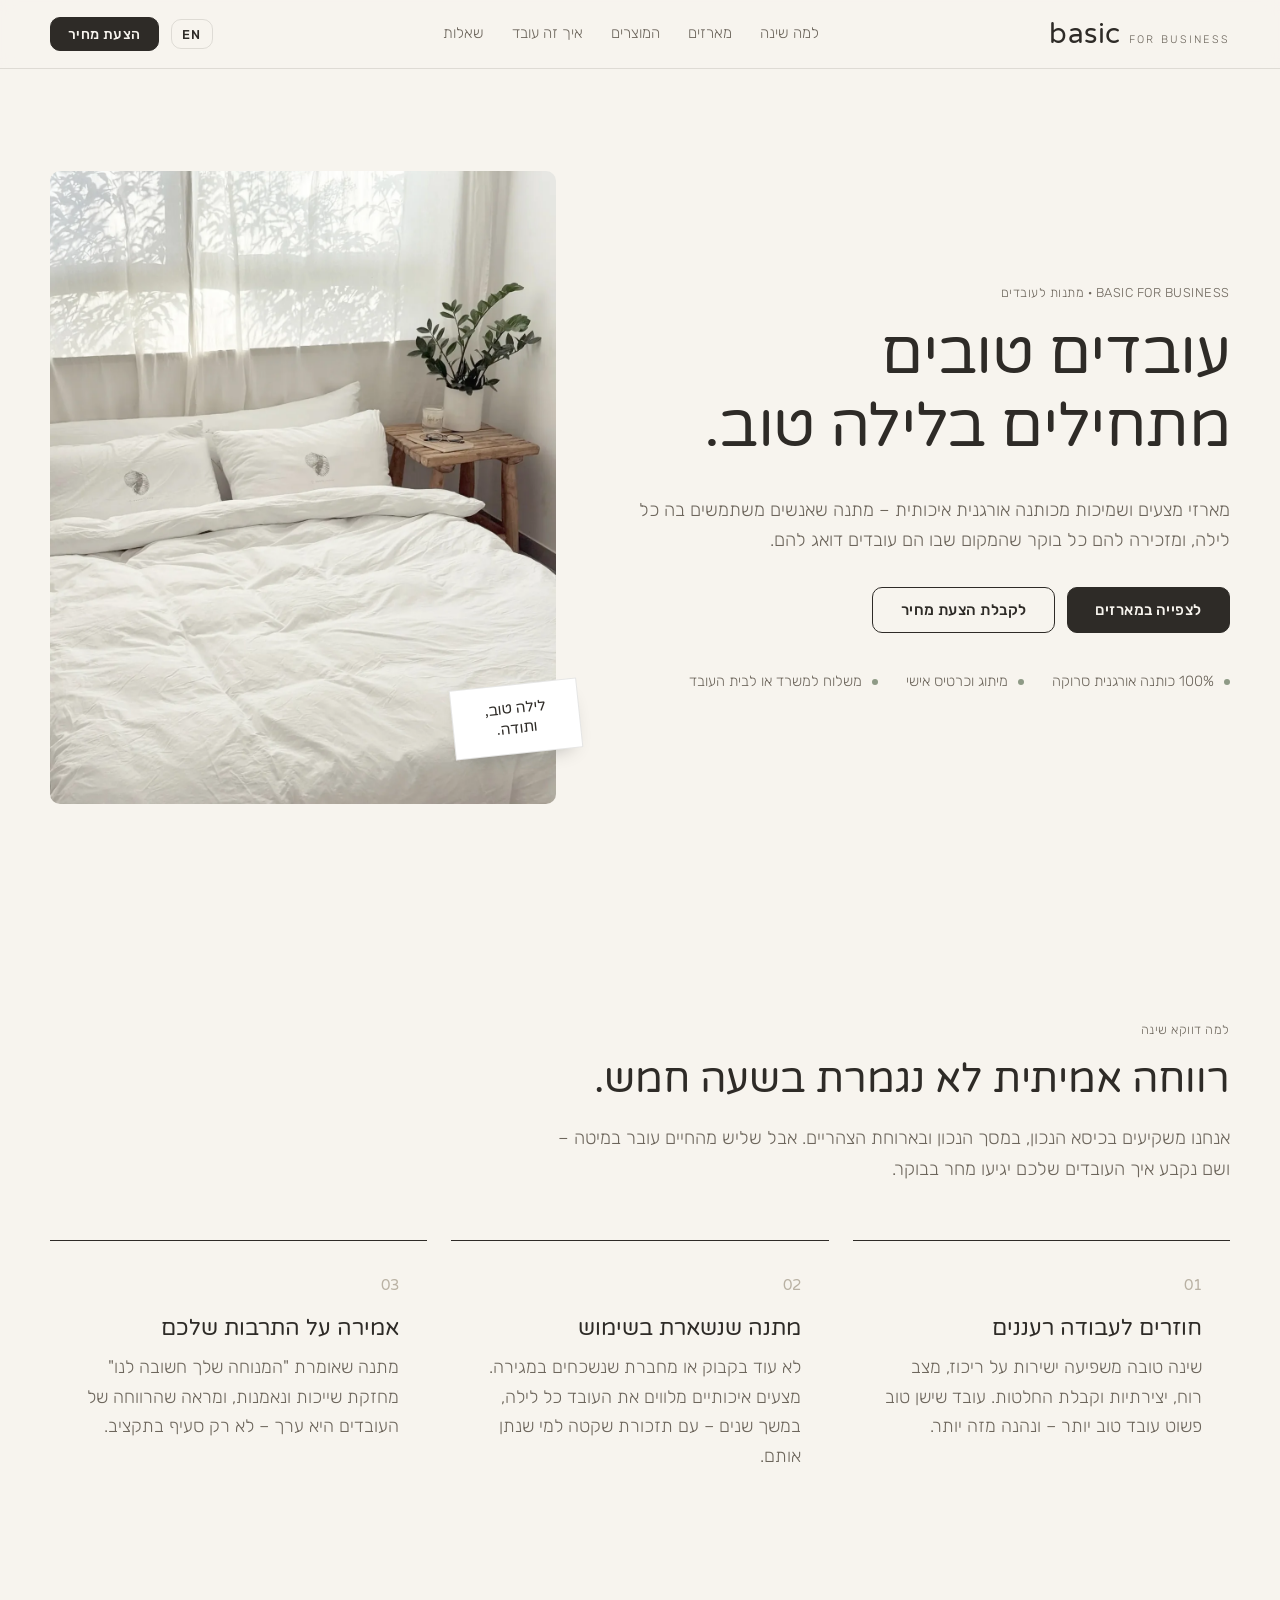
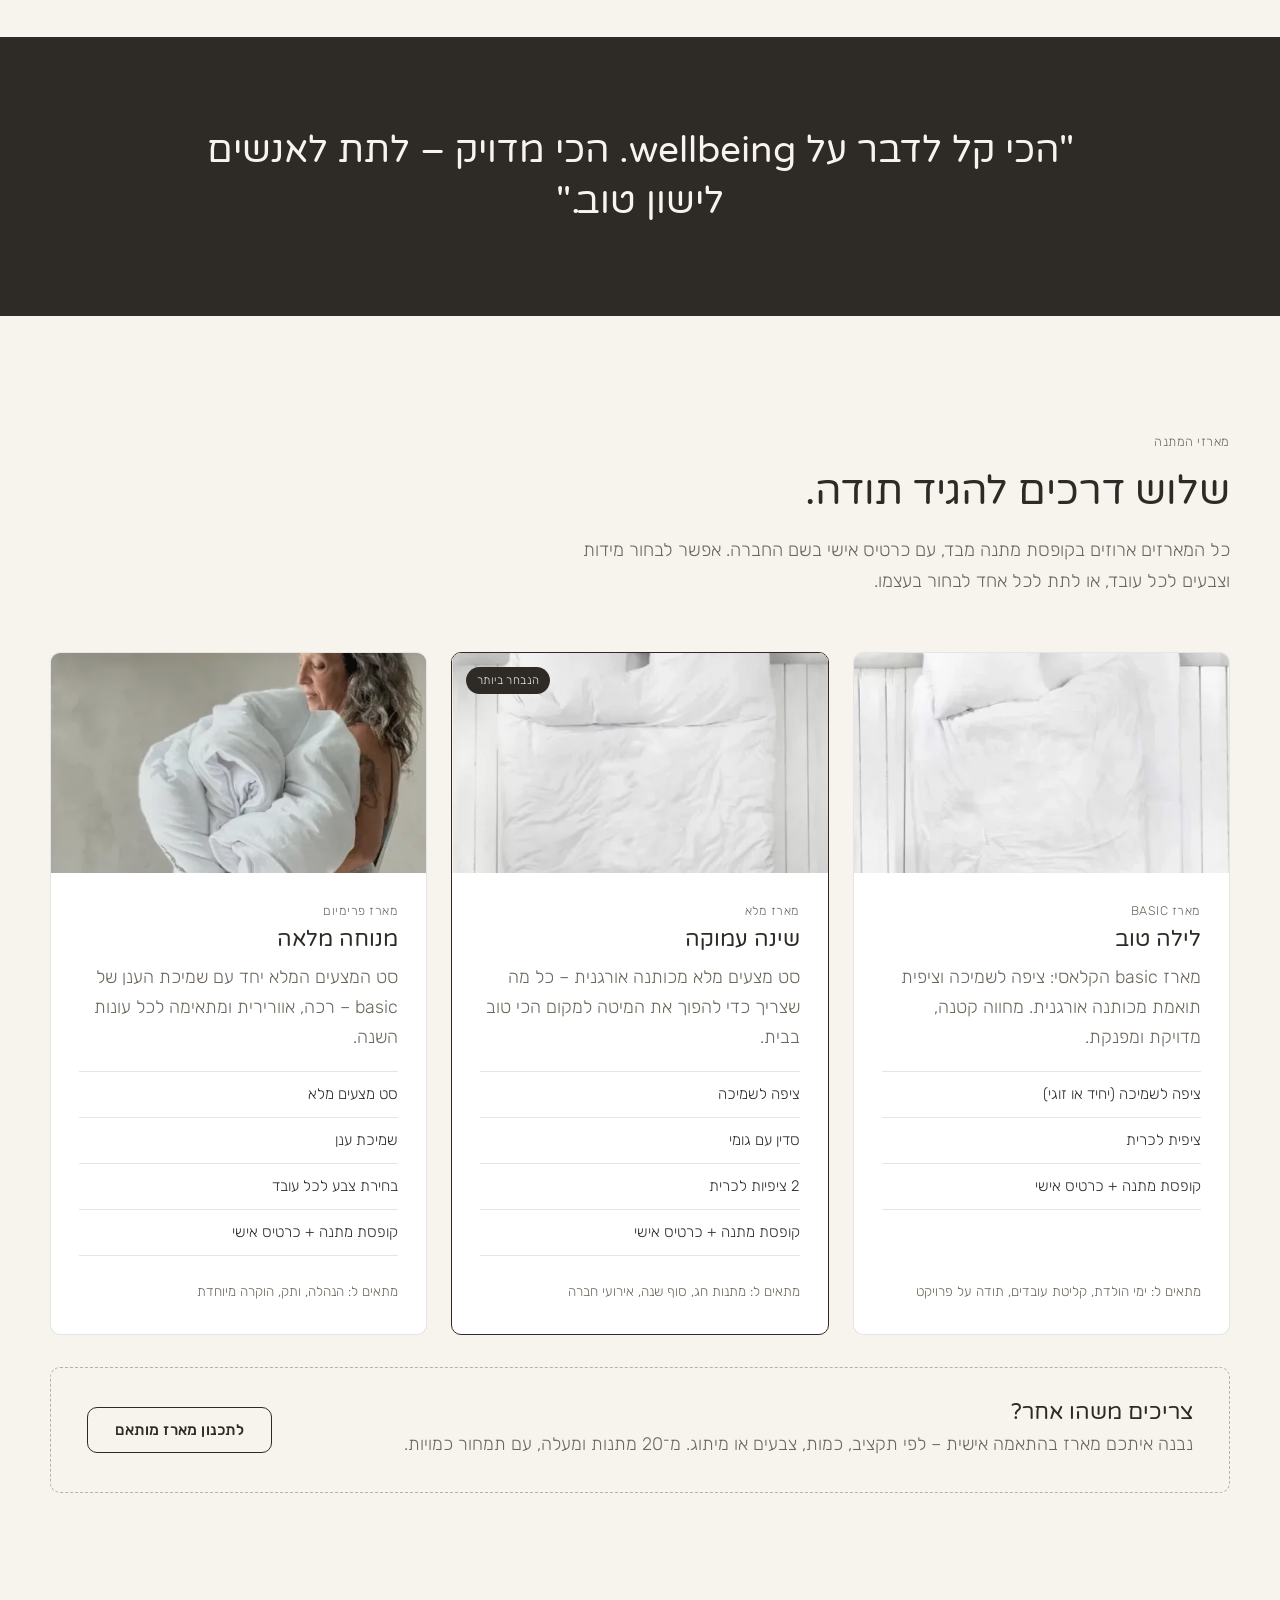
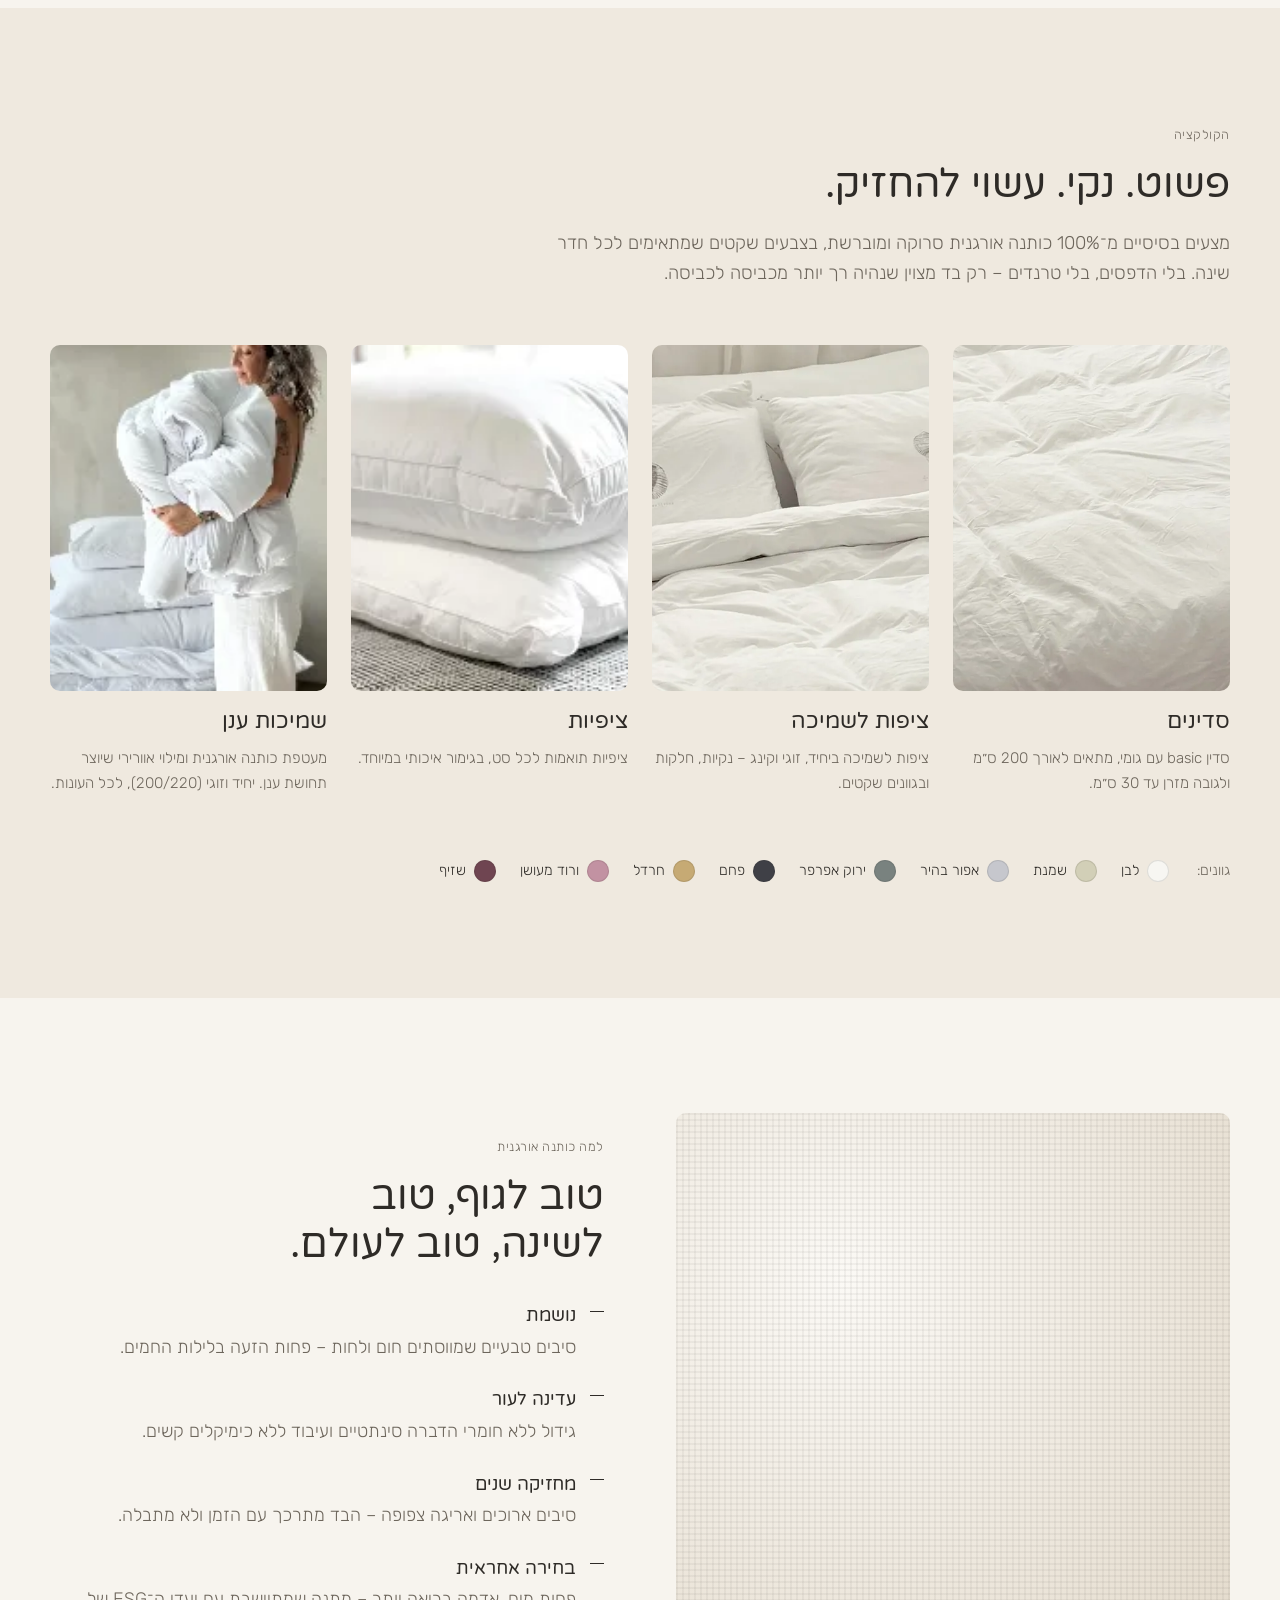
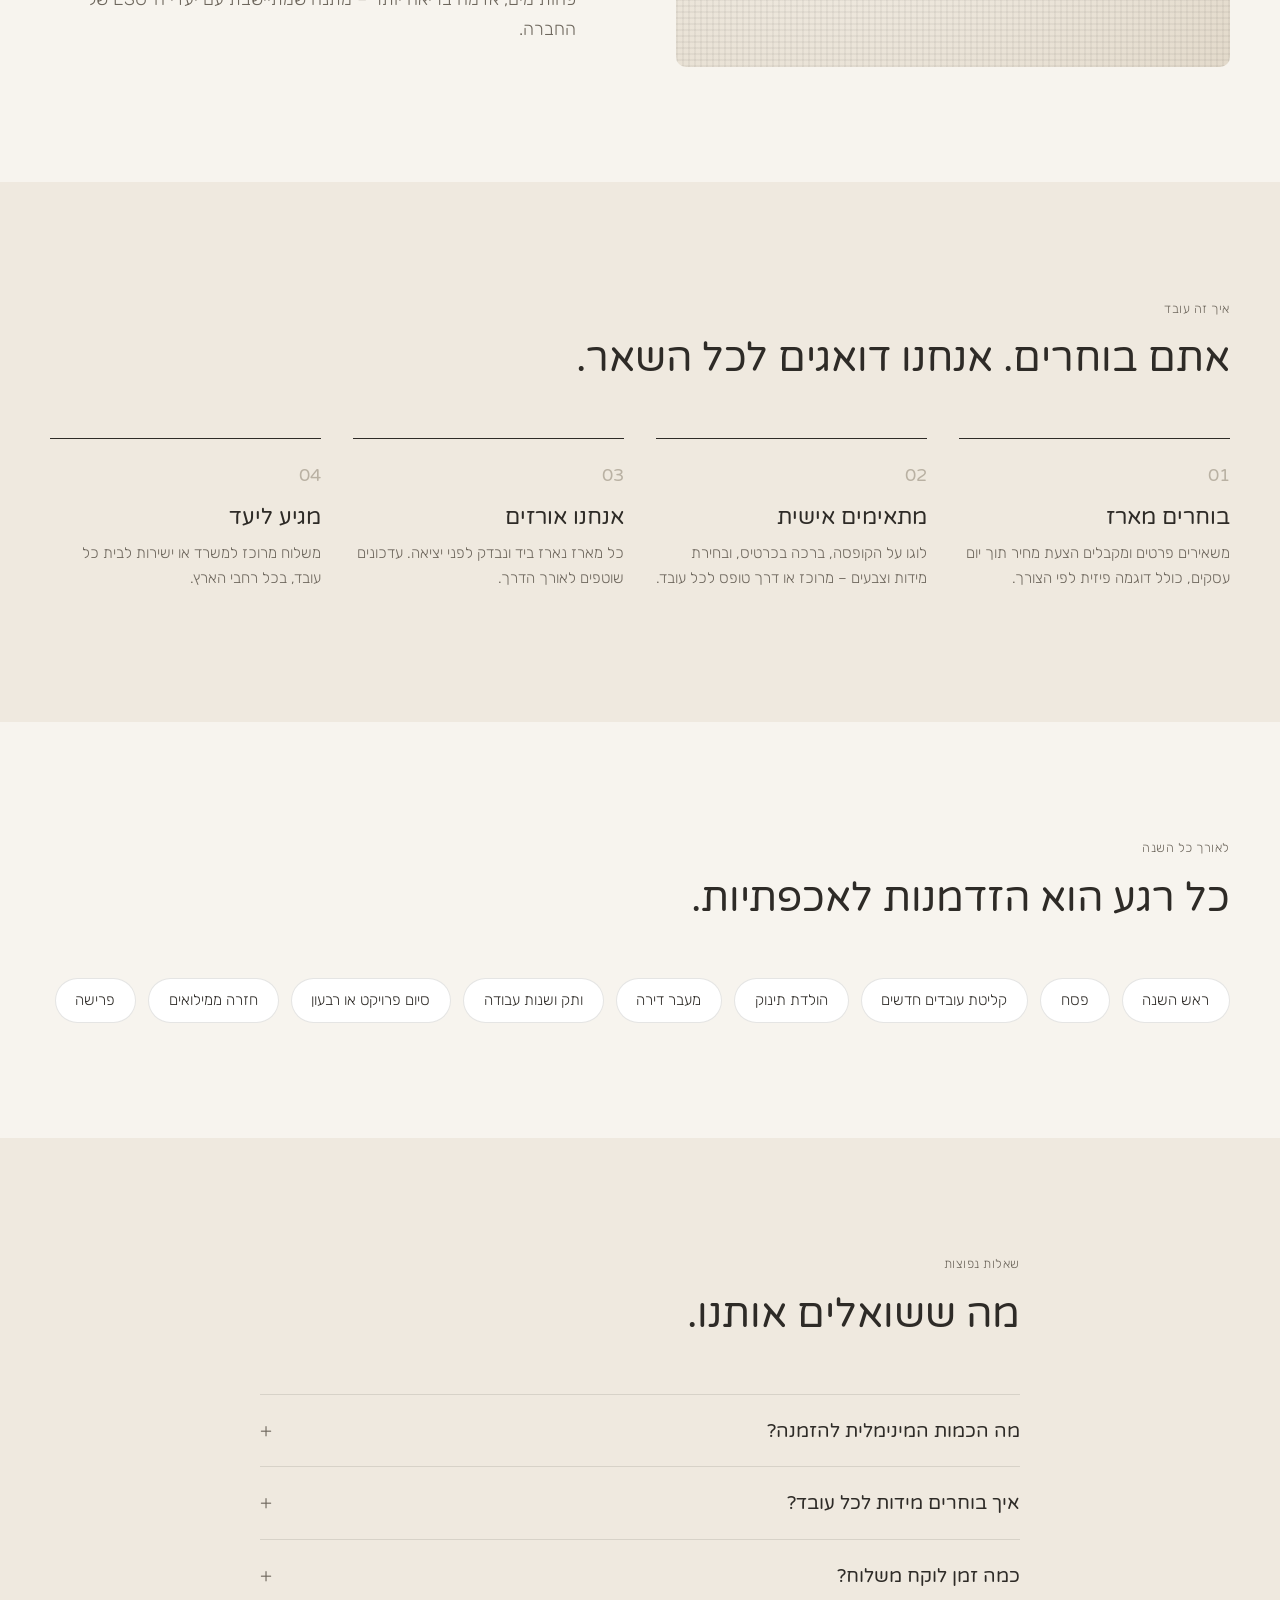
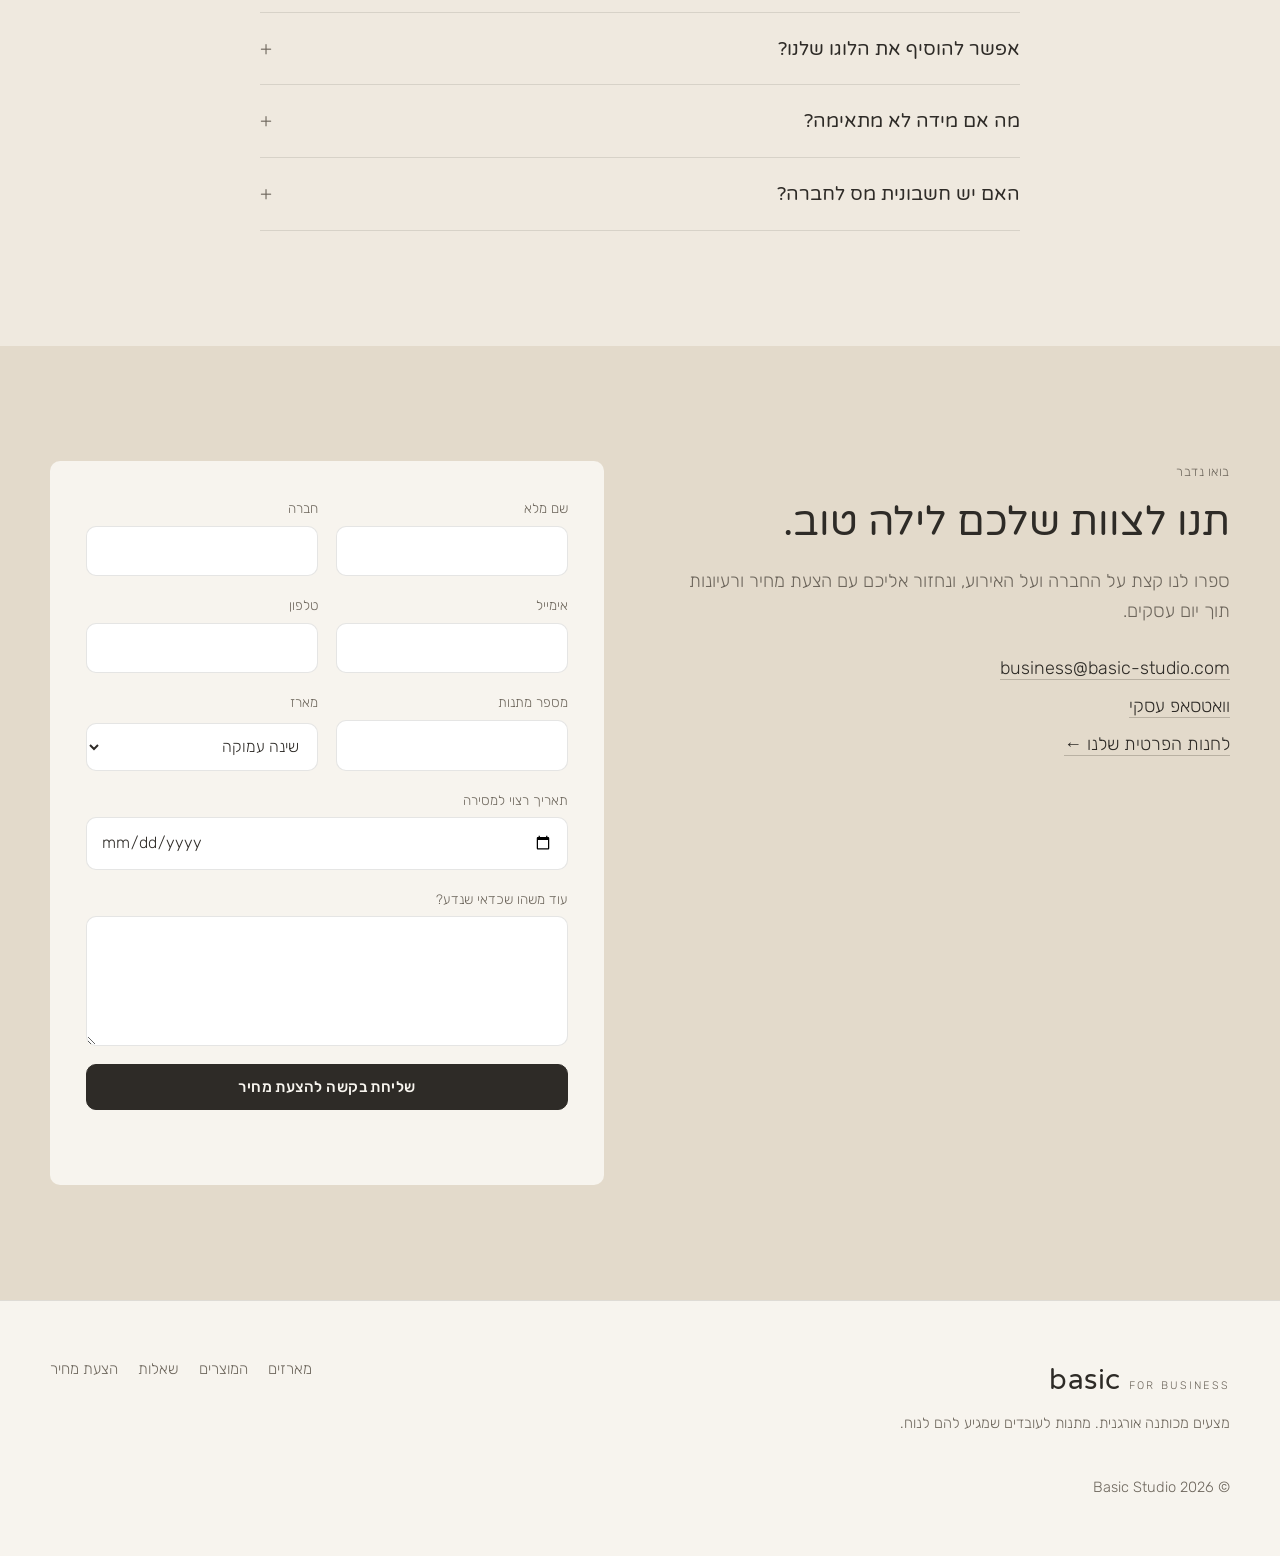
<file: index.html>
<!doctype html>
<html lang="he" dir="rtl">
<head>
  <meta charset="utf-8">
  <meta name="viewport" content="width=device-width, initial-scale=1">
  <title>basic · מתנות שינה לעובדים</title>
  <meta name="description" content="מצעים ושמיכות מכותנה אורגנית איכותית – מארזי מתנה לחברות שרוצות עובדים ערניים, רגועים ומוקירים. משלוחים לכל הארץ.">
  <link rel="preconnect" href="https://fonts.googleapis.com">
  <link rel="preconnect" href="https://fonts.gstatic.com" crossorigin>
  <link href="https://fonts.googleapis.com/css2?family=Rubik:wght@300;400;500&family=Varela+Round&display=swap" rel="stylesheet">
  <link rel="stylesheet" href="assets/styles.css">
</head>
<body>

<header class="nav" id="top">
  <div class="wrap nav__inner">
    <a href="#top" class="logo">basic<span class="logo__sub">for business</span></a>
    <nav class="nav__links" aria-label="Main">
      <a href="#why" data-i18n="nav.why">למה שינה</a>
      <a href="#packages" data-i18n="nav.packages">מארזים</a>
      <a href="#collection" data-i18n="nav.collection">המוצרים</a>
      <a href="#how" data-i18n="nav.how">איך זה עובד</a>
      <a href="#faq" data-i18n="nav.faq">שאלות</a>
    </nav>
    <div class="nav__actions">
      <button class="lang" id="langToggle" type="button" aria-label="Switch language">EN</button>
      <a href="#quote" class="btn btn--small" data-i18n="nav.cta">הצעת מחיר</a>
    </div>
  </div>
</header>

<main>

  <!-- HERO -->
  <section class="hero">
    <div class="wrap hero__inner">
      <div class="hero__text">
        <p class="eyebrow" data-i18n="hero.eyebrow">basic for business · מתנות לעובדים</p>
        <h1 data-i18n="hero.title">עובדים טובים<br>מתחילים בלילה טוב.</h1>
        <p class="lead" data-i18n="hero.lead">מארזי מצעים ושמיכות מכותנה אורגנית איכותית – מתנה שאנשים משתמשים בה כל לילה, ומזכירה להם כל בוקר שהמקום שבו הם עובדים דואג להם.</p>
        <div class="hero__ctas">
          <a href="#packages" class="btn" data-i18n="hero.cta1">לצפייה במארזים</a>
          <a href="#quote" class="btn btn--ghost" data-i18n="hero.cta2">לקבלת הצעת מחיר</a>
        </div>
        <ul class="hero__facts">
          <li data-i18n="hero.f1">100% כותנה אורגנית סרוקה</li>
          <li data-i18n="hero.f2">מיתוג וכרטיס אישי</li>
          <li data-i18n="hero.f3">משלוח למשרד או לבית העובד</li>
        </ul>
      </div>
      <figure class="hero__visual">
        <img src="assets/photos/bedroom.webp" width="1200" height="1600" alt="" data-i18n-alt="img.hero">
        <div class="tag" aria-hidden="true"><span data-i18n="hero.tag">לילה טוב,<br>ותודה.</span></div>
      </figure>
    </div>
  </section>

  <!-- WHY SLEEP -->
  <section class="section" id="why">
    <div class="wrap">
      <div class="section__head">
        <p class="eyebrow" data-i18n="why.eyebrow">למה דווקא שינה</p>
        <h2 data-i18n="why.title">רווחה אמיתית לא נגמרת בשעה חמש.</h2>
        <p class="section__lead" data-i18n="why.lead">אנחנו משקיעים בכיסא הנכון, במסך הנכון ובארוחת הצהריים. אבל שליש מהחיים עובר במיטה – ושם נקבע איך העובדים שלכם יגיעו מחר בבוקר.</p>
      </div>
      <div class="cards cards--3">
        <article class="card">
          <span class="card__num">01</span>
          <h3 data-i18n="why.c1t">חוזרים לעבודה רעננים</h3>
          <p data-i18n="why.c1p">שינה טובה משפיעה ישירות על ריכוז, מצב רוח, יצירתיות וקבלת החלטות. עובד שישן טוב פשוט עובד טוב יותר – ונהנה מזה יותר.</p>
        </article>
        <article class="card">
          <span class="card__num">02</span>
          <h3 data-i18n="why.c2t">מתנה שנשארת בשימוש</h3>
          <p data-i18n="why.c2p">לא עוד בקבוק או מחברת שנשכחים במגירה. מצעים איכותיים מלווים את העובד כל לילה, במשך שנים – עם תזכורת שקטה למי שנתן אותם.</p>
        </article>
        <article class="card">
          <span class="card__num">03</span>
          <h3 data-i18n="why.c3t">אמירה על התרבות שלכם</h3>
          <p data-i18n="why.c3p">מתנה שאומרת "המנוחה שלך חשובה לנו" מחזקת שייכות ונאמנות, ומראה שהרווחה של העובדים היא ערך – לא רק סעיף בתקציב.</p>
        </article>
      </div>
    </div>
  </section>

  <!-- QUOTE BAND -->
  <section class="band">
    <div class="wrap band__inner">
      <p class="band__quote" data-i18n="band.quote">"הכי קל לדבר על wellbeing. הכי מדויק – לתת לאנשים לישון טוב."</p>
    </div>
  </section>

  <!-- PACKAGES -->
  <section class="section" id="packages">
    <div class="wrap">
      <div class="section__head">
        <p class="eyebrow" data-i18n="pk.eyebrow">מארזי המתנה</p>
        <h2 data-i18n="pk.title">שלוש דרכים להגיד תודה.</h2>
        <p class="section__lead" data-i18n="pk.lead">כל המארזים ארוזים בקופסת מתנה מבד, עם כרטיס אישי בשם החברה. אפשר לבחור מידות וצבעים לכל עובד, או לתת לכל אחד לבחור בעצמו.</p>
      </div>

      <div class="packages">
        <article class="pkg">
          <img class="pkg__img" src="assets/photos/single-set.webp" width="434" height="385" loading="lazy" alt="" data-i18n-alt="img.pk1">
          <div class="pkg__body">
            <p class="pkg__label" data-i18n="pk1.label">מארז basic</p>
            <h3 data-i18n="pk1.name">לילה טוב</h3>
            <p data-i18n="pk1.desc">מארז basic הקלאסי: ציפה לשמיכה וציפית תואמת מכותנה אורגנית. מחווה קטנה, מדויקת ומפנקת.</p>
            <ul class="pkg__list">
              <li data-i18n="pk1.i1">ציפה לשמיכה (יחיד או זוגי)</li>
              <li data-i18n="pk1.i2">ציפית לכרית</li>
              <li data-i18n="pk1.i3">קופסת מתנה + כרטיס אישי</li>
            </ul>
            <p class="pkg__for" data-i18n="pk1.for">מתאים ל: ימי הולדת, קליטת עובדים, תודה על פרויקט</p>
          </div>
        </article>

        <article class="pkg pkg--featured">
          <p class="pkg__badge" data-i18n="pk2.badge">הנבחר ביותר</p>
          <img class="pkg__img" src="assets/photos/double-set.webp" width="434" height="385" loading="lazy" alt="" data-i18n-alt="img.pk2">
          <div class="pkg__body">
            <p class="pkg__label" data-i18n="pk2.label">מארז מלא</p>
            <h3 data-i18n="pk2.name">שינה עמוקה</h3>
            <p data-i18n="pk2.desc">סט מצעים מלא מכותנה אורגנית – כל מה שצריך כדי להפוך את המיטה למקום הכי טוב בבית.</p>
            <ul class="pkg__list">
              <li data-i18n="pk2.i1">ציפה לשמיכה</li>
              <li data-i18n="pk2.i2">סדין עם גומי</li>
              <li data-i18n="pk2.i3">2 ציפיות לכרית</li>
              <li data-i18n="pk2.i4">קופסת מתנה + כרטיס אישי</li>
            </ul>
            <p class="pkg__for" data-i18n="pk2.for">מתאים ל: מתנות חג, סוף שנה, אירועי חברה</p>
          </div>
        </article>

        <article class="pkg">
          <img class="pkg__img" src="assets/photos/cloud-hug-wide.webp" width="625" height="286" loading="lazy" alt="" data-i18n-alt="img.pk3">
          <div class="pkg__body">
            <p class="pkg__label" data-i18n="pk3.label">מארז פרימיום</p>
            <h3 data-i18n="pk3.name">מנוחה מלאה</h3>
            <p data-i18n="pk3.desc">סט המצעים המלא יחד עם שמיכת הענן של basic – רכה, אוורירית ומתאימה לכל עונות השנה.</p>
            <ul class="pkg__list">
              <li data-i18n="pk3.i1">סט מצעים מלא</li>
              <li data-i18n="pk3.i2">שמיכת ענן</li>
              <li data-i18n="pk3.i3">בחירת צבע לכל עובד</li>
              <li data-i18n="pk3.i4">קופסת מתנה + כרטיס אישי</li>
            </ul>
            <p class="pkg__for" data-i18n="pk3.for">מתאים ל: הנהלה, ותק, הוקרה מיוחדת</p>
          </div>
        </article>
      </div>

      <div class="custom">
        <div>
          <h3 data-i18n="custom.title">צריכים משהו אחר?</h3>
          <p data-i18n="custom.text">נבנה איתכם מארז בהתאמה אישית – לפי תקציב, כמות, צבעים או מיתוג. מ־20 מתנות ומעלה, עם תמחור כמויות.</p>
        </div>
        <a href="#quote" class="btn btn--ghost" data-i18n="custom.cta">לתכנון מארז מותאם</a>
      </div>
    </div>
  </section>

  <!-- COLLECTION -->
  <section class="section section--tint" id="collection">
    <div class="wrap">
      <div class="section__head">
        <p class="eyebrow" data-i18n="col.eyebrow">הקולקציה</p>
        <h2 data-i18n="col.title">פשוט. נקי. עשוי להחזיק.</h2>
        <p class="section__lead" data-i18n="col.lead">מצעים בסיסיים מ־100% כותנה אורגנית סרוקה ומוברשת, בצבעים שקטים שמתאימים לכל חדר שינה. בלי הדפסים, בלי טרנדים – רק בד מצוין שנהיה רך יותר מכביסה לכביסה.</p>
      </div>
      <div class="products">
        <article class="product">
          <img class="product__img" src="assets/photos/duvet-texture.webp" loading="lazy" alt="" data-i18n-alt="img.p1">
          <h3 data-i18n="col.p1t">סדינים</h3>
          <p data-i18n="col.p1p">סדין basic עם גומי, מתאים לאורך 200 ס״מ ולגובה מזרן עד 30 ס״מ.</p>
        </article>
        <article class="product">
          <img class="product__img" src="assets/photos/bed-pillows.webp" loading="lazy" alt="" data-i18n-alt="img.p2">
          <h3 data-i18n="col.p2t">ציפות לשמיכה</h3>
          <p data-i18n="col.p2p">ציפות לשמיכה ביחיד, זוגי וקינג – נקיות, חלקות ובגוונים שקטים.</p>
        </article>
        <article class="product">
          <img class="product__img" src="assets/photos/pillows-thumb.webp" loading="lazy" alt="" data-i18n-alt="img.p3">
          <h3 data-i18n="col.p3t">ציפיות</h3>
          <p data-i18n="col.p3p">ציפיות תואמות לכל סט, בגימור איכותי במיוחד.</p>
        </article>
        <article class="product">
          <img class="product__img" src="assets/photos/cloud-thumb.webp" loading="lazy" alt="" data-i18n-alt="img.p4">
          <h3 data-i18n="col.p4t">שמיכות ענן</h3>
          <p data-i18n="col.p4p">מעטפת כותנה אורגנית ומילוי אוורירי שיוצר תחושת ענן. יחיד וזוגי (200/220), לכל העונות.</p>
        </article>
      </div>
      <div class="swatches">
        <p data-i18n="col.colors">גוונים:</p>
        <ul>
          <li><span style="--c:#f7f6f2"></span><em data-i18n="col.c1">לבן</em></li>
          <li><span style="--c:#d2cfb7"></span><em data-i18n="col.c2">שמנת</em></li>
          <li><span style="--c:#c6c7cd"></span><em data-i18n="col.c3">אפור בהיר</em></li>
          <li><span style="--c:#79827f"></span><em data-i18n="col.c4">ירוק אפרפר</em></li>
          <li><span style="--c:#3f4046"></span><em data-i18n="col.c5">פחם</em></li>
          <li><span style="--c:#c6aa74"></span><em data-i18n="col.c6">חרדל</em></li>
          <li><span style="--c:#c292a2"></span><em data-i18n="col.c7">ורוד מעושן</em></li>
          <li><span style="--c:#6f4551"></span><em data-i18n="col.c8">שזיף</em></li>
        </ul>
      </div>
    </div>
  </section>

  <!-- ORGANIC -->
  <section class="section" id="organic">
    <div class="wrap split">
      <div class="split__visual" aria-hidden="true">
        <div class="weave"></div>
      </div>
      <div>
        <p class="eyebrow" data-i18n="org.eyebrow">למה כותנה אורגנית</p>
        <h2 data-i18n="org.title">טוב לגוף, טוב לשינה, טוב לעולם.</h2>
        <ul class="ticks">
          <li><strong data-i18n="org.t1">נושמת</strong><span data-i18n="org.p1">סיבים טבעיים שמווסתים חום ולחות – פחות הזעה בלילות החמים.</span></li>
          <li><strong data-i18n="org.t2">עדינה לעור</strong><span data-i18n="org.p2">גידול ללא חומרי הדברה סינתטיים ועיבוד ללא כימיקלים קשים.</span></li>
          <li><strong data-i18n="org.t3">מחזיקה שנים</strong><span data-i18n="org.p3">סיבים ארוכים ואריגה צפופה – הבד מתרכך עם הזמן ולא מתבלה.</span></li>
          <li><strong data-i18n="org.t4">בחירה אחראית</strong><span data-i18n="org.p4">פחות מים, אדמה בריאה יותר – מתנה שמתיישבת עם יעדי ה־ESG של החברה.</span></li>
        </ul>
      </div>
    </div>
  </section>

  <!-- HOW IT WORKS -->
  <section class="section section--tint" id="how">
    <div class="wrap">
      <div class="section__head">
        <p class="eyebrow" data-i18n="how.eyebrow">איך זה עובד</p>
        <h2 data-i18n="how.title">אתם בוחרים. אנחנו דואגים לכל השאר.</h2>
      </div>
      <ol class="steps">
        <li>
          <h3 data-i18n="how.s1t">בוחרים מארז</h3>
          <p data-i18n="how.s1p">משאירים פרטים ומקבלים הצעת מחיר תוך יום עסקים, כולל דוגמה פיזית לפי הצורך.</p>
        </li>
        <li>
          <h3 data-i18n="how.s2t">מתאימים אישית</h3>
          <p data-i18n="how.s2p">לוגו על הקופסה, ברכה בכרטיס, ובחירת מידות וצבעים – מרוכז או דרך טופס לכל עובד.</p>
        </li>
        <li>
          <h3 data-i18n="how.s3t">אנחנו אורזים</h3>
          <p data-i18n="how.s3p">כל מארז נארז ביד ונבדק לפני יציאה. עדכונים שוטפים לאורך הדרך.</p>
        </li>
        <li>
          <h3 data-i18n="how.s4t">מגיע ליעד</h3>
          <p data-i18n="how.s4p">משלוח מרוכז למשרד או ישירות לבית כל עובד, בכל רחבי הארץ.</p>
        </li>
      </ol>
    </div>
  </section>

  <!-- OCCASIONS -->
  <section class="section" id="occasions">
    <div class="wrap">
      <div class="section__head">
        <p class="eyebrow" data-i18n="occ.eyebrow">לאורך כל השנה</p>
        <h2 data-i18n="occ.title">כל רגע הוא הזדמנות לאכפתיות.</h2>
      </div>
      <ul class="chips">
        <li data-i18n="occ.1">ראש השנה</li>
        <li data-i18n="occ.2">פסח</li>
        <li data-i18n="occ.3">קליטת עובדים חדשים</li>
        <li data-i18n="occ.4">הולדת תינוק</li>
        <li data-i18n="occ.5">מעבר דירה</li>
        <li data-i18n="occ.6">ותק ושנות עבודה</li>
        <li data-i18n="occ.7">סיום פרויקט או רבעון</li>
        <li data-i18n="occ.8">חזרה ממילואים</li>
        <li data-i18n="occ.9">פרישה</li>
      </ul>
    </div>
  </section>

  <!-- FAQ -->
  <section class="section section--tint" id="faq">
    <div class="wrap wrap--narrow">
      <div class="section__head">
        <p class="eyebrow" data-i18n="faq.eyebrow">שאלות נפוצות</p>
        <h2 data-i18n="faq.title">מה ששואלים אותנו.</h2>
      </div>
      <details>
        <summary data-i18n="faq.q1">מה הכמות המינימלית להזמנה?</summary>
        <p data-i18n="faq.a1">מארזים מוכנים ניתן להזמין מ־10 יחידות. מארזים בהתאמה אישית ותמחור כמויות – מ־20 יחידות.</p>
      </details>
      <details>
        <summary data-i18n="faq.q2">איך בוחרים מידות לכל עובד?</summary>
        <p data-i18n="faq.a2">אפשר לבחור מידה אחת לכולם, לשלוח לנו רשימה, או שנשלח לכל עובד קישור אישי לבחירת מידה וצבע – בלי שתצטרכו לנהל את זה.</p>
      </details>
      <details>
        <summary data-i18n="faq.q3">כמה זמן לוקח משלוח?</summary>
        <p data-i18n="faq.a3">מארזים מהמלאי יוצאים תוך 5–10 ימי עסקים. לקראת חגים מומלץ להזמין לפחות 3–4 שבועות מראש.</p>
      </details>
      <details>
        <summary data-i18n="faq.q4">אפשר להוסיף את הלוגו שלנו?</summary>
        <p data-i18n="faq.a4">כן. הלוגו מוטבע על קופסת המתנה ועל הכרטיס. המוצרים עצמם נשארים נקיים – כך שהעובדים ישמחו להשתמש בהם בבית.</p>
      </details>
      <details>
        <summary data-i18n="faq.q5">מה אם מידה לא מתאימה?</summary>
        <p data-i18n="faq.a5">כל עובד יכול להחליף מידה או צבע תוך 30 יום, ישירות מולנו.</p>
      </details>
      <details>
        <summary data-i18n="faq.q6">האם יש חשבונית מס לחברה?</summary>
        <p data-i18n="faq.a6">כמובן. אנחנו עובדים מול חברות עם הצעת מחיר מסודרת, הזמנת רכש וחשבונית מס.</p>
      </details>
    </div>
  </section>

  <!-- QUOTE FORM -->
  <section class="section quote" id="quote">
    <div class="wrap split split--form">
      <div>
        <p class="eyebrow" data-i18n="q.eyebrow">בואו נדבר</p>
        <h2 data-i18n="q.title">תנו לצוות שלכם לילה טוב.</h2>
        <p class="section__lead" data-i18n="q.lead">ספרו לנו קצת על החברה ועל האירוע, ונחזור אליכם עם הצעת מחיר ורעיונות תוך יום עסקים.</p>
        <ul class="contact">
          <li><a href="mailto:business@basic-studio.com">business@basic-studio.com</a></li>
          <li><a href="https://wa.me/972500000000" target="_blank" rel="noopener" data-i18n="q.whatsapp">וואטסאפ עסקי</a></li>
          <li><a href="https://www.basic-studio.com" target="_blank" rel="noopener" data-i18n="q.shop">לחנות הפרטית שלנו ←</a></li>
        </ul>
      </div>
      <form class="form" id="quoteForm" novalidate>
        <div class="form__row">
          <label><span data-i18n="q.name">שם מלא</span><input name="name" required autocomplete="name"></label>
          <label><span data-i18n="q.company">חברה</span><input name="company" required autocomplete="organization"></label>
        </div>
        <div class="form__row">
          <label><span data-i18n="q.email">אימייל</span><input name="email" type="email" required autocomplete="email" dir="ltr"></label>
          <label><span data-i18n="q.phone">טלפון</span><input name="phone" type="tel" autocomplete="tel" dir="ltr"></label>
        </div>
        <div class="form__row">
          <label><span data-i18n="q.qty">מספר מתנות</span><input name="quantity" type="number" min="1" inputmode="numeric"></label>
          <label><span data-i18n="q.pkg">מארז</span>
            <select name="package">
              <option value="good-night" data-i18n="q.o1">לילה טוב</option>
              <option value="deep-sleep" data-i18n="q.o2" selected>שינה עמוקה</option>
              <option value="full-rest" data-i18n="q.o3">מנוחה מלאה</option>
              <option value="custom" data-i18n="q.o4">בהתאמה אישית</option>
              <option value="unsure" data-i18n="q.o5">עוד לא בטוחים</option>
            </select>
          </label>
        </div>
        <label><span data-i18n="q.date">תאריך רצוי למסירה</span><input name="date" type="date"></label>
        <label><span data-i18n="q.msg">עוד משהו שכדאי שנדע?</span><textarea name="message" rows="4"></textarea></label>
        <button class="btn btn--full" type="submit" data-i18n="q.submit">שליחת בקשה להצעת מחיר</button>
        <p class="form__note" id="formNote" role="status" aria-live="polite"></p>
      </form>
    </div>
  </section>

</main>

<footer class="footer">
  <div class="wrap footer__inner">
    <div>
      <a href="#top" class="logo">basic<span class="logo__sub">for business</span></a>
      <p data-i18n="f.tag">מצעים מכותנה אורגנית. מתנות לעובדים שמגיע להם לנוח.</p>
    </div>
    <div class="footer__links">
      <a href="#packages" data-i18n="nav.packages">מארזים</a>
      <a href="#collection" data-i18n="nav.collection">המוצרים</a>
      <a href="#faq" data-i18n="nav.faq">שאלות</a>
      <a href="#quote" data-i18n="nav.cta">הצעת מחיר</a>
    </div>
    <p class="footer__copy">© <span id="year"></span> Basic Studio</p>
  </div>
</footer>

<script src="assets/script.js"></script>
</body>
</html>
</file>
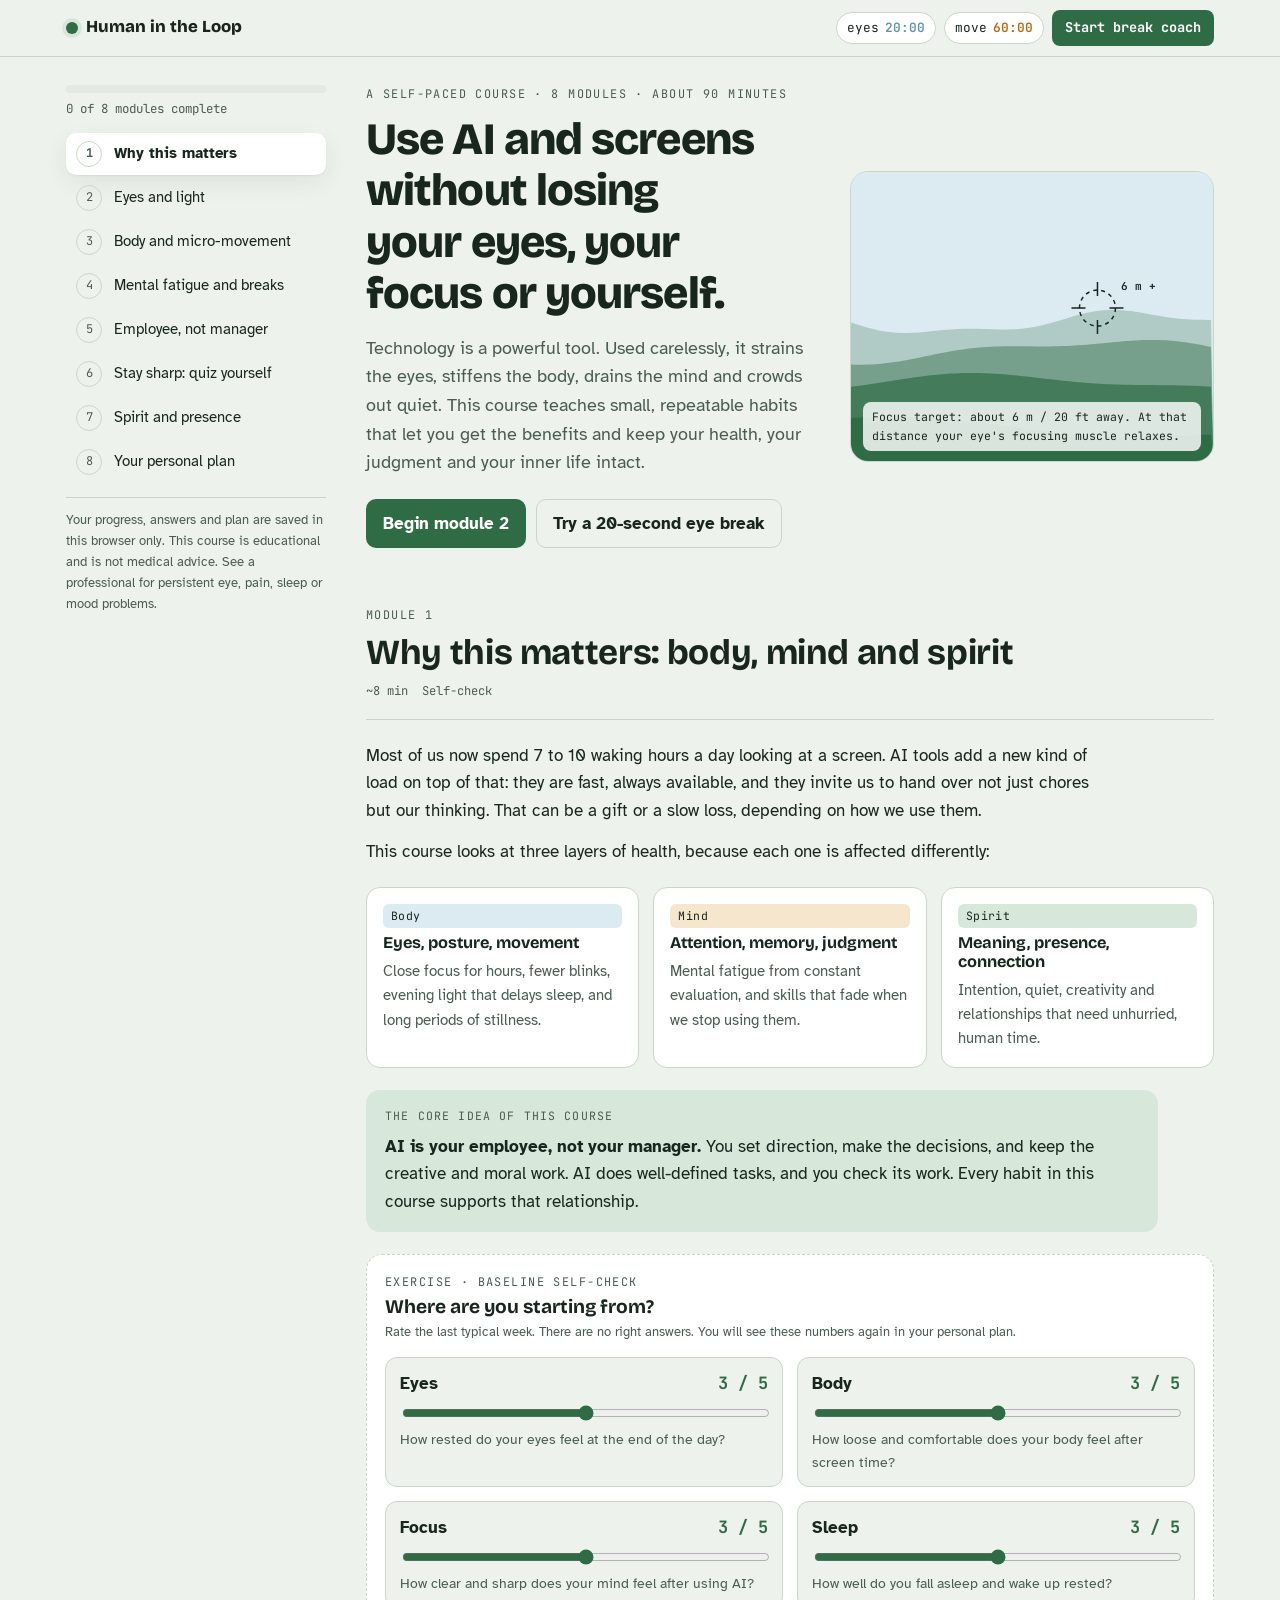
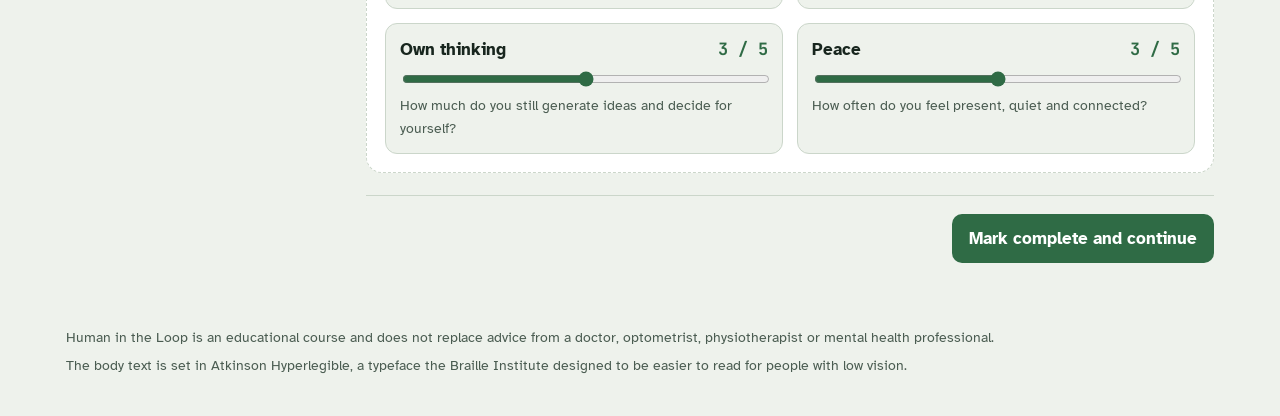
<file: course/index.html>
<!doctype html>
<html lang="en">
<head>
<meta charset="utf-8">
<meta name="viewport" content="width=device-width, initial-scale=1, viewport-fit=cover">
<title>Human in the Loop</title>
<meta name="description" content="A self-paced course on using AI and screens in ways that protect your body, mind and spirit.">
<link rel="preconnect" href="https://fonts.googleapis.com">
<link rel="preconnect" href="https://fonts.gstatic.com" crossorigin>
<link rel="stylesheet" href="https://fonts.googleapis.com/css2?family=Bricolage+Grotesque:opsz,wght@12..96,500;12..96,700;12..96,800&family=Atkinson+Hyperlegible:ital,wght@0,400;0,700;1,400&family=JetBrains+Mono:wght@400;600&display=swap">
<style>
:root{
  color-scheme: light;
  --bg:#EEF2EC;
  --surface:#FFFFFF;
  --surface-2:#E3EAE1;
  --ink:#18261E;
  --ink-2:#4A5C51;
  --line:#CBD6CA;
  --moss:#2F6B45;
  --moss-ink:#FFFFFF;
  --moss-soft:#D7E8DA;
  --sky:#5E93AA;
  --sky-soft:#DCEBF1;
  --amber:#B06A12;
  --amber-soft:#F6E6CD;
  --good:#2F6B45;
  --bad:#A53A2A;
  --bad-soft:#F5DCD6;
  --shadow:0 1px 2px rgba(24,38,30,.06),0 8px 24px rgba(24,38,30,.07);
  --display:"Bricolage Grotesque", "Avenir Next", "Segoe UI", system-ui, sans-serif;
  --body:"Atkinson Hyperlegible", "Verdana", "Segoe UI", system-ui, sans-serif;
  --mono:"JetBrains Mono", ui-monospace, "SFMono-Regular", Menlo, monospace;
}
@media (prefers-color-scheme: dark){
  :root:not([data-theme="light"]){
    color-scheme: dark;
    --bg:#0F1612; --surface:#17211B; --surface-2:#1E2B23; --ink:#E3ECE4; --ink-2:#A3B5A8; --line:#2C3C32;
    --moss:#7DBB8F; --moss-ink:#0F1612; --moss-soft:#1F3627; --sky:#8CBCD0; --sky-soft:#1B2E36;
    --amber:#E6A95A; --amber-soft:#35291A; --good:#7DBB8F; --bad:#E58B7A; --bad-soft:#3A221D;
    --shadow:0 1px 2px rgba(0,0,0,.3),0 8px 24px rgba(0,0,0,.25);
  }
}
:root[data-theme="dark"]{
  color-scheme: dark;
  --bg:#0F1612; --surface:#17211B; --surface-2:#1E2B23; --ink:#E3ECE4; --ink-2:#A3B5A8; --line:#2C3C32;
  --moss:#7DBB8F; --moss-ink:#0F1612; --moss-soft:#1F3627; --sky:#8CBCD0; --sky-soft:#1B2E36;
  --amber:#E6A95A; --amber-soft:#35291A; --good:#7DBB8F; --bad:#E58B7A; --bad-soft:#3A221D;
  --shadow:0 1px 2px rgba(0,0,0,.3),0 8px 24px rgba(0,0,0,.25);
}
*{box-sizing:border-box}
[hidden]{display:none!important}
html{scroll-behavior:smooth}
@media (prefers-reduced-motion: reduce){html{scroll-behavior:auto}*{animation:none!important;transition:none!important}}
body{margin:0;background:var(--bg);color:var(--ink);font-family:var(--body);font-size:17px;line-height:1.6}
a{color:var(--moss)}
:focus-visible{outline:3px solid var(--sky);outline-offset:2px;border-radius:4px}
h1,h2,h3{font-family:var(--display);text-wrap:balance;line-height:1.15;margin:0}
h1{font-size:clamp(2rem,4vw,2.8rem);font-weight:800;letter-spacing:-.02em}
h2{font-size:clamp(1.6rem,3.4vw,2.2rem);font-weight:700;letter-spacing:-.01em}
h3{font-size:1.2rem;font-weight:700}
p{margin:0}
.eyebrow{font-family:var(--mono);font-size:.74rem;letter-spacing:.12em;text-transform:uppercase;color:var(--ink-2)}
button{font:inherit;cursor:pointer}

/* ---------- top bar ---------- */
.topbar{position:sticky;top:env(safe-area-inset-top,0px);z-index:20;background:color-mix(in srgb,var(--bg) 88%,transparent);backdrop-filter:blur(8px);border-bottom:1px solid var(--line)}
.topbar__in{max-width:1180px;margin:0 auto;padding:10px 16px;display:flex;gap:12px;align-items:center;flex-wrap:wrap}
.brand{font-family:var(--display);font-weight:800;font-size:1.05rem;display:flex;align-items:center;gap:8px;margin-right:auto;color:var(--ink);text-decoration:none}
.brand__dot{width:12px;height:12px;border-radius:50%;background:var(--moss);box-shadow:0 0 0 4px var(--moss-soft)}
.coach{display:flex;align-items:center;gap:8px;flex-wrap:wrap;font-family:var(--mono);font-size:.8rem}
.chip{display:inline-flex;align-items:center;gap:6px;padding:5px 10px;border-radius:999px;background:var(--surface);border:1px solid var(--line);color:var(--ink);font-variant-numeric:tabular-nums;white-space:nowrap}
.chip b{font-weight:600}
.chip--eye b{color:var(--sky)}
.chip--move b{color:var(--amber)}
.btn{display:inline-flex;align-items:center;justify-content:center;gap:8px;border:1px solid transparent;border-radius:10px;padding:10px 16px;font-weight:700;background:var(--moss);color:var(--moss-ink);text-decoration:none;transition:transform .12s ease,filter .12s ease}
.btn:hover{filter:brightness(1.07)}
.btn:active{transform:translateY(1px)}
.btn--ghost{background:transparent;color:var(--ink);border-color:var(--line)}
.btn--small{padding:6px 12px;font-size:.85rem;border-radius:8px}
.btn--sky{background:var(--sky);color:#0D1A20}
.btn--amber{background:var(--amber);color:#1E1406}

/* ---------- layout ---------- */
.shell{max-width:1180px;margin:0 auto;padding-inline:16px;padding-block:28px 64px;display:grid;grid-template-columns:260px minmax(0,1fr);gap:40px;align-items:start}
@media (max-width:880px){.shell{grid-template-columns:minmax(0,1fr);gap:20px}}
.nav{position:sticky;top:calc(env(safe-area-inset-top,0px) + 76px);display:flex;flex-direction:column;gap:14px}
@media (max-width:880px){.nav{position:static}}
.progress{display:flex;flex-direction:column;gap:6px}
.progress__bar{height:8px;border-radius:99px;background:var(--surface-2);overflow:hidden}
.progress__fill{height:100%;width:0;background:var(--moss);transition:width .4s ease}
.progress__txt{font-family:var(--mono);font-size:.78rem;color:var(--ink-2);font-variant-numeric:tabular-nums}
.modlist{list-style:none;margin:0;padding:0;display:flex;flex-direction:column;gap:2px}
@media (max-width:880px){.modlist{flex-direction:row;overflow-x:auto;gap:6px;padding-bottom:6px;scrollbar-width:thin}}
.modlist a{display:grid;grid-template-columns:28px 1fr;gap:10px;align-items:center;padding:8px 10px;border-radius:10px;color:var(--ink);text-decoration:none;font-size:.95rem;line-height:1.3}
@media (max-width:880px){.modlist a{white-space:nowrap;grid-template-columns:24px auto;border:1px solid var(--line);background:var(--surface)}}
.modlist a:hover{background:var(--surface-2)}
.modlist a[aria-current="page"]{background:var(--surface);box-shadow:var(--shadow);font-weight:700}
.modlist .num{width:26px;height:26px;border-radius:50%;display:grid;place-items:center;font-family:var(--mono);font-size:.75rem;border:1.5px solid var(--line);color:var(--ink-2)}
@media (max-width:880px){.modlist .num{width:22px;height:22px}}
.modlist a.done .num{background:var(--moss);border-color:var(--moss);color:var(--moss-ink)}
.side-note{font-size:.82rem;color:var(--ink-2);border-top:1px solid var(--line);padding-top:12px}
@media (max-width:880px){.side-note{display:none}}

/* ---------- hero ---------- */
.hero{display:grid;grid-template-columns:minmax(0,1.25fr) minmax(0,1fr);gap:28px;align-items:center;margin-bottom:36px}
@media (max-width:760px){.hero{grid-template-columns:minmax(0,1fr)}}
.hero p.lead{font-size:1.12rem;color:var(--ink-2);max-width:60ch;margin-top:14px}
.hero__cta{display:flex;gap:10px;flex-wrap:wrap;margin-top:22px}
.horizon{position:relative;border-radius:18px;overflow:hidden;aspect-ratio:5/4;max-width:100%;background:var(--sky-soft);border:1px solid var(--line)}
.horizon canvas{width:100%;height:100%;display:block}
.horizon__cap{position:absolute;left:12px;bottom:10px;right:12px;font-family:var(--mono);font-size:.72rem;color:var(--ink);background:color-mix(in srgb,var(--surface) 82%,transparent);padding:6px 9px;border-radius:8px}

/* ---------- module ---------- */
.module{display:flex;flex-direction:column;gap:22px}
.module[hidden]{display:none!important}
.mhead{display:flex;flex-direction:column;gap:8px;padding-bottom:18px;border-bottom:1px solid var(--line)}
.mhead .meta{display:flex;gap:14px;flex-wrap:wrap;font-family:var(--mono);font-size:.76rem;color:var(--ink-2)}
.prose{display:flex;flex-direction:column;gap:14px;max-width:68ch}
.prose ul,.prose ol{margin:0;padding-left:1.3em;display:flex;flex-direction:column;gap:6px}
.prose strong{color:var(--ink)}
.callout{padding:16px 18px;border-radius:14px;background:var(--surface);border:1px solid var(--line);display:flex;flex-direction:column;gap:8px;max-width:72ch}
.callout--myth{background:var(--amber-soft);border-color:transparent}
.callout--key{background:var(--moss-soft);border-color:transparent}
.callout--sky{background:var(--sky-soft);border-color:transparent}
.callout .label{font-family:var(--mono);font-size:.72rem;letter-spacing:.1em;text-transform:uppercase;color:var(--ink-2)}
.grid2{display:grid;grid-template-columns:repeat(2,minmax(0,1fr));gap:14px}
.grid3{display:grid;grid-template-columns:repeat(3,minmax(0,1fr));gap:14px}
@media (max-width:760px){.grid2,.grid3{grid-template-columns:minmax(0,1fr)}}
.card{padding:16px;border-radius:14px;background:var(--surface);border:1px solid var(--line);display:flex;flex-direction:column;gap:6px}
.card h3{font-size:1.02rem}
.card p{font-size:.95rem;color:var(--ink-2)}
.src{font-size:.82rem;color:var(--ink-2)}
.src a{color:var(--ink-2)}

/* comparison: employee vs manager */
.roles{display:grid;grid-template-columns:repeat(2,minmax(0,1fr));border:1px solid var(--line);border-radius:14px;overflow:hidden;background:var(--surface)}
@media (max-width:620px){.roles{grid-template-columns:minmax(0,1fr)}}
.roles>div{padding:16px 18px;display:flex;flex-direction:column;gap:8px}
.roles>div+div{border-left:1px solid var(--line)}
@media (max-width:620px){.roles>div+div{border-left:0;border-top:1px solid var(--line)}}
.roles ul{margin:0;padding-left:1.2em;display:flex;flex-direction:column;gap:4px;font-size:.95rem}
.tag{display:inline-block;font-family:var(--mono);font-size:.72rem;padding:3px 8px;border-radius:6px;letter-spacing:.04em}
.tag--you{background:var(--moss-soft);color:var(--ink)}
.tag--ai{background:var(--sky-soft);color:var(--ink)}
.tag--both{background:var(--amber-soft);color:var(--ink)}

/* exercises */
.exercise{padding:18px;border-radius:16px;background:var(--surface);border:1.5px dashed var(--line);display:flex;flex-direction:column;gap:14px}
.exercise>header{display:flex;flex-direction:column;gap:4px}
.sorter{display:flex;flex-direction:column;gap:10px}
.sort-item{display:grid;grid-template-columns:minmax(0,1fr) auto;gap:10px;align-items:center;padding:10px 12px;border-radius:10px;background:var(--bg);border:1px solid var(--line)}
@media (max-width:620px){.sort-item{grid-template-columns:minmax(0,1fr)}}
.sort-item .opts{display:flex;gap:6px;flex-wrap:wrap}
.opt{border:1px solid var(--line);background:var(--surface);color:var(--ink);border-radius:8px;padding:5px 10px;font-size:.82rem}
.opt[aria-pressed="true"]{border-color:var(--ink);font-weight:700}
.sort-item .why{grid-column:1/-1;font-size:.9rem;color:var(--ink-2);display:none}
.sort-item.answered .why{display:block}
.sort-item.right{border-color:var(--good)}
.sort-item.wrong{border-color:var(--amber)}
.verdict{font-weight:700}
.verdict.right{color:var(--good)}
.verdict.wrong{color:var(--amber)}

/* prompt cards */
.prompt{border-radius:14px;border:1px solid var(--line);background:var(--surface);overflow:hidden}
.prompt__head{display:flex;justify-content:space-between;align-items:center;gap:10px;padding:10px 14px;background:var(--surface-2);flex-wrap:wrap}
.prompt__head h3{font-size:.98rem}
.prompt pre{margin:0;padding:14px;font-family:var(--mono);font-size:.84rem;line-height:1.55;white-space:pre-wrap;word-break:break-word;color:var(--ink)}

/* quiz */
.quiz{padding:20px;border-radius:16px;background:var(--surface);box-shadow:var(--shadow);display:flex;flex-direction:column;gap:18px}
.quiz fieldset{border:0;padding:0;margin:0;display:flex;flex-direction:column;gap:8px}
.quiz legend{font-weight:700;margin-bottom:6px;padding:0}
.qopt{display:flex;gap:10px;align-items:flex-start;padding:9px 12px;border-radius:10px;border:1px solid var(--line);background:var(--bg);cursor:pointer}
.qopt input{margin-top:5px;accent-color:var(--moss)}
.qopt.is-right{border-color:var(--good);background:var(--moss-soft)}
.qopt.is-wrong{border-color:var(--bad);background:var(--bad-soft)}
.qexp{font-size:.92rem;color:var(--ink-2);display:none}
.quiz.checked .qexp{display:block}
.quiz__foot{display:flex;gap:12px;align-items:center;flex-wrap:wrap}
.score{font-family:var(--mono);font-size:.9rem}

/* self check sliders */
.sliders{display:grid;grid-template-columns:repeat(2,minmax(0,1fr));gap:14px}
@media (max-width:620px){.sliders{grid-template-columns:minmax(0,1fr)}}
.slider{display:flex;flex-direction:column;gap:6px;padding:12px 14px;border-radius:12px;background:var(--bg);border:1px solid var(--line)}
.slider label{font-weight:700;display:flex;justify-content:space-between;gap:8px}
.slider output{font-family:var(--mono);color:var(--moss)}
.slider small{color:var(--ink-2)}
input[type=range]{width:100%;accent-color:var(--moss)}

/* plan builder */
.checks{display:grid;grid-template-columns:repeat(2,minmax(0,1fr));gap:8px}
@media (max-width:620px){.checks{grid-template-columns:minmax(0,1fr)}}
.checks label{display:flex;gap:10px;align-items:flex-start;padding:9px 12px;border-radius:10px;border:1px solid var(--line);background:var(--bg);font-size:.95rem;cursor:pointer}
.checks input{margin-top:5px;accent-color:var(--moss)}
.checks h4{grid-column:1/-1;margin:10px 0 0;font-family:var(--mono);font-size:.74rem;letter-spacing:.1em;text-transform:uppercase;color:var(--ink-2);font-weight:600}
.plan-out{font-family:var(--mono);font-size:.84rem;white-space:pre-wrap;padding:16px;border-radius:12px;background:var(--bg);border:1px solid var(--line);min-height:120px}

/* settings row */
.settings{display:flex;gap:14px;flex-wrap:wrap;align-items:end}
.settings label{display:flex;flex-direction:column;gap:4px;font-size:.85rem;color:var(--ink-2)}
.settings select{font:inherit;padding:7px 10px;border-radius:8px;border:1px solid var(--line);background:var(--surface);color:var(--ink)}

.mfoot{display:flex;justify-content:space-between;gap:12px;flex-wrap:wrap;padding-top:18px;border-top:1px solid var(--line)}

/* ---------- break overlay ---------- */
.overlay{position:fixed;inset:0;z-index:50;display:grid;place-items:center;padding:16px;background:color-mix(in srgb,var(--bg) 70%,transparent);backdrop-filter:blur(6px)}
.breakcard{width:min(520px,100%);border-radius:20px;background:var(--surface);box-shadow:var(--shadow);padding:24px;display:flex;flex-direction:column;gap:16px;text-align:center;align-items:center;max-height:calc(100vh - 32px);overflow:auto}
.ring{position:relative;width:170px;height:170px}
.ring svg{width:100%;height:100%;transform:rotate(-90deg)}
.ring circle{fill:none;stroke-width:10}
.ring .track{stroke:var(--surface-2)}
.ring .arc{stroke:var(--moss);stroke-linecap:round;transition:stroke-dashoffset 1s linear}
.ring .t{position:absolute;inset:0;display:grid;place-items:center;font-family:var(--mono);font-size:2rem;font-variant-numeric:tabular-nums}
.breakcard .step{font-family:var(--display);font-size:1.35rem;font-weight:700}
.breakcard .hint{color:var(--ink-2);max-width:40ch}
.breakcard .row{display:flex;gap:10px;flex-wrap:wrap;justify-content:center}
.steps-list{font-family:var(--mono);font-size:.8rem;color:var(--ink-2);display:flex;gap:6px;flex-wrap:wrap;justify-content:center}
.steps-list span{padding:3px 8px;border-radius:6px;background:var(--surface-2)}
.steps-list span.on{background:var(--amber-soft);color:var(--ink)}
.toast{position:fixed;left:50%;bottom:calc(20px + env(safe-area-inset-bottom,0px));transform:translateX(-50%);background:var(--ink);color:var(--bg);padding:10px 16px;border-radius:10px;font-size:.9rem;z-index:60}

footer.foot{max-width:1180px;margin:0 auto;padding-inline:16px;padding-block:0 40px;color:var(--ink-2);font-size:.85rem;display:flex;flex-direction:column;gap:6px}
</style>
</head>
<body>

<header class="topbar">
  <div class="topbar__in">
    <a class="brand" href="#m1"><span class="brand__dot" aria-hidden="true"></span>Human in the Loop</a>
    <div class="coach" aria-live="polite">
      <span class="chip chip--eye" title="Next eye break">eyes <b id="eyeLeft">20:00</b></span>
      <span class="chip chip--move" title="Next movement break">move <b id="moveLeft">60:00</b></span>
      <button class="btn btn--small" id="coachToggle" type="button">Start break coach</button>
    </div>
  </div>
</header>

<div class="shell">
  <aside class="nav" aria-label="Course modules">
    <div class="progress">
      <div class="progress__bar"><div class="progress__fill" id="progFill"></div></div>
      <div class="progress__txt" id="progTxt">0 of 8 modules complete</div>
    </div>
    <ol class="modlist" id="modlist"></ol>
    <p class="side-note">Your progress, answers and plan are saved in this browser only. This course is educational and is not medical advice. See a professional for persistent eye, pain, sleep or mood problems.</p>
  </aside>

  <main id="main">

  <!-- ================= MODULE 1 ================= -->
  <section class="module" id="m1" data-title="Why this matters">
    <div class="hero">
      <div>
        <p class="eyebrow">A self-paced course · 8 modules · about 90 minutes</p>
        <h1 style="margin-top:10px">Use AI and screens without losing your eyes, your focus or yourself.</h1>
        <p class="lead">Technology is a powerful tool. Used carelessly, it strains the eyes, stiffens the body, drains the mind and crowds out quiet. This course teaches small, repeatable habits that let you get the benefits and keep your health, your judgment and your inner life intact.</p>
        <div class="hero__cta">
          <a class="btn" href="#m2">Begin module 2</a>
          <button class="btn btn--ghost" type="button" data-try="eye">Try a 20-second eye break</button>
        </div>
      </div>
      <div class="horizon">
        <canvas id="horizon" aria-hidden="true"></canvas>
        <p class="horizon__cap">Focus target: about 6 m / 20 ft away. At that distance your eye's focusing muscle relaxes.</p>
      </div>
    </div>

    <div class="mhead">
      <p class="eyebrow">Module 1</p>
      <h2>Why this matters: body, mind and spirit</h2>
      <div class="meta"><span>~8 min</span><span>Self-check</span></div>
    </div>

    <div class="prose">
      <p>Most of us now spend 7 to 10 waking hours a day looking at a screen. AI tools add a new kind of load on top of that: they are fast, always available, and they invite us to hand over not just chores but our thinking. That can be a gift or a slow loss, depending on how we use them.</p>
      <p>This course looks at three layers of health, because each one is affected differently:</p>
    </div>
    <div class="grid3">
      <div class="card"><span class="tag tag--ai">Body</span><h3>Eyes, posture, movement</h3><p>Close focus for hours, fewer blinks, evening light that delays sleep, and long periods of stillness.</p></div>
      <div class="card"><span class="tag tag--both">Mind</span><h3>Attention, memory, judgment</h3><p>Mental fatigue from constant evaluation, and skills that fade when we stop using them.</p></div>
      <div class="card"><span class="tag tag--you">Spirit</span><h3>Meaning, presence, connection</h3><p>Intention, quiet, creativity and relationships that need unhurried, human time.</p></div>
    </div>

    <div class="callout callout--key">
      <span class="label">The core idea of this course</span>
      <p><strong>AI is your employee, not your manager.</strong> You set direction, make the decisions, and keep the creative and moral work. AI does well-defined tasks, and you check its work. Every habit in this course supports that relationship.</p>
    </div>

    <div class="exercise">
      <header><p class="eyebrow">Exercise · Baseline self-check</p><h3>Where are you starting from?</h3><p class="src">Rate the last typical week. There are no right answers. You will see these numbers again in your personal plan.</p></header>
      <div class="sliders" id="sliders"></div>
    </div>

    <div class="mfoot"><span></span><button class="btn" type="button" data-complete="m1">Mark complete and continue</button></div>
  </section>

  <!-- ================= MODULE 2 ================= -->
  <section class="module" id="m2" data-title="Eyes and light" hidden>
    <div class="mhead">
      <p class="eyebrow">Module 2</p>
      <h2>Eyes and light: blue light, eye breaks and looking far</h2>
      <div class="meta"><span>~12 min</span><span>Practice: 20-20-20</span><span>Quiz</span></div>
    </div>

    <div class="prose">
      <h3>What actually tires your eyes</h3>
      <p>"Digital eye strain" (also called computer vision syndrome) shows up as tired, dry, burning or blurry eyes, headaches and a stiff neck. Three things cause most of it:</p>
      <ol>
        <li><strong>Holding close focus.</strong> To see a screen at 50 to 70 cm, a small ring muscle inside the eye (the ciliary muscle) stays contracted. Hours of that is like holding a light weight at arm's length all day.</li>
        <li><strong>Blinking less.</strong> People blink roughly half as often while concentrating on a screen, and many blinks are incomplete. The tear film dries out.</li>
        <li><strong>A poor setup.</strong> Glare, a screen brighter or darker than the room, text that is too small, and a monitor set too high all add strain.</li>
      </ol>
    </div>

    <div class="callout callout--myth">
      <span class="label">Blue light: what the evidence says</span>
      <p><strong>Screens are not damaging your retina.</strong> A phone or monitor gives off a small fraction of the blue light you get from being outdoors on a cloudy day. A 2023 Cochrane review found that blue-light-filtering glasses probably do not reduce eye strain from computer use.</p>
      <p><strong>Where blue light does matter is sleep.</strong> Bright, blue-rich light in the evening tells your brain it is still daytime. It suppresses melatonin and can push back your sleep. That is a real effect on your body, and it builds up night after night.</p>
    </div>

    <div class="grid2">
      <div class="card"><h3>Evening light habits</h3><p>Turn on Night Shift, Night Light or a warm display filter from sunset. Dim screens and room lights after dark. Aim for 60 minutes screen-free before bed, and keep the phone charging outside the bedroom.</p></div>
      <div class="card"><h3>Morning light habits</h3><p>Get 10 to 20 minutes of outdoor daylight soon after waking, even when it is cloudy. Morning light sets your body clock, so you feel sleepy at the right time later. For children, time outdoors is also linked to lower rates of short-sightedness.</p></div>
    </div>

    <div class="prose">
      <h3>The 20-20-20 rule, and why green and far away help</h3>
      <p><strong>Every 20 minutes, look at something at least 20 feet (6 metres) away for at least 20 seconds.</strong> Distance lets the focusing muscle relax fully. Blink slowly a few times while you do it to re-wet your eyes.</p>
      <p>If you can, look out of a window at trees, a garden, the sky or a far horizon. Green, natural scenes do more than rest the eyes. In a 2015 study from the University of Melbourne, people who glanced at a green roof for 40 seconds made fewer errors on a following attention task than people who looked at a concrete roof. Researchers link this to "attention restoration": nature holds our attention softly, so the effortful kind can recover.</p>
      <p>Twenty minutes can feel frequent. Treat the 20-20-20 break as a tiny habit that costs 20 seconds. Then, <strong>every 1 to 2 hours, take a longer "green break" of 5 to 10 minutes</strong>, ideally outside or at a window, with no screen at all.</p>
    </div>

    <div class="exercise">
      <header><p class="eyebrow">Practice · 20 seconds</p><h3>Do one now</h3><p class="src">Find the farthest point you can see, preferably something green. Start the timer and keep your eyes there until it ends.</p></header>
      <div><button class="btn btn--sky" type="button" data-try="eye">Start a 20-second far-focus break</button></div>
    </div>

    <div class="prose">
      <h3>Set up your screen</h3>
      <ul>
        <li><strong>Distance:</strong> about an arm's length (50 to 70 cm) from your eyes.</li>
        <li><strong>Height:</strong> top of the screen at or slightly below eye level, so you look slightly down.</li>
        <li><strong>Brightness:</strong> match the brightness of the room. A glowing screen in a dark room is hard on the eyes.</li>
        <li><strong>Glare:</strong> put the screen side-on to windows, not facing them or with them behind it.</li>
        <li><strong>Text size:</strong> make it larger than you think you need. Squinting is a sign to zoom in.</li>
        <li><strong>Dry eyes:</strong> blink on purpose, keep air vents away from your face, and ask a pharmacist about preservative-free lubricating drops.</li>
        <li><strong>Checkups:</strong> an uncorrected prescription causes strain that no habit will fix. Have an eye exam every one to two years.</li>
      </ul>
    </div>

    <div class="quiz" data-quiz="m2"></div>
    <div class="mfoot"><a class="btn btn--ghost" href="#m1">Back</a><button class="btn" type="button" data-complete="m2">Mark complete and continue</button></div>
  </section>

  <!-- ================= MODULE 3 ================= -->
  <section class="module" id="m3" data-title="Body and micro-movement" hidden>
    <div class="mhead">
      <p class="eyebrow">Module 3</p>
      <h2>Body: posture and micro-movement breaks</h2>
      <div class="meta"><span>~10 min</span><span>Practice: 2-minute routine</span><span>Quiz</span></div>
    </div>

    <div class="prose">
      <p>The problem with long screen sessions is less about "bad posture" and more about <strong>staying still for too long</strong>. Muscles and joints like variety. Any position gets uncomfortable if you hold it for hours. The best posture is your next one.</p>
      <p>A micro-movement break takes one to three minutes. You do it every 30 to 60 minutes, and it needs no equipment or change of clothes. Short, frequent breaks help circulation, blood sugar and stiffness more than one long workout at the end of a day spent sitting.</p>
    </div>

    <div class="grid2" id="moveCards"></div>

    <div class="exercise">
      <header><p class="eyebrow">Practice · 2 minutes</p><h3>Follow a guided micro-movement break</h3><p class="src">The coach walks you through six movements, 20 seconds each. Move gently and stay within a pain-free range.</p></header>
      <div><button class="btn btn--amber" type="button" data-try="move">Start the 2-minute routine</button></div>
    </div>

    <div class="callout">
      <span class="label">Build movement into the work itself</span>
      <ul style="margin:0;padding-left:1.2em;display:flex;flex-direction:column;gap:4px">
        <li>Stand up while the AI is generating a long answer.</li>
        <li>Take phone calls and voice notes standing or walking.</li>
        <li>Keep your water glass small, so refilling it becomes a regular walk.</li>
        <li>Alternate sitting and standing if you have an adjustable desk. Standing all day is not the goal either.</li>
      </ul>
    </div>

    <div class="quiz" data-quiz="m3"></div>
    <div class="mfoot"><a class="btn btn--ghost" href="#m2">Back</a><button class="btn" type="button" data-complete="m3">Mark complete and continue</button></div>
  </section>

  <!-- ================= MODULE 4 ================= -->
  <section class="module" id="m4" data-title="Mental fatigue and breaks" hidden>
    <div class="mhead">
      <p class="eyebrow">Module 4</p>
      <h2>Mind: why extended AI use is exhausting, and how to rest</h2>
      <div class="meta"><span>~12 min</span><span>Break coach setup</span><span>Quiz</span></div>
    </div>

    <div class="prose">
      <p>Many people notice that a long session with an AI assistant leaves them more drained than the same hours of ordinary work. It can feel like you did very little and yet you are exhausted. There are good reasons for this.</p>
    </div>
    <div class="grid2">
      <div class="card"><h3>Constant evaluation</h3><p>Every answer has to be read, judged and checked. You become a full-time reviewer, and reviewing is effortful work.</p></div>
      <div class="card"><h3>No natural pauses</h3><p>Answers arrive in seconds, so the small rests that slower work gives you (waiting, walking, looking things up) disappear.</p></div>
      <div class="card"><h3>Too many options</h3><p>AI can generate ten versions of anything. Choosing between endless options causes decision fatigue.</p></div>
      <div class="card"><h3>Context switching</h3><p>Jumping between chats, tabs and tasks has a real cost. Each switch leaves part of your attention behind.</p></div>
    </div>

    <div class="callout callout--sky">
      <span class="label">Signs you need a break now</span>
      <ul style="margin:0;padding-left:1.2em;display:flex;flex-direction:column;gap:4px">
        <li>You are re-reading the same paragraph or answer.</li>
        <li>You accept outputs without really checking them.</li>
        <li>You are stuck in a "just one more prompt" loop.</li>
        <li>You feel irritable, restless, or your jaw and shoulders are tight.</li>
        <li>You cannot remember what you did in the last hour.</li>
      </ul>
    </div>

    <div class="prose">
      <h3>A rhythm that works</h3>
      <ol>
        <li><strong>Start with your own head.</strong> Spend 5 minutes with pen and paper on the goal and your first ideas before opening any AI tool.</li>
        <li><strong>Work in time boxes of 25 to 50 minutes.</strong> Decide what you want out of each block before it starts.</li>
        <li><strong>Take a 20-second eye break every 20 minutes</strong> and a <strong>2 to 5 minute movement break</strong> at the end of each block.</li>
        <li><strong>Every 90 minutes or so, step away for 10 to 20 minutes.</strong> Go outside, eat, talk to someone, or sit quietly. Scrolling a phone is not a break for the mind or the eyes.</li>
        <li><strong>End each session with a recap.</strong> Write three lines: what you did, what you decided, and what is next. Then ask the AI to quiz you on it (module 6).</li>
        <li><strong>Set a daily limit.</strong> Decide when intensive AI work ends for the day, and protect some screen-free hours.</li>
      </ol>
    </div>

    <div class="exercise">
      <header><p class="eyebrow">Tool · Break coach</p><h3>Set your reminders</h3><p class="src">The break coach in the top bar reminds you while this page is open in a tab. Choose intervals that fit your work, then press Start. It plays a soft chime and opens a guided break.</p></header>
      <div class="settings">
        <label for="eyeInt">Eye break every
          <select id="eyeInt"><option value="20">20 minutes</option><option value="30">30 minutes</option><option value="45">45 minutes</option></select>
        </label>
        <label for="moveInt">Movement break every
          <select id="moveInt"><option value="30">30 minutes</option><option value="45">45 minutes</option><option value="60">60 minutes</option><option value="90">90 minutes</option></select>
        </label>
        <label for="chime">Sound
          <select id="chime"><option value="on">Soft chime</option><option value="off">Silent</option></select>
        </label>
        <button class="btn" type="button" id="coachToggle2">Start break coach</button>
      </div>
    </div>

    <div class="quiz" data-quiz="m4"></div>
    <div class="mfoot"><a class="btn btn--ghost" href="#m3">Back</a><button class="btn" type="button" data-complete="m4">Mark complete and continue</button></div>
  </section>

  <!-- ================= MODULE 5 ================= -->
  <section class="module" id="m5" data-title="Employee, not manager" hidden>
    <div class="mhead">
      <p class="eyebrow">Module 5</p>
      <h2>Keep your thinking: AI as employee, not manager</h2>
      <div class="meta"><span>~15 min</span><span>Exercise: delegation sorter</span><span>Quiz</span></div>
    </div>

    <div class="prose">
      <p>Skills you stop using get weaker. Researchers call handing mental work to a tool <strong>cognitive offloading</strong>. It is often useful: we offload phone numbers to our contacts list and arithmetic to calculators. The risk is offloading the capacities that make us who we are.</p>
      <p>Early research points the same way. A 2025 survey of knowledge workers by Microsoft Research and Carnegie Mellon found that the more people trusted AI, the less critical thinking they reported doing. A 2025 MIT Media Lab study found that people who wrote essays with ChatGPT showed lower brain engagement and remembered less of what "they" had written. These studies are small and early, but the direction is consistent with what we know about learning: <strong>effort is how the brain builds skill</strong>.</p>
    </div>

    <div class="callout callout--key">
      <span class="label">Three things to keep for yourself</span>
      <p><strong>Creativity.</strong> Generate your own ideas first. Your first rough idea is where your voice lives. Use AI later to stretch, test or polish, not to replace the spark.</p>
      <p><strong>Decision-making.</strong> AI can lay out options and trade-offs. The choice, and responsibility for it, stays with you. Decisions are a skill, and you keep it only by making them.</p>
      <p><strong>Discernment.</strong> Judging what is true, good, wise and right for your life cannot be delegated. AI can be confidently wrong, and it does not know your values, your body or your relationships.</p>
    </div>

    <div class="roles">
      <div>
        <span class="tag tag--you">You are the manager</span>
        <ul>
          <li>Set the goal and why it matters</li>
          <li>Generate the first ideas</li>
          <li>Decide between options</li>
          <li>Judge quality, truth and fit</li>
          <li>Own the result and its consequences</li>
        </ul>
      </div>
      <div>
        <span class="tag tag--ai">AI is the employee</span>
        <ul>
          <li>Drafts, formats and summarizes</li>
          <li>Lists options and trade-offs you asked for</li>
          <li>Does repetitive or mechanical steps</li>
          <li>Argues against your idea when asked</li>
          <li>Reports back for review, never ships on its own</li>
        </ul>
      </div>
    </div>

    <div class="prose">
      <h3>How a good manager briefs an employee</h3>
      <ul>
        <li><strong>Give a clear task, not a vague wish.</strong> "Summarize these notes into five bullet points for my team" rather than "help me with this."</li>
        <li><strong>State what you have already decided.</strong> This keeps the AI from quietly deciding for you.</li>
        <li><strong>Ask for options, not answers,</strong> when a judgment call is involved.</li>
        <li><strong>Review everything.</strong> You would not sign a document an intern wrote without reading it.</li>
        <li><strong>Notice when you are asking to be told what to do.</strong> Questions like "what should I do?" or "which is better?" are your cue to decide for yourself.</li>
      </ul>
    </div>

    <div class="exercise">
      <header><p class="eyebrow">Exercise · Delegation sorter</p><h3>Who should do this task?</h3><p class="src">For each task, pick who should own it. You'll see the suggested answer and the reason.</p></header>
      <div class="sorter" id="sorter"></div>
      <p class="score" id="sortScore"></p>
    </div>

    <div class="quiz" data-quiz="m5"></div>
    <div class="mfoot"><a class="btn btn--ghost" href="#m4">Back</a><button class="btn" type="button" data-complete="m5">Mark complete and continue</button></div>
  </section>

  <!-- ================= MODULE 6 ================= -->
  <section class="module" id="m6" data-title="Stay sharp: quiz yourself" hidden>
    <div class="mhead">
      <p class="eyebrow">Module 6</p>
      <h2>Stay sharp: ask AI to quiz you</h2>
      <div class="meta"><span>~10 min</span><span>6 copy-ready prompts</span><span>Quiz</span></div>
    </div>

    <div class="prose">
      <p>The same tool that can make you mentally lazy can make you sharper. The difference is whether it does your thinking or <strong>makes you think</strong>.</p>
      <p>One of the most reliable findings in learning science is the <strong>testing effect</strong>: pulling information out of your memory strengthens it far more than re-reading it. In a well-known 2006 study by Roediger and Karpicke, students who practised recalling a text remembered much more a week later than students who re-read it several times.</p>
      <p>So after you learn or create something with AI, turn the tables: have it question you. Answer before you look anything up. Being a little wrong is part of how it works.</p>
    </div>

    <div class="callout">
      <span class="label">When to use these</span>
      <ul style="margin:0;padding-left:1.2em;display:flex;flex-direction:column;gap:4px">
        <li>At the end of any AI session longer than 30 minutes</li>
        <li>After AI helps you with code, a document, or research you will need to defend</li>
        <li>The next morning, to check what stuck</li>
        <li>Before you rely on a new skill without the tool</li>
      </ul>
    </div>

    <div id="prompts" style="display:flex;flex-direction:column;gap:14px"></div>

    <div class="quiz" data-quiz="m6"></div>
    <div class="mfoot"><a class="btn btn--ghost" href="#m5">Back</a><button class="btn" type="button" data-complete="m6">Mark complete and continue</button></div>
  </section>

  <!-- ================= MODULE 7 ================= -->
  <section class="module" id="m7" data-title="Spirit and presence" hidden>
    <div class="mhead">
      <p class="eyebrow">Module 7</p>
      <h2>Spirit: intention, presence and unplugged time</h2>
      <div class="meta"><span>~10 min</span><span>Reflection</span><span>Quiz</span></div>
    </div>

    <div class="prose">
      <p>Whatever "spirit" means to you (faith, meaning, inner quiet, connection to nature or to other people), it needs things that screens tend to crowd out: <strong>silence, slowness, presence and real contact</strong>. You don't have to give technology up. You need to decide where it stops.</p>
    </div>

    <div class="grid2">
      <div class="card"><h3>Open with intention</h3><p>Before you open an app or a chat, pause for one breath and name why you are opening it. If you can't name a reason, you may not need to open it.</p></div>
      <div class="card"><h3>Protect the edges of the day</h3><p>Keep the first 30 to 60 minutes after waking and the last hour before sleep screen-free. Use them for light, movement, prayer, reflection, journaling or people.</p></div>
      <div class="card"><h3>Keep relationships human</h3><p>Don't let AI write your words of love, grief, apology or gratitude. They matter because they cost you something and come from you.</p></div>
      <div class="card"><h3>Make things by hand</h3><p>Write, draw, cook, garden or play music without a screen. Creating with your hands grounds you in your body and in the present.</p></div>
      <div class="card"><h3>Keep a weekly unplugged block</h3><p>Choose a few hours or a whole day each week with no AI and minimal screens. Many traditions keep a sabbath. The idea works for anyone.</p></div>
      <div class="card"><h3>Let yourself be bored</h3><p>Boredom and quiet are where insight, rest and self-knowledge show up. Try not to fill every pause with input.</p></div>
    </div>

    <div class="exercise">
      <header><p class="eyebrow">Reflection · 3 minutes, off screen if you can</p><h3>Three questions to answer honestly</h3></header>
      <ol style="margin:0;padding-left:1.3em;display:flex;flex-direction:column;gap:8px">
        <li>When did technology last make my life genuinely better? When did it last leave me feeling emptier?</li>
        <li>What do I want to always do myself, even if AI could do it faster?</li>
        <li>What would I do with one screen-free hour a day?</li>
      </ol>
      <label for="reflect" class="src">Optional: write your answers here. They are saved in this browser only.</label>
      <textarea id="reflect" rows="5" style="width:100%;font:inherit;padding:12px;border-radius:10px;border:1px solid var(--line);background:var(--bg);color:var(--ink);resize:vertical"></textarea>
    </div>

    <div class="quiz" data-quiz="m7"></div>
    <div class="mfoot"><a class="btn btn--ghost" href="#m6">Back</a><button class="btn" type="button" data-complete="m7">Mark complete and continue</button></div>
  </section>

  <!-- ================= MODULE 8 ================= -->
  <section class="module" id="m8" data-title="Your personal plan" hidden>
    <div class="mhead">
      <p class="eyebrow">Module 8</p>
      <h2>Your personal plan</h2>
      <div class="meta"><span>~10 min</span><span>Plan builder</span></div>
    </div>

    <div class="prose">
      <p>Habits stick when they are small, specific and tied to something you already do. Choose <strong>three to five</strong> habits to start with. When they feel automatic in two or three weeks, add more.</p>
    </div>

    <div class="exercise">
      <header><p class="eyebrow">Plan builder</p><h3>Pick your starting habits</h3></header>
      <div class="checks" id="habits"></div>
    </div>

    <div class="exercise">
      <header style="flex-direction:row;justify-content:space-between;align-items:center;flex-wrap:wrap;gap:10px">
        <div><p class="eyebrow">Your plan</p><h3>Copy it to your notes or print it by hand</h3></div>
        <button class="btn btn--small" type="button" id="copyPlan">Copy plan</button>
      </header>
      <div class="plan-out" id="planOut"></div>
    </div>

    <div class="callout callout--key">
      <span class="label">Check back in two weeks</span>
      <p>Return to the self-check in module 1 and rate yourself again. Notice what changed in your eyes, body, focus and sense of peace. Keep what works, and drop what doesn't.</p>
    </div>

    <div class="mfoot"><a class="btn btn--ghost" href="#m7">Back</a><button class="btn" type="button" data-complete="m8">Finish the course</button></div>
  </section>

  </main>
</div>

<footer class="foot">
  <p>Human in the Loop is an educational course and does not replace advice from a doctor, optometrist, physiotherapist or mental health professional.</p>
  <p>The body text is set in Atkinson Hyperlegible, a typeface the Braille Institute designed to be easier to read for people with low vision.</p>
</footer>

<div class="overlay" id="overlay" hidden>
  <div class="breakcard" role="dialog" aria-modal="true" aria-labelledby="bTitle">
    <p class="eyebrow" id="bKind">Eye break</p>
    <h2 id="bTitle" style="font-size:1.5rem">Look far away</h2>
    <div class="ring"><svg viewBox="0 0 120 120" aria-hidden="true"><circle class="track" cx="60" cy="60" r="52"></circle><circle class="arc" id="bArc" cx="60" cy="60" r="52"></circle></svg><div class="t" id="bTime">20</div></div>
    <p class="step" id="bStep">Find something green</p>
    <p class="hint" id="bHint">Look out of a window at the farthest point you can see. Blink slowly.</p>
    <div class="steps-list" id="bSteps"></div>
    <div class="row">
      <button class="btn btn--ghost" type="button" id="bSnooze">Remind me in 5 min</button>
      <button class="btn" type="button" id="bDone">Done</button>
    </div>
  </div>
</div>
<div class="toast" id="toast" hidden></div>

<script>
(function(){
  "use strict";
  var KEY = "hitl-course-v1";
  var state = {done:{}, quiz:{}, sort:{}, sliders:{}, habits:{}, reflect:"", eyeInt:20, moveInt:60, chime:"on"};
  try { var saved = JSON.parse(localStorage.getItem(KEY) || "null"); if (saved) Object.assign(state, saved); } catch(e) {}
  function save(){ try { localStorage.setItem(KEY, JSON.stringify(state)); } catch(e) {} }
  function $(s, r){ return (r||document).querySelector(s); }
  function $$(s, r){ return Array.prototype.slice.call((r||document).querySelectorAll(s)); }
  function el(tag, attrs, html){ var e = document.createElement(tag); if (attrs) for (var k in attrs) e.setAttribute(k, attrs[k]); if (html != null) e.innerHTML = html; return e; }
  function toast(msg){ var t = $("#toast"); t.textContent = msg; t.hidden = false; clearTimeout(toast._t); toast._t = setTimeout(function(){ t.hidden = true; }, 2200); }

  /* ---------- navigation ---------- */
  var modules = $$(".module");
  var list = $("#modlist");
  modules.forEach(function(m, i){
    var li = el("li");
    var a = el("a", {href:"#"+m.id, "data-id":m.id}, '<span class="num">'+(i+1)+'</span><span>'+m.dataset.title+'</span>');
    li.appendChild(a); list.appendChild(li);
  });
  function show(id){
    if (!document.getElementById(id) || !/^m\d$/.test(id)) id = "m1";
    modules.forEach(function(m){ m.hidden = m.id !== id; });
    $$("a", list).forEach(function(a){ if (a.dataset.id === id) a.setAttribute("aria-current","page"); else a.removeAttribute("aria-current"); });
    var cur = $('a[data-id="'+id+'"]', list); if (cur && cur.scrollIntoView && window.innerWidth <= 880) cur.scrollIntoView({block:"nearest", inline:"center"});
  }
  function route(){ show((location.hash || "#m1").slice(1)); window.scrollTo(0,0); }
  window.addEventListener("hashchange", route);
  show((location.hash || "#m1").slice(1));

  function renderProgress(){
    var n = modules.filter(function(m){ return state.done[m.id]; }).length;
    $("#progFill").style.width = (n / modules.length * 100) + "%";
    $("#progTxt").textContent = n + " of " + modules.length + " modules complete";
    $$("a", list).forEach(function(a){ a.classList.toggle("done", !!state.done[a.dataset.id]); });
  }
  $$("[data-complete]").forEach(function(b){
    b.addEventListener("click", function(){
      var id = b.dataset.complete; state.done[id] = true; save(); renderProgress();
      var idx = modules.findIndex(function(m){ return m.id === id; });
      if (idx < modules.length - 1) location.hash = modules[idx+1].id;
      else toast("Course complete. Well done. Now close the laptop and go look at a tree.");
    });
  });
  renderProgress();

  /* ---------- horizon canvas ---------- */
  (function(){
    var c = $("#horizon"); if (!c) return; var ctx = c.getContext("2d");
    function css(v){ return getComputedStyle(document.documentElement).getPropertyValue(v).trim(); }
    function draw(){
      var r = c.getBoundingClientRect(), d = window.devicePixelRatio || 1;
      c.width = r.width * d; c.height = r.height * d; ctx.setTransform(d,0,0,d,0,0);
      var w = r.width, h = r.height;
      ctx.fillStyle = css("--sky-soft"); ctx.fillRect(0,0,w,h);
      var layers = [[0.52,0.25],[0.62,0.45],[0.74,0.7],[0.88,1]];
      var moss = css("--moss"), bg = css("--sky-soft");
      layers.forEach(function(L, li){
        ctx.beginPath(); ctx.moveTo(0,h);
        for (var x = 0; x <= w; x += 4){
          var y = h*L[0] + Math.sin(x/(60+li*25) + li*1.7)*h*0.035 + Math.sin(x/(23+li*9) + li)*h*0.012;
          ctx.lineTo(x,y);
        }
        ctx.lineTo(w,h); ctx.closePath();
        ctx.fillStyle = moss; ctx.globalAlpha = L[1]; ctx.fill(); ctx.globalAlpha = 1;
      });
      // focus ring on far ridge
      var fx = w*0.68, fy = h*0.47;
      ctx.strokeStyle = css("--ink"); ctx.lineWidth = 1.5; ctx.setLineDash([4,4]);
      ctx.beginPath(); ctx.arc(fx, fy, 18, 0, Math.PI*2); ctx.stroke(); ctx.setLineDash([]);
      ctx.beginPath(); ctx.moveTo(fx-26,fy); ctx.lineTo(fx-12,fy); ctx.moveTo(fx+12,fy); ctx.lineTo(fx+26,fy); ctx.moveTo(fx,fy-26); ctx.lineTo(fx,fy-12); ctx.moveTo(fx,fy+12); ctx.lineTo(fx,fy+26); ctx.stroke();
      ctx.fillStyle = css("--ink"); ctx.font = "600 11px " + css("--mono");
      ctx.fillText("6 m +", fx + 24, fy - 18);
      void bg;
    }
    draw(); window.addEventListener("resize", draw);
    if (window.matchMedia) matchMedia("(prefers-color-scheme: dark)").addEventListener("change", draw);
    new MutationObserver(draw).observe(document.documentElement, {attributes:true, attributeFilter:["data-theme"]});
  })();

  /* ---------- sliders ---------- */
  var SLIDERS = [
    ["eyes","Eyes","How rested do your eyes feel at the end of the day?"],
    ["body","Body","How loose and comfortable does your body feel after screen time?"],
    ["focus","Focus","How clear and sharp does your mind feel after using AI?"],
    ["sleep","Sleep","How well do you fall asleep and wake up rested?"],
    ["own","Own thinking","How much do you still generate ideas and decide for yourself?"],
    ["peace","Peace","How often do you feel present, quiet and connected?"]
  ];
  var sl = $("#sliders");
  SLIDERS.forEach(function(s){
    var v = state.sliders[s[0]] || 3;
    var d = el("div",{class:"slider"}, '<label for="sl-'+s[0]+'">'+s[1]+' <output id="out-'+s[0]+'">'+v+' / 5</output></label><input type="range" min="1" max="5" step="1" id="sl-'+s[0]+'" value="'+v+'"><small>'+s[2]+'</small>');
    sl.appendChild(d);
    $("input", d).addEventListener("input", function(e){ state.sliders[s[0]] = +e.target.value; $("#out-"+s[0]).textContent = e.target.value + " / 5"; save(); renderPlan(); });
  });

  /* ---------- movement cards ---------- */
  var MOVES = [
    ["Neck release","Drop your chin gently toward your chest, then roll slowly from ear to ear in a half circle. No full circles backward."],
    ["Shoulder rolls","Lift your shoulders to your ears, squeeze, then roll them back and down. Repeat slowly five times."],
    ["Chest opener","Clasp your hands behind your back or hold the chair, lift your chest and draw your shoulder blades together. Breathe."],
    ["Wrists and hands","Circle your wrists both ways, spread your fingers wide, then make soft fists. Shake your hands out."],
    ["Seated twist","Sit tall, place one hand on the opposite knee and rotate gently from the ribs. Switch sides."],
    ["Stand and rise","Stand up, do ten slow calf raises, and reach both arms overhead. Walk a few steps if you can."],
    ["Palming","Rub your palms warm and cup them over closed eyes for a few breaths, without pressing on the eyeballs."],
    ["Slow breathing","Breathe in for 4, hold for 4, out for 6. Longer out-breaths help calm the nervous system."]
  ];
  var mc = $("#moveCards");
  MOVES.forEach(function(m){ mc.appendChild(el("div",{class:"card"},"<h3>"+m[0]+"</h3><p>"+m[1]+"</p>")); });
  var ROUTINE = [MOVES[0],MOVES[1],MOVES[2],MOVES[3],MOVES[4],MOVES[5]];

  /* ---------- delegation sorter ---------- */
  var SORT = [
    ["Formatting a bibliography in APA style","ai","Mechanical, rule-based and easy to check. A perfect employee task."],
    ["Choosing which job offer to accept","you","A life decision that depends on your values, family and gut sense. AI can list questions to consider. You decide."],
    ["Naming your new project or business","both","Write your own ideas first. Then ask AI to riff on them or critique them, and you make the final choice."],
    ["Summarizing a 90-minute meeting transcript","ai","Good delegation, as long as you check it against what you remember and fix what it missed."],
    ["Deciding whether a symptom needs a doctor","you","Discernment about your own body belongs with you and a medical professional. AI can help you prepare questions."],
    ["Writing a condolence note to a friend","you","The words matter because they come from you. A clumsy, sincere note beats a polished generated one."],
    ["Turning messy notes into a table","ai","Structured transformation work. Review it, but let it do the tedious part."],
    ["Judging whether an article's claims are trustworthy","both","AI can find sources and point out weak spots. Weighing credibility and truth is your discernment to exercise."],
    ["Setting your priorities for the next year","you","Values and direction are the manager's job. You can use AI afterwards to break your goals into steps."],
    ["Drafting a routine reply to a scheduling email","ai","Low-stakes and repetitive. Delegate it, then skim it before you send."]
  ];
  var LABELS = {you:"You keep it", ai:"Delegate to AI", both:"Collaborate"};
  var sorter = $("#sorter");
  SORT.forEach(function(s, i){
    var row = el("div",{class:"sort-item"});
    row.innerHTML = '<span>'+s[0]+'</span><div class="opts" role="group" aria-label="Who owns: '+s[0]+'"></div><p class="why"></p>';
    var opts = $(".opts", row);
    ["you","both","ai"].forEach(function(k){
      var b = el("button",{type:"button",class:"opt","aria-pressed":"false","data-k":k}, LABELS[k]);
      b.addEventListener("click", function(){ state.sort[i] = k; save(); paintSort(); });
      opts.appendChild(b);
    });
    sorter.appendChild(row);
  });
  function paintSort(){
    var right = 0, answered = 0;
    $$(".sort-item", sorter).forEach(function(row, i){
      var pick = state.sort[i], ans = SORT[i][1];
      $$(".opt", row).forEach(function(b){ b.setAttribute("aria-pressed", String(b.dataset.k === pick)); });
      row.classList.toggle("answered", !!pick);
      row.classList.toggle("right", pick === ans);
      row.classList.toggle("wrong", !!pick && pick !== ans);
      if (pick){ answered++; if (pick === ans) right++;
        $(".why", row).innerHTML = '<span class="verdict '+(pick===ans?'right':'wrong')+'">'+(pick===ans?'Agreed. ':'Suggested: '+LABELS[ans]+'. ')+'</span>'+SORT[i][2];
      }
    });
    $("#sortScore").textContent = answered ? (right + " of " + answered + " match the suggested answer. Disagreeing is fine if you can explain why. That is discernment at work.") : "";
  }
  paintSort();

  /* ---------- prompts ---------- */
  var PROMPTS = [
    ["Quiz me on what I learned",
"I just spent this session learning about [TOPIC]. Quiz me to check that I understand it.\n\n- Ask 5 questions, one at a time, and wait for my answer before continuing.\n- Mix recall questions with \"apply it to a new situation\" questions.\n- Don't give the answer until I have tried.\n- After each answer, tell me what I got right, what I missed, and one thing to review.\n- At the end, list the ideas I'm weakest on."],
    ["Quiz me on something I created with you",
"We just built [DOCUMENT / CODE / PLAN] together. Before I rely on it, test whether I really understand it.\n\nAsk me 5 questions, one at a time, about why it works the way it does, what would break if something changed, and what trade-offs we made. Wait for my answer each time. If I can't explain a part, flag it as something I need to learn or rewrite myself."],
    ["Explain it back",
"I'm going to explain [TOPIC] in my own words. Don't rewrite my explanation. Instead:\n1. Point out anything that is incorrect.\n2. Name the gaps: important ideas I left out.\n3. Ask me one follow-up question that would push my understanding further."],
    ["Brief the employee",
"You are my assistant for this task. I am making the decisions.\n\nGoal: [WHAT I WANT AND WHY]\nWhat I've already decided: [DECISIONS]\nYour task: [SPECIFIC, BOUNDED TASK]\nConstraints: [LENGTH, TONE, FORMAT]\n\nIf anything requires a judgment call, don't make it. Lay out the options and trade-offs, then ask me."],
    ["Protect my creativity",
"I'm going to share my own rough ideas for [PROJECT]. Please don't generate new ideas of your own yet.\n\nInstead, ask me 5 questions that help me develop MY ideas further: what's most alive in them, what's missing, what I'm avoiding. Only after I say \"now suggest\" may you offer additions."],
    ["End-of-session recap",
"We're ending this session. Please:\n1. Summarize in 5 bullet points what we did and what I decided.\n2. List 3 things I should now be able to do WITHOUT your help.\n3. Quiz me on those 3 things, one question at a time.\n4. Remind me to take a 10-minute screen-free break."]
  ];
  var pw = $("#prompts");
  PROMPTS.forEach(function(p, i){
    var d = el("div",{class:"prompt"});
    d.innerHTML = '<div class="prompt__head"><h3>'+p[0]+'</h3><button class="btn btn--small btn--ghost" type="button">Copy prompt</button></div><pre id="prompt-'+i+'"></pre>';
    $("pre", d).textContent = p[1];
    $("button", d).addEventListener("click", function(){ copyText(p[1], $("pre", d)); });
    pw.appendChild(d);
  });
  function copyText(text, node){
    function fallback(){ try { var r = document.createRange(); r.selectNodeContents(node); var s = getSelection(); s.removeAllRanges(); s.addRange(r); toast("Text selected. Press Ctrl+C or Cmd+C to copy."); } catch(e) {} }
    try { navigator.clipboard.writeText(text).then(function(){ toast("Copied"); }, fallback); } catch(e) { fallback(); }
  }

  /* ---------- quizzes ---------- */
  var QUIZZES = {
    m2: [
      ["What does the 20-20-20 rule ask you to do?", ["Every 20 minutes, look at something 20 feet (6 m) away for 20 seconds","Take a 20-minute break every 20 hours","Keep your screen 20 cm from your eyes","Lower brightness by 20% every 20 minutes"], 0, "Distance lets the focusing muscle in your eye relax, and 20 seconds is enough for it to let go."],
      ["What is the best-supported reason to limit blue light from screens?", ["It damages the retina","It can delay melatonin and sleep when used in the evening","It causes near-sightedness in adults","It makes screens harder to read"], 1, "Screen blue light is far weaker than daylight. Its main proven effect is on your body clock at night."],
      ["Why is looking at something green and far away especially restful?", ["Green light is filtered out by the eye","It relaxes focus and nature helps restore attention","It improves your eyesight permanently","Green screens emit less light"], 1, "Far focus relaxes the eye. Natural scenes also support recovery of directed attention."]
    ],
    m3: [
      ["What is the main physical problem with long screen sessions?", ["Using a laptop instead of a desktop","Staying in any single position for too long","Typing too fast","Sitting on a soft chair"], 1, "Your body likes variety. The best posture is your next one."],
      ["How often is a good starting point for a micro-movement break?", ["Once a day","Every 30 to 60 minutes","Every 5 minutes","Only when something hurts"], 1, "Short, frequent breaks work better than one long session at the end of a sedentary day."],
      ["Which is a good way to build movement into AI work?", ["Stand up while a long answer is generating","Eat lunch at the desk to save time","Use a larger monitor","Scroll your phone during breaks"], 0, "Waiting time is free movement time."]
    ],
    m4: [
      ["Why can long AI sessions feel so draining?", ["The screen is brighter than usual","You are constantly evaluating output, with few natural pauses","AI tools use more electricity","Typing prompts is physically tiring"], 1, "Reviewing, choosing and switching all use effortful attention, and fast replies remove the small rests."],
      ["Which of these is a sign you need a break?", ["You are accepting outputs without checking them","You finished a task","You feel curious","You made a decision"], 0, "When your judgment starts to slip, rest before you continue."],
      ["What makes a real break for the mind?", ["Scrolling social media","Switching to a different chat","Going outside, moving or talking to someone, away from screens","Watching a short video"], 2, "A screen break has to be a break from screens."]
    ],
    m5: [
      ["In the employee-and-manager model, who makes the final decision?", ["The AI, because it has more information","You","Whoever is faster","It depends on the AI model"], 1, "The AI can list options and trade-offs. The choice and responsibility stay with you."],
      ["What is the best order for creative work?", ["Ask AI for ideas, then pick one","Generate your own ideas first, then use AI to stretch or test them","Let AI write it and edit the tone","Skip ideation and go straight to drafting"], 1, "Your first rough ideas carry your voice. Protect the spark and let AI refine."],
      ["What does 'discernment' mean in this course?", ["Formatting documents correctly","Judging what is true, good, wise and right for your life","Writing faster prompts","Choosing the best AI tool"], 1, "Discernment is the capacity you must keep exercising yourself."]
    ],
    m6: [
      ["What is the testing effect?", ["AI tests are more accurate than human tests","Recalling information from memory strengthens it more than re-reading","Testing makes people anxious","You should test AI outputs for bias"], 1, "Retrieval practice is one of the most reliable findings in learning science."],
      ["When AI quizzes you, what should you do?", ["Look up the answer first so you get it right","Try to answer from memory before seeing the answer","Ask it to give the answers with the questions","Skip hard questions"], 1, "The effort of recalling, even when you get it wrong, is what builds memory."],
      ["What is a good moment to ask AI to quiz you?", ["Only before an exam","At the end of an AI session and again the next day","Never, since it replaces learning","Only for coding"], 1, "End-of-session and next-day recall catch what you really kept."]
    ],
    m7: [
      ["What is a simple way to use technology with intention?", ["Keep notifications on so you never miss anything","Pause and name why you're opening an app before you open it","Use AI for every decision","Always have a screen in reach"], 1, "A single breath and a named reason turn a reflex into a choice."],
      ["Which task is best kept fully human?", ["Formatting a spreadsheet","Writing words of grief or love to someone close","Summarizing a report","Converting file types"], 1, "Those words matter because they come from you."],
      ["Why protect the first and last hour of the day?", ["Screens don't work in the morning","They set your body clock, your mood and your inner tone for the day and night","Apps are slower at those times","It saves battery"], 1, "Morning light and a screen-free evening support sleep, calm and presence."]
    ]
  };
  $$("[data-quiz]").forEach(function(q){
    var id = q.dataset.quiz, qs = QUIZZES[id]; if (!qs) return;
    var html = '<header><p class="eyebrow">Check your understanding</p><h3>Module quiz</h3></header>';
    qs.forEach(function(item, qi){
      html += '<fieldset><legend>'+(qi+1)+'. '+item[0]+'</legend>';
      item[1].forEach(function(o, oi){ html += '<label class="qopt"><input type="radio" name="'+id+'-q'+qi+'" id="'+id+'-q'+qi+'-'+oi+'" value="'+oi+'"><span>'+o+'</span></label>'; });
      html += '<p class="qexp">'+item[3]+'</p></fieldset>';
    });
    html += '<div class="quiz__foot"><button class="btn" type="button">Check answers</button><span class="score" aria-live="polite"></span></div>';
    q.innerHTML = html;
    var prev = state.quiz[id];
    if (prev && prev.answers) prev.answers.forEach(function(a, qi){ if (a != null){ var r = $("#"+id+"-q"+qi+"-"+a); if (r) r.checked = true; } });
    function grade(silent){
      var answers = [], right = 0;
      qs.forEach(function(item, qi){
        var sel = $('input[name="'+id+'-q'+qi+'"]:checked', q); var v = sel ? +sel.value : null; answers.push(v);
        $$('input[name="'+id+'-q'+qi+'"]', q).forEach(function(inp){
          var lab = inp.closest(".qopt"); lab.classList.remove("is-right","is-wrong");
          if (+inp.value === item[2]) lab.classList.add("is-right");
          else if (inp.checked) lab.classList.add("is-wrong");
        });
        if (v === item[2]) right++;
      });
      q.classList.add("checked");
      $(".score", q).textContent = right + " / " + qs.length + (right === qs.length ? " · all correct" : " · read the notes under each question");
      state.quiz[id] = {answers:answers, right:right}; save();
      if (!silent && right === qs.length) toast("Nice work. Take a 20-second look out of the window?");
    }
    $(".quiz__foot .btn", q).addEventListener("click", function(){ grade(false); });
    if (prev && prev.answers && prev.answers.some(function(a){ return a != null; })) grade(true);
  });

  /* ---------- reflection ---------- */
  var ref = $("#reflect"); ref.value = state.reflect || "";
  ref.addEventListener("input", function(){ state.reflect = ref.value; save(); });

  /* ---------- plan builder ---------- */
  var HABITS = [
    ["Eyes and light", [
      ["h20","Every 20 min: look 6 m (20 ft) away for 20 seconds, blinking slowly"],
      ["hgreen","Every 1-2 hours: a 5-10 minute green break at a window or outside"],
      ["hnight","Night mode on from sunset; screens dimmed after dark"],
      ["hbed","No screens in the last hour before bed; phone charges outside the bedroom"],
      ["hmorn","10-20 minutes of outdoor daylight soon after waking"],
      ["hsetup","Screen at arm's length, top at eye level, text size up"]
    ]],
    ["Body", [
      ["hmove","Every 30-60 min: a 2-minute micro-movement break"],
      ["hstand","Stand or stretch while AI generates long answers"],
      ["hwalk","Take calls standing or walking"]
    ]],
    ["Mind", [
      ["hpen","Start each task with 5 minutes of pen and paper before opening AI"],
      ["hbox","Work in 25-50 minute blocks with a clear goal for each"],
      ["h90","Every 90 minutes: a 10-20 minute break away from all screens"],
      ["hquiz","End each AI session by asking it to quiz me"],
      ["hlimit","A set end time for intensive AI work each day"]
    ]],
    ["Thinking and judgment", [
      ["hideas","Write my own ideas before asking AI for any"],
      ["hdecide","AI gives options; I make the decisions"],
      ["hreview","Review every AI output before using it"],
      ["hbrief","Brief AI like an employee: goal, decisions made, bounded task"]
    ]],
    ["Spirit", [
      ["hintent","One breath and a named reason before opening an app"],
      ["hedges","First 30-60 minutes of the day screen-free"],
      ["hhuman","Write personal and emotional messages myself"],
      ["hsabbath","A weekly unplugged block of a few hours or a day"],
      ["hhands","Make something by hand each week"]
    ]]
  ];
  if (!Object.keys(state.habits).length){ state.habits = {h20:true, hmove:true, hpen:true, hquiz:true, hbed:true}; }
  var hw = $("#habits");
  HABITS.forEach(function(g){
    hw.appendChild(el("h4", null, g[0]));
    g[1].forEach(function(h){
      var lab = el("label", {"for":"hb-"+h[0]}, '<input type="checkbox" id="hb-'+h[0]+'"'+(state.habits[h[0]]?' checked':'')+'><span>'+h[1]+'</span>');
      $("input", lab).addEventListener("change", function(e){ state.habits[h[0]] = e.target.checked; save(); renderPlan(); });
      hw.appendChild(lab);
    });
  });
  function planText(){
    var out = "MY HEALTHY TECH PLAN\nStarted: " + new Date().toLocaleDateString() + "\n\n";
    var any = false;
    HABITS.forEach(function(g){
      var picks = g[1].filter(function(h){ return state.habits[h[0]]; });
      if (picks.length){ any = true; out += g[0].toUpperCase() + "\n"; picks.forEach(function(h){ out += "  [ ] " + h[1] + "\n"; }); out += "\n"; }
    });
    if (!any) out += "(Pick a few habits above to build your plan.)\n\n";
    out += "MY RULE: AI is my employee, not my manager.\n\n";
    out += "BASELINE (1-5): ";
    out += SLIDERS.map(function(s){ return s[1] + " " + (state.sliders[s[0]] || 3); }).join(" · ");
    out += "\nRe-check in two weeks.";
    return out;
  }
  function renderPlan(){ $("#planOut").textContent = planText(); }
  $("#copyPlan").addEventListener("click", function(){ copyText(planText(), $("#planOut")); });
  renderPlan();

  /* ---------- break coach ---------- */
  var running = false, nextEye = 0, nextMove = 0, audioCtx = null, inBreak = false;
  var eyeSel = $("#eyeInt"), moveSel = $("#moveInt"), chimeSel = $("#chime");
  eyeSel.value = String(state.eyeInt); moveSel.value = String(state.moveInt); chimeSel.value = state.chime;
  function fmt(ms){ ms = Math.max(0, ms); var s = Math.round(ms/1000), m = Math.floor(s/60); s = s % 60; return (m<10?"0":"")+m+":"+(s<10?"0":"")+s; }
  function resetTimers(){ var now = Date.now(); nextEye = now + state.eyeInt*60000; nextMove = now + state.moveInt*60000; }
  function paintCoach(){
    var now = Date.now();
    $("#eyeLeft").textContent = running ? fmt(nextEye - now) : fmt(state.eyeInt*60000);
    $("#moveLeft").textContent = running ? fmt(nextMove - now) : fmt(state.moveInt*60000);
    var label = running ? "Pause break coach" : "Start break coach";
    $("#coachToggle").textContent = label; $("#coachToggle2").textContent = label;
  }
  function toggleCoach(){
    running = !running;
    if (running){ ensureAudio(); resetTimers(); toast("Break coach on. Keep this tab open."); }
    paintCoach();
  }
  $("#coachToggle").addEventListener("click", toggleCoach);
  $("#coachToggle2").addEventListener("click", toggleCoach);
  eyeSel.addEventListener("change", function(){ state.eyeInt = +eyeSel.value; save(); if (running) nextEye = Date.now() + state.eyeInt*60000; paintCoach(); });
  moveSel.addEventListener("change", function(){ state.moveInt = +moveSel.value; save(); if (running) nextMove = Date.now() + state.moveInt*60000; paintCoach(); });
  chimeSel.addEventListener("change", function(){ state.chime = chimeSel.value; save(); });

  function ensureAudio(){ try { if (!audioCtx) audioCtx = new (window.AudioContext || window.webkitAudioContext)(); if (audioCtx.state === "suspended") audioCtx.resume(); } catch(e) {} }
  function chime(){
    if (state.chime !== "on" || !audioCtx) return;
    try {
      [523.25, 659.25, 783.99].forEach(function(f, i){
        var o = audioCtx.createOscillator(), g = audioCtx.createGain(), t = audioCtx.currentTime + i*0.18;
        o.type = "sine"; o.frequency.value = f; g.gain.setValueAtTime(0, t); g.gain.linearRampToValueAtTime(0.12, t+0.03); g.gain.exponentialRampToValueAtTime(0.0001, t+1.2);
        o.connect(g); g.connect(audioCtx.destination); o.start(t); o.stop(t+1.3);
      });
    } catch(e) {}
  }

  var C = 2*Math.PI*52, arc = $("#bArc"); arc.style.strokeDasharray = C;
  var bTimer = null, bEnd = 0, bTotal = 0, bSteps = null, bKind = "";
  function openBreak(kind){
    inBreak = true; bKind = kind; ensureAudio(); chime();
    var ov = $("#overlay"); ov.hidden = false;
    if (kind === "eye"){
      $("#bKind").textContent = "Eye break · 20 seconds";
      $("#bTitle").textContent = "Look far away";
      $("#bStep").textContent = "Find something green, 6 m or farther";
      $("#bHint").textContent = "A tree, a hill, the sky. Keep your gaze soft and blink slowly a few times.";
      bSteps = null; $("#bSteps").innerHTML = ""; bTotal = 20;
      arc.style.stroke = "var(--sky)";
    } else {
      $("#bKind").textContent = "Movement break · 2 minutes";
      $("#bTitle").textContent = "Move gently";
      bSteps = ROUTINE; bTotal = ROUTINE.length * 20;
      $("#bSteps").innerHTML = ROUTINE.map(function(r){ return "<span>"+r[0]+"</span>"; }).join("");
      arc.style.stroke = "var(--amber)";
    }
    bEnd = Date.now() + bTotal*1000;
    tickBreak(); clearInterval(bTimer); bTimer = setInterval(tickBreak, 250);
    setTimeout(function(){ $("#bDone").focus(); }, 50);
  }
  var lastStep = -1;
  function tickBreak(){
    var left = Math.max(0, (bEnd - Date.now())/1000);
    $("#bTime").textContent = Math.ceil(left);
    arc.style.strokeDashoffset = C * (1 - left / bTotal);
    if (bSteps){
      var idx = Math.min(bSteps.length-1, Math.floor((bTotal - left)/20));
      if (idx !== lastStep){
        lastStep = idx;
        $("#bStep").textContent = bSteps[idx][0];
        $("#bHint").textContent = bSteps[idx][1];
        $$("#bSteps span").forEach(function(s, i){ s.classList.toggle("on", i === idx); });
        if (idx > 0) chime();
      }
      $("#bTime").textContent = Math.ceil(left - (bSteps.length-1-idx)*20);
    }
    if (left <= 0){
      clearInterval(bTimer); bTimer = null; chime();
      $("#bStep").textContent = "Well done";
      $("#bHint").textContent = bKind === "eye" ? "Your eyes had a real rest. Back to it." : "Notice how your body feels now. Take a sip of water.";
      $("#bTime").textContent = "0";
    }
  }
  function closeBreak(snooze){
    clearInterval(bTimer); bTimer = null; lastStep = -1; inBreak = false;
    $("#overlay").hidden = true;
    if (running){
      var now = Date.now();
      if (bKind === "eye") nextEye = now + (snooze ? 5 : state.eyeInt)*60000;
      else { nextMove = now + (snooze ? 5 : state.moveInt)*60000; if (!snooze) nextEye = Math.max(nextEye, now + state.eyeInt*60000); }
    }
    paintCoach();
  }
  $("#bDone").addEventListener("click", function(){ closeBreak(false); });
  $("#bSnooze").addEventListener("click", function(){ closeBreak(true); });
  document.addEventListener("keydown", function(e){ if (e.key === "Escape" && !$("#overlay").hidden) closeBreak(false); });
  $$("[data-try]").forEach(function(b){ b.addEventListener("click", function(){ openBreak(b.dataset.try); }); });

  setInterval(function(){
    if (running && !inBreak){
      var now = Date.now();
      if (now >= nextMove) openBreak("move");
      else if (now >= nextEye) openBreak("eye");
    }
    paintCoach();
  }, 1000);
  paintCoach();
})();
</script>
</body>
</html>
</file>
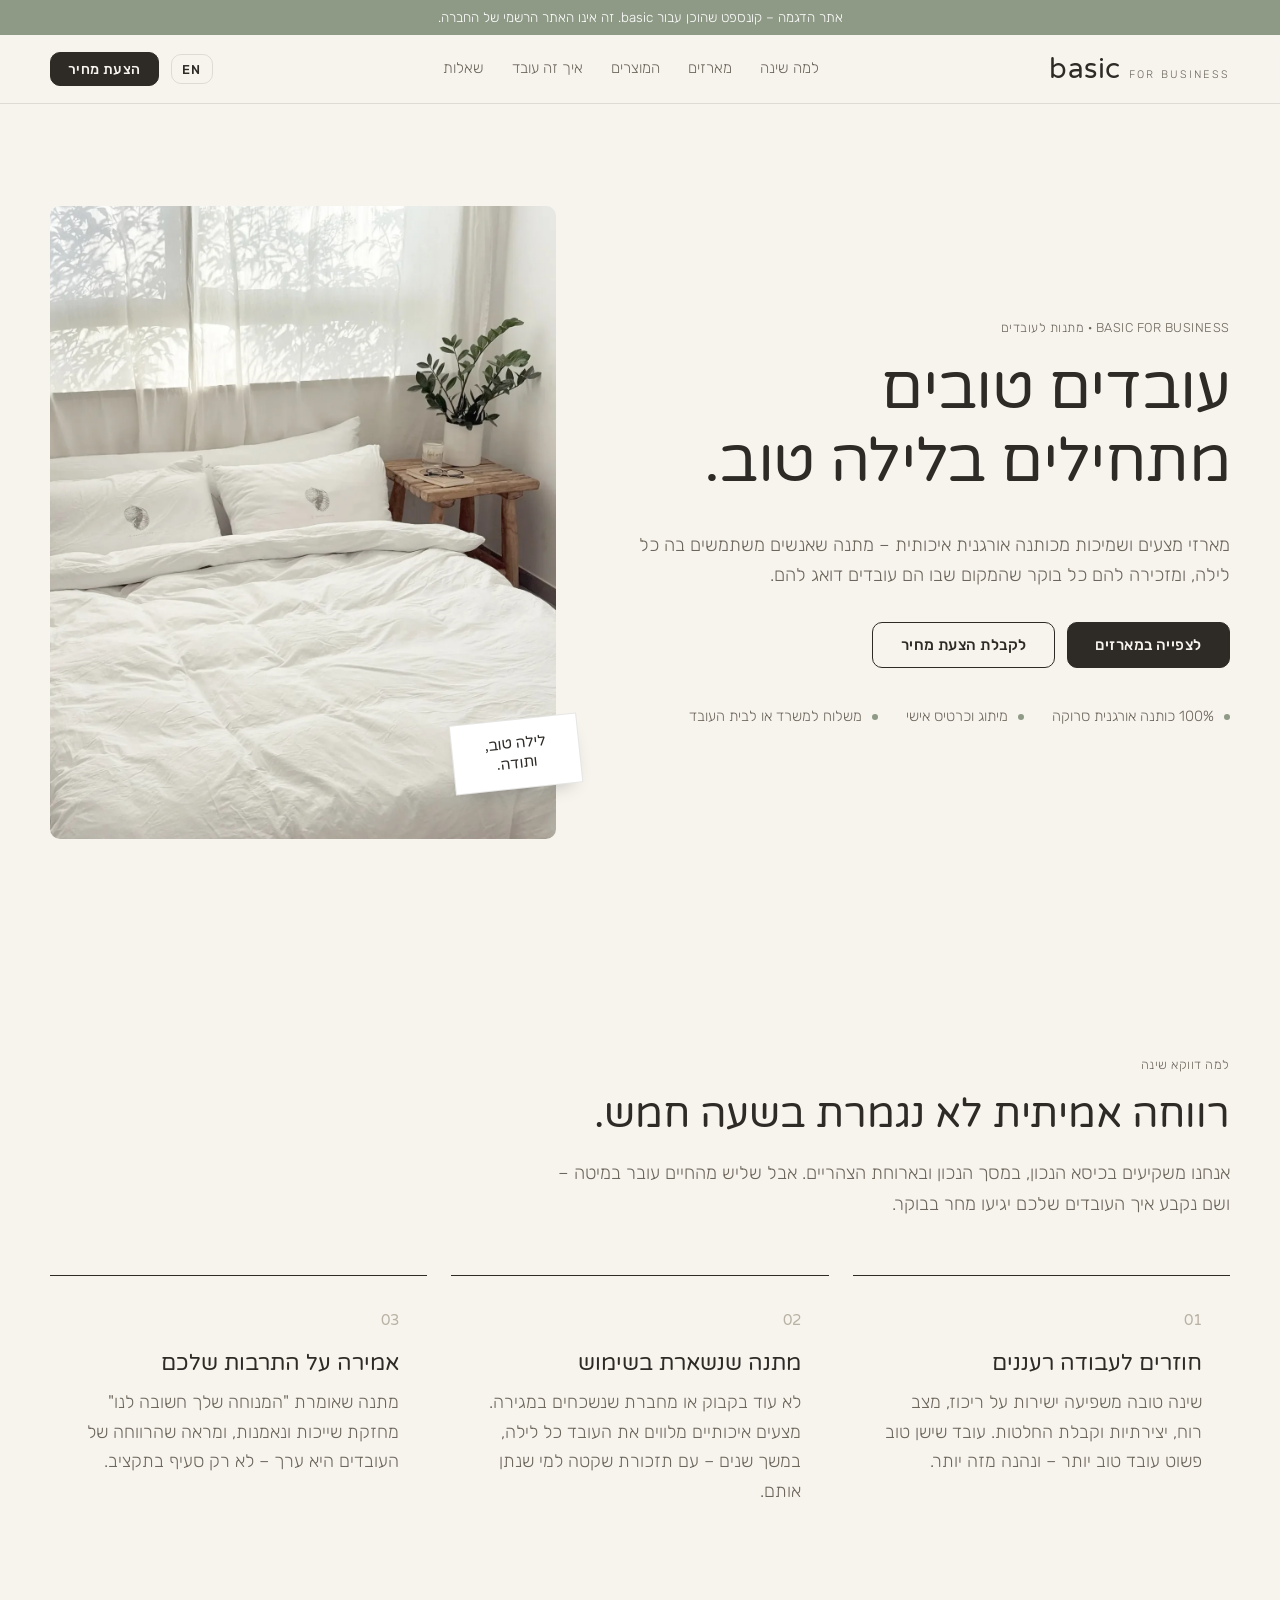
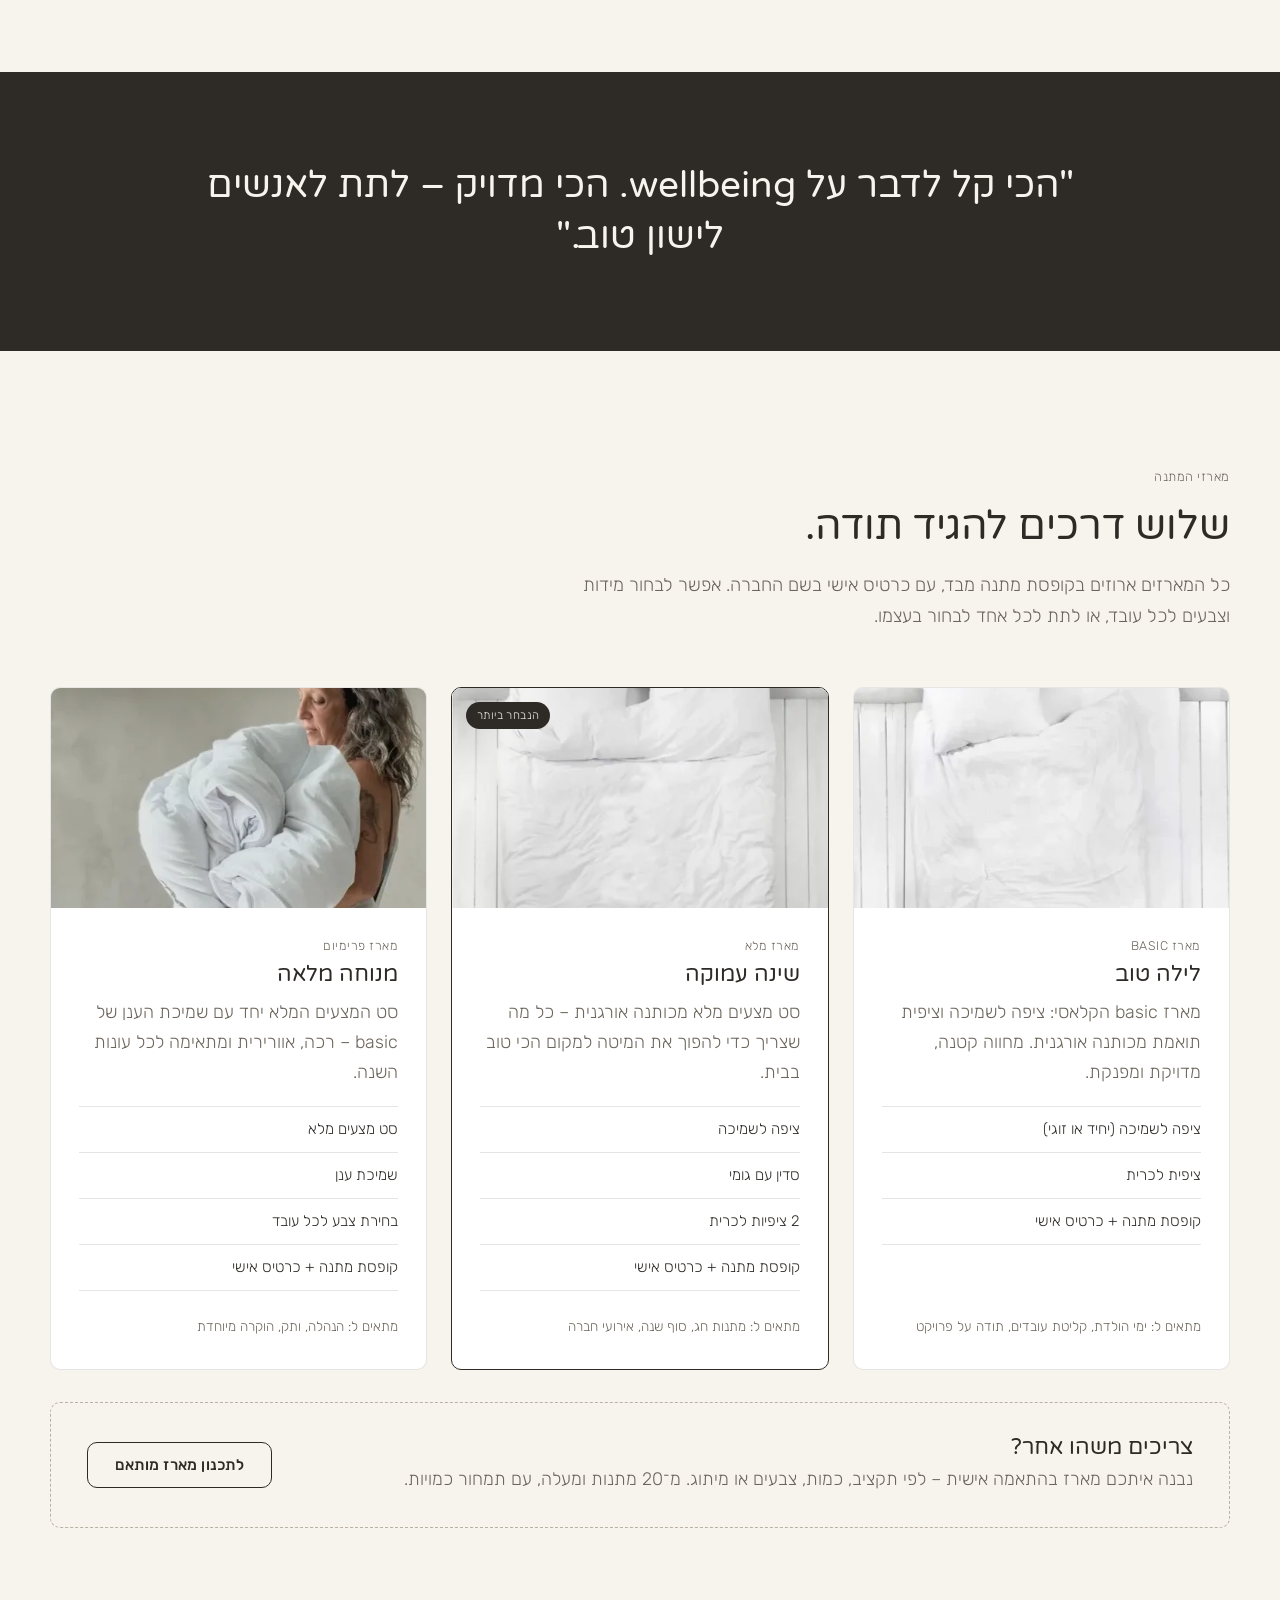
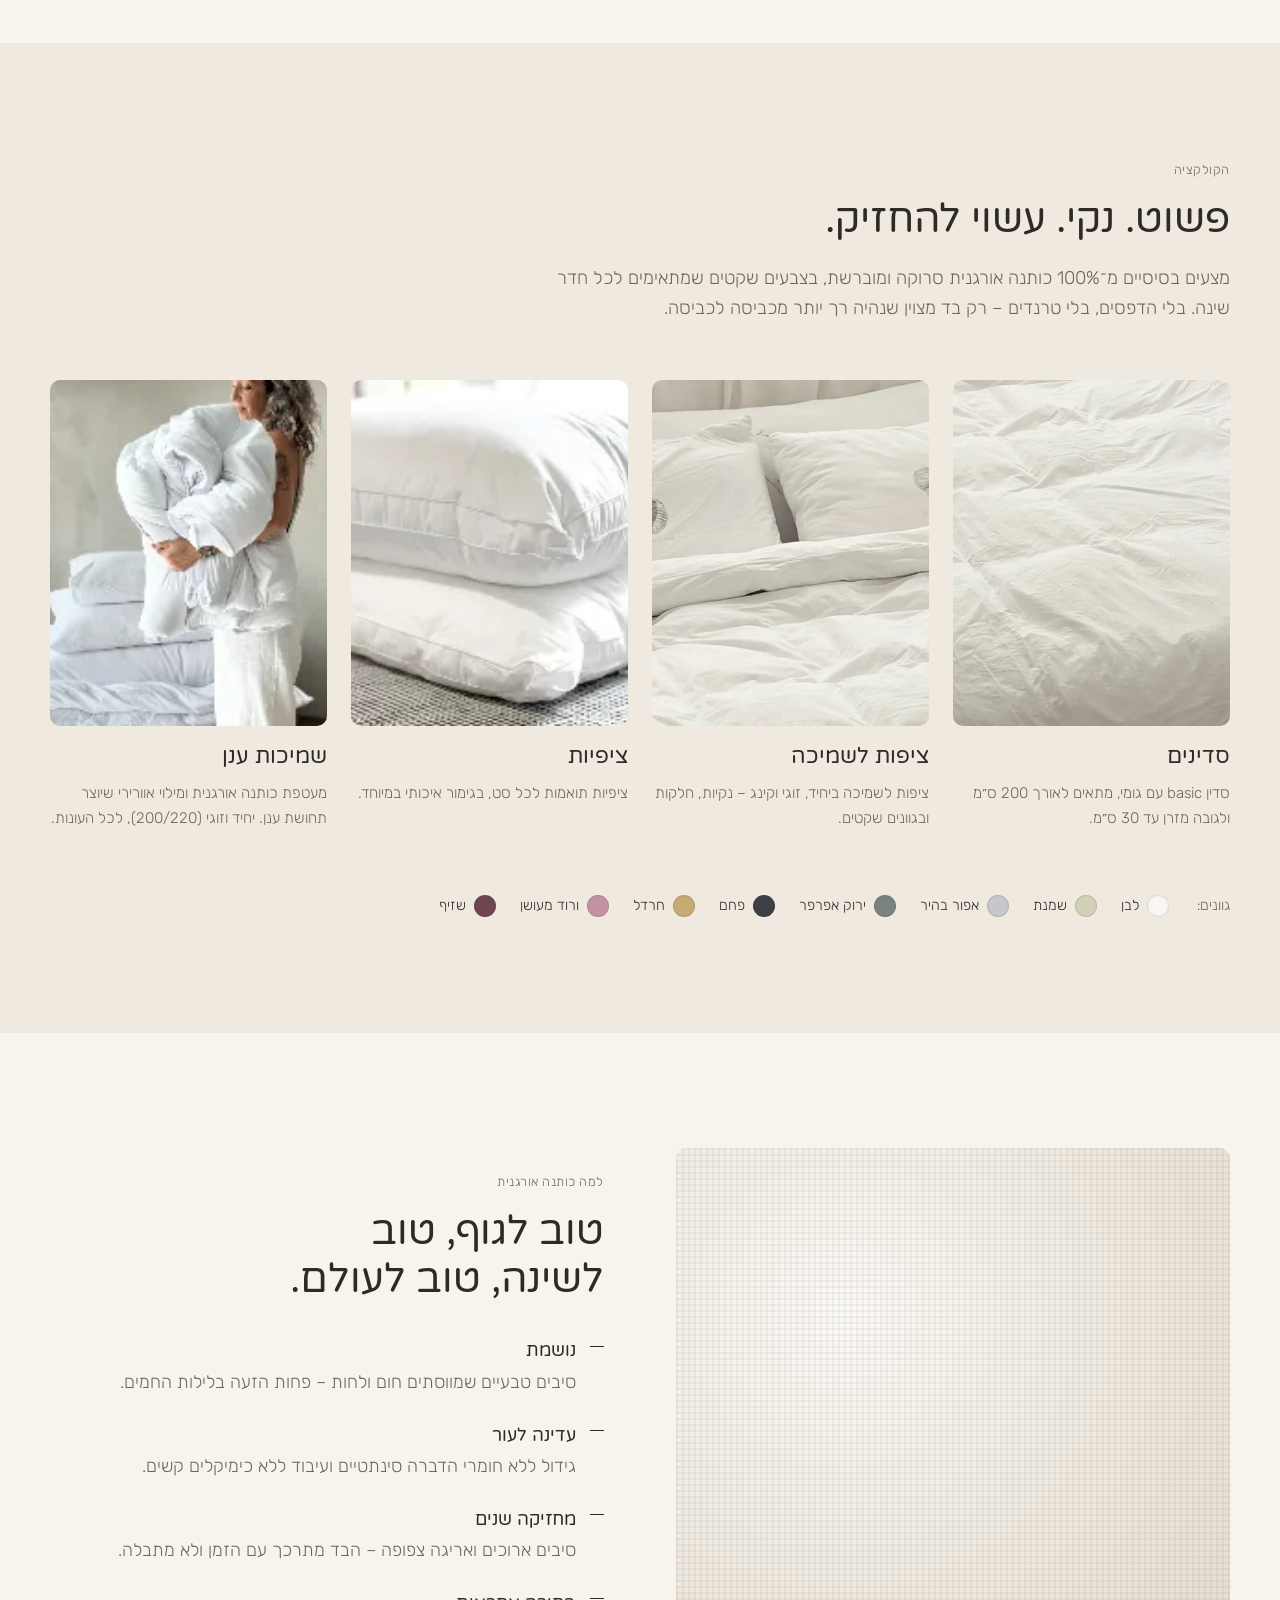
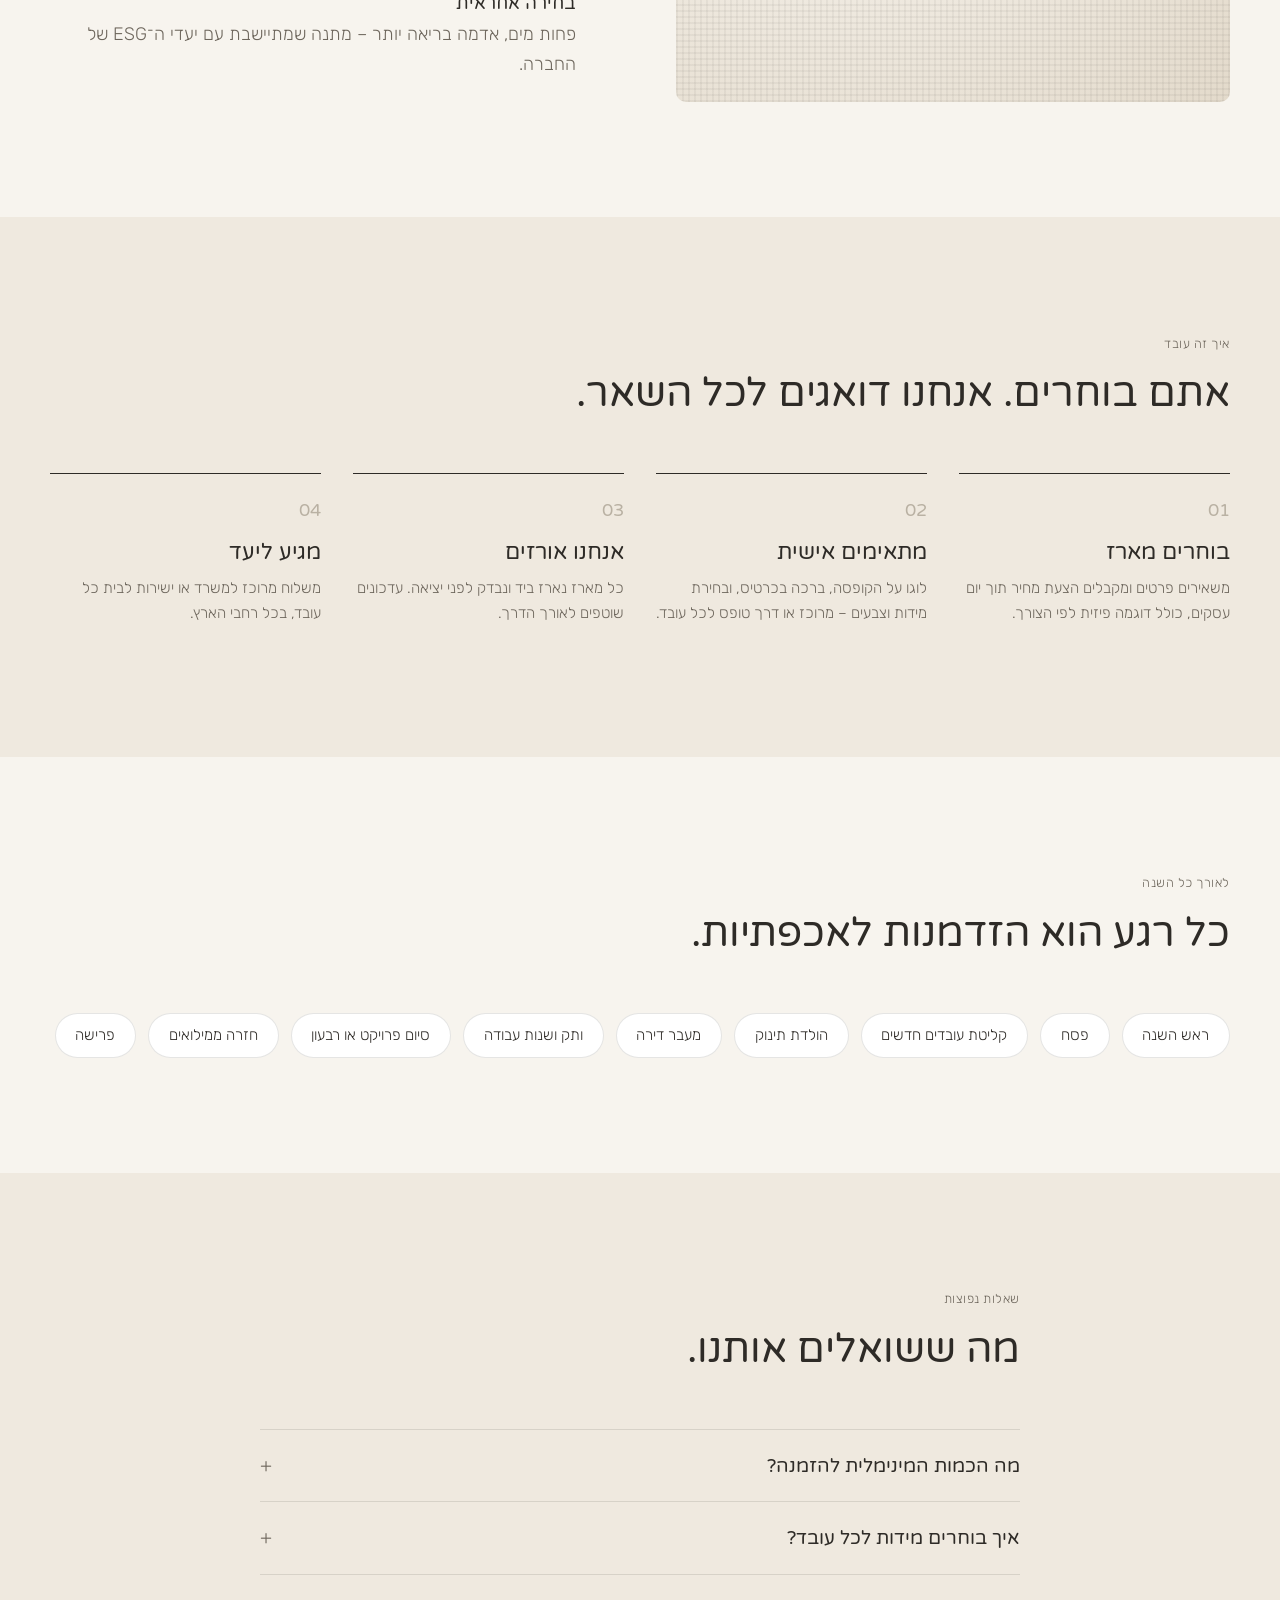
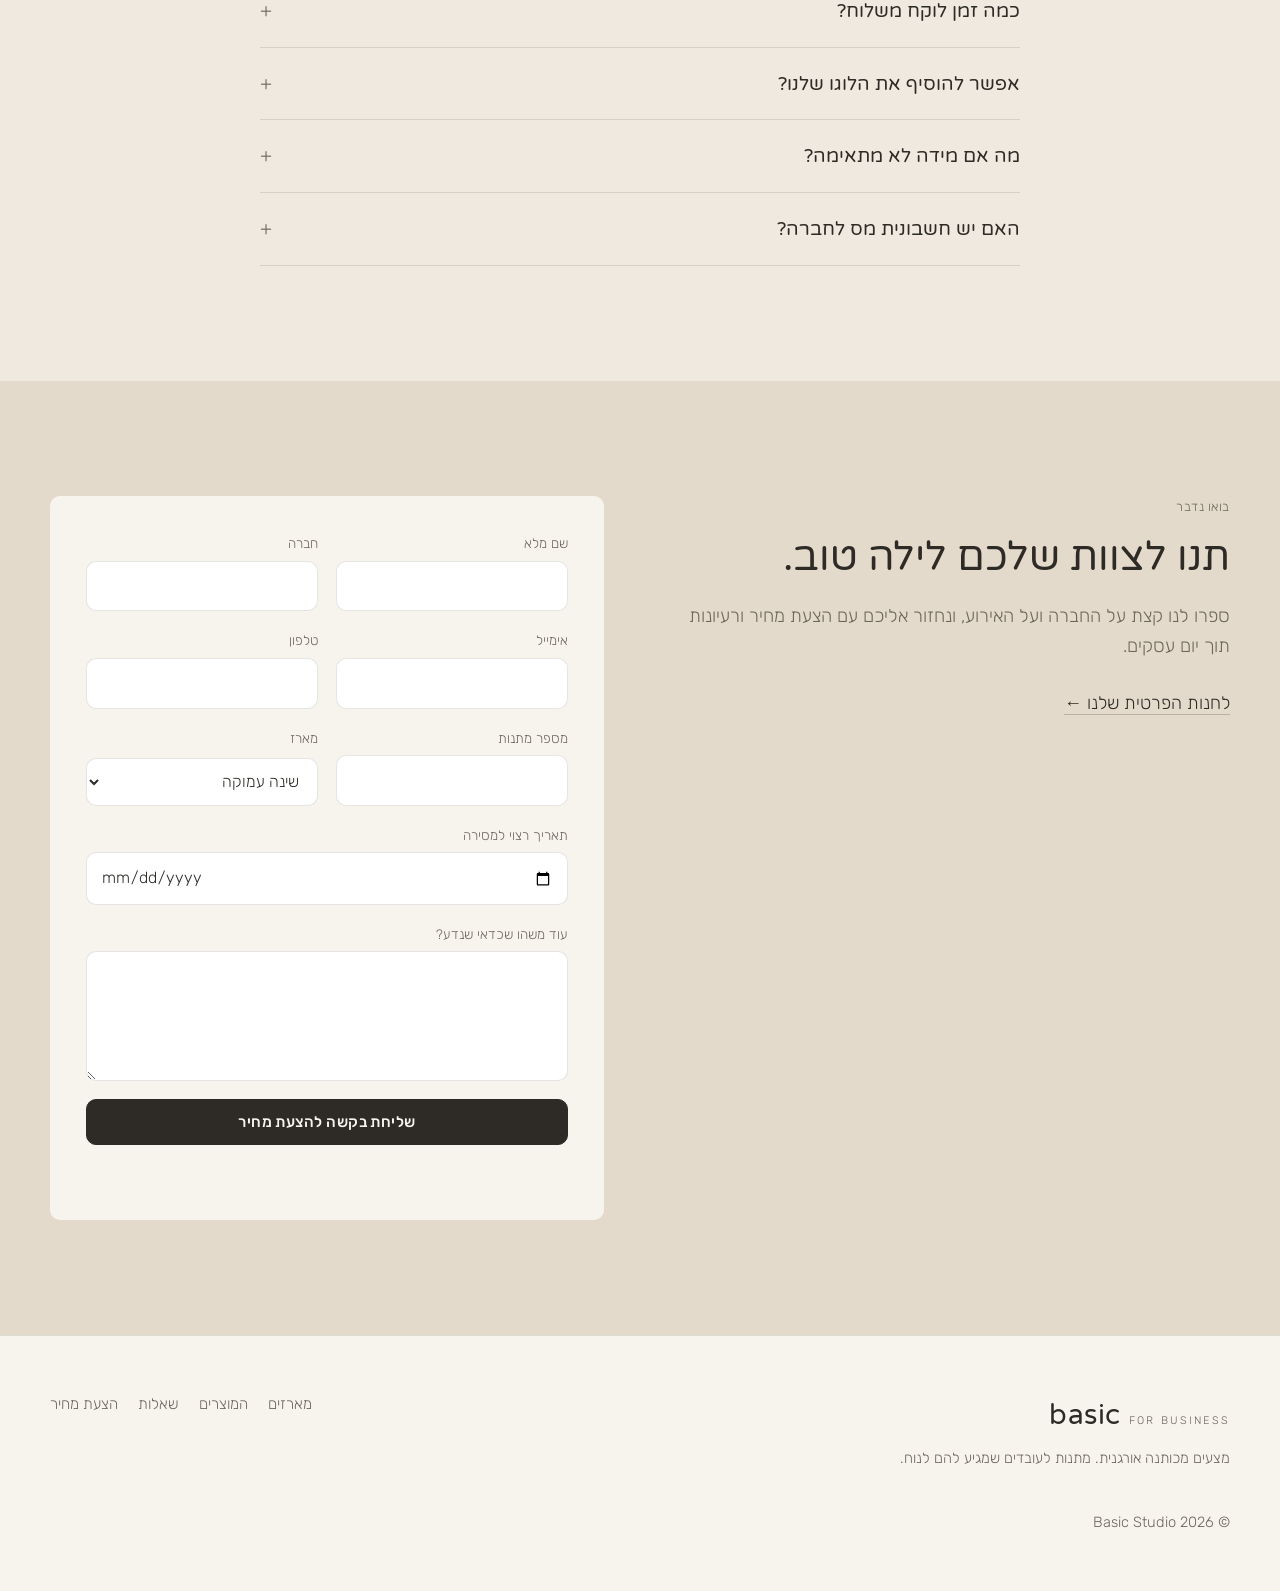
<file: docs/index.html>
<!doctype html>
<html lang="he" dir="rtl">
<head>
<meta charset="utf-8">
<meta name="viewport" content="width=device-width, initial-scale=1">
<title>basic for business</title>
<meta name="robots" content="noindex, nofollow">
<link href="https://fonts.googleapis.com/css2?family=Rubik:wght@300;400;500&family=Varela+Round&display=swap" rel="stylesheet">
<style>
:root {
  --paper: #f7f4ee;
  --linen: #efe9df;
  --sand: #e3dacb;
  --stone: #b9b1a3;
  --ink: #2e2b27;
  --muted: #6d665c;
  --sage: #8e9a86;
  --blush: #d9bfb7;
  --line: rgba(46, 43, 39, .12);
  --radius: 10px;
  --serif: "Varela Round", "Rubik", "Arial Rounded MT Bold", Arial, sans-serif;
  --sans: "Rubik", "Helvetica Neue", Arial, sans-serif;
}

*, *::before, *::after { box-sizing: border-box; }
html { scroll-behavior: smooth; scroll-padding-top: 80px; }
body {
  margin: 0;
  background: var(--paper);
  color: var(--ink);
  font-family: var(--sans);
  font-size: 18px;
  line-height: 1.65;
  font-weight: 300;
  -webkit-font-smoothing: antialiased;
}
img { max-width: 100%; display: block; }
a { color: inherit; }
h1, h2, h3 { font-family: var(--serif); font-weight: 400; line-height: 1.2; margin: 0 0 .5em; }
h1 { font-size: clamp(2.2rem, 5vw, 3.8rem); font-weight: 400; letter-spacing: -.01em; text-wrap: balance; }
h2 { font-size: clamp(1.75rem, 3.3vw, 2.5rem); font-weight: 400; text-wrap: balance; }
h3 { font-size: 1.35rem; }
p { margin: 0 0 1em; }

.wrap { width: min(1180px, 100% - 32px); margin-inline: auto; }
.wrap--narrow { width: min(760px, 100% - 32px); }

.eyebrow {
  font-size: .8rem;
  letter-spacing: .18em;
  text-transform: uppercase;
  color: var(--muted);
  margin-bottom: 1.2em;
}
.lead, .section__lead { font-size: 1.15rem; color: var(--muted); max-width: 38em; }

/* Buttons */
.btn {
  display: inline-block;
  background: var(--ink);
  color: var(--paper);
  text-decoration: none;
  padding: .85em 1.8em;
  border: 1px solid var(--ink);
  border-radius: var(--radius);
  font: 500 .95rem var(--sans);
  letter-spacing: .03em;
  cursor: pointer;
  transition: background .2s, color .2s;
}
.btn:hover { background: transparent; color: var(--ink); }
.btn--ghost { background: transparent; color: var(--ink); }
.btn--ghost:hover { background: var(--ink); color: var(--paper); }
.btn--small { padding: .55em 1.2em; font-size: .88rem; }
.btn--full { width: 100%; }

/* Nav */
.nav {
  position: sticky; top: env(safe-area-inset-top, 0px); z-index: 10;
  background: rgba(247, 244, 238, .92);
  backdrop-filter: blur(8px);
  border-bottom: 1px solid var(--line);
}
.nav__inner { display: flex; align-items: center; justify-content: space-between; gap: 24px; height: 68px; }
.logo {
  font-family: var(--serif);
  font-size: 1.75rem;
  text-decoration: none;
  letter-spacing: .02em;
  display: inline-flex; align-items: baseline; gap: 8px;
  direction: ltr;
}
.logo__sub { font-family: var(--sans); font-size: .68rem; letter-spacing: .2em; text-transform: uppercase; color: var(--muted); }
.nav__links { display: flex; gap: 28px; }
.nav__links a { text-decoration: none; font-size: .95rem; color: var(--muted); }
.nav__links a:hover { color: var(--ink); }
.nav__actions { display: flex; align-items: center; gap: 12px; }
.lang {
  background: none; border: 1px solid var(--line); border-radius: var(--radius);
  font: 500 .8rem var(--sans); letter-spacing: .1em;
  padding: .5em .8em; cursor: pointer; color: var(--ink);
}
.lang:hover { border-color: var(--ink); }

/* Hero */
.hero { padding: clamp(48px, 8vw, 110px) 0 clamp(56px, 8vw, 100px); }
.hero__inner { display: grid; grid-template-columns: 1.1fr .9fr; gap: 56px; align-items: center; }
.hero__ctas { display: flex; flex-wrap: wrap; gap: 12px; margin: 32px 0 36px; }
.hero__facts { list-style: none; padding: 0; margin: 0; display: flex; flex-wrap: wrap; gap: 10px 28px; font-size: .92rem; color: var(--muted); }
.hero__facts li::before { content: ""; display: inline-block; width: 6px; height: 6px; border-radius: 50%; background: var(--sage); margin-inline-end: 10px; vertical-align: middle; }

.hero__visual { position: relative; margin: 0; }
.hero__visual img {
  width: 100%; height: auto; aspect-ratio: 4 / 5; object-fit: cover; object-position: center 40%;
  border-radius: var(--radius);
}
.tag {
  position: absolute; bottom: 8%; inset-inline-start: -24px;
  width: 128px; padding: 14px 12px;
  background: #fff; border: 1px solid var(--line);
  font-family: var(--serif); font-size: .95rem; text-align: center; line-height: 1.3;
  transform: rotate(-6deg);
  box-shadow: 0 10px 20px -12px rgba(0,0,0,.3);
}

/* Sections */
.section { padding: clamp(64px, 9vw, 120px) 0; }
.section--tint { background: var(--linen); }
.section__head { margin-bottom: 56px; max-width: 760px; }

.cards { display: grid; gap: 24px; }
.cards--3 { grid-template-columns: repeat(3, 1fr); }
.card { padding: 32px 28px; border-top: 1px solid var(--ink); }
.card__num { font-family: var(--serif); font-size: .95rem; color: var(--stone); display: block; margin-bottom: 18px; }
.card p { color: var(--muted); }

.band { background: var(--ink); color: var(--paper); padding: clamp(56px, 7vw, 88px) 0; }
.band__quote { font-family: var(--serif); font-weight: 400; font-size: clamp(1.5rem, 3vw, 2.3rem); text-align: center; max-width: 900px; margin: 0 auto; line-height: 1.4; }

/* Packages */
.packages { display: grid; grid-template-columns: repeat(3, 1fr); gap: 24px; align-items: stretch; }
.pkg { position: relative; background: #fff; border: 1px solid var(--line); border-radius: var(--radius); display: flex; flex-direction: column; overflow: hidden; }
.pkg--featured { border-color: var(--ink); }
.pkg__badge {
  position: absolute; top: 14px; inset-inline-end: 14px; z-index: 1;
  background: var(--ink); color: var(--paper);
  font-size: .72rem; letter-spacing: .12em; text-transform: uppercase;
  padding: .35em .9em; border-radius: 999px; margin: 0;
}
.pkg__img { width: 100%; height: 220px; object-fit: cover; object-position: center top; background: var(--linen); }
.pkg__body { padding: 28px 28px 32px; display: flex; flex-direction: column; flex: 1; }
.pkg__label { font-size: .78rem; letter-spacing: .16em; text-transform: uppercase; color: var(--muted); margin-bottom: .4em; }
.pkg__body > p:not(.pkg__label):not(.pkg__for) { color: var(--muted); }
.pkg__list { list-style: none; padding: 0; margin: 0 0 24px; border-top: 1px solid var(--line); }
.pkg__list li { padding: 10px 0; border-bottom: 1px solid var(--line); font-size: .95rem; }
.pkg__for { margin-top: auto; font-size: .85rem; color: var(--muted); margin-bottom: 0; }

.custom {
  margin-top: 32px; padding: 32px 36px;
  border: 1px dashed var(--stone); border-radius: var(--radius);
  display: flex; align-items: center; justify-content: space-between; gap: 24px;
}
.custom h3 { margin-bottom: .2em; }
.custom p { margin: 0; color: var(--muted); }

/* Collection */
.products { display: grid; grid-template-columns: repeat(4, 1fr); gap: 24px; }
.product__img { width: 100%; aspect-ratio: 4 / 5; object-fit: cover; border-radius: var(--radius); margin-bottom: 18px; background: var(--sand); }
.product p { color: var(--muted); font-size: .95rem; }

.swatches { margin-top: 48px; display: flex; flex-wrap: wrap; align-items: center; gap: 12px 28px; }
.swatches p { margin: 0; font-size: .9rem; color: var(--muted); }
.swatches ul { list-style: none; padding: 0; margin: 0; display: flex; flex-wrap: wrap; gap: 12px 24px; }
.swatches li { display: flex; align-items: center; gap: 8px; font-size: .9rem; }
.swatches span { width: 22px; height: 22px; border-radius: 50%; background: var(--c); border: 1px solid var(--line); }
.swatches em { font-style: normal; }

/* Split */
.split { display: grid; grid-template-columns: 1fr 1fr; gap: 72px; align-items: center; }
.split__visual { aspect-ratio: 1; border-radius: var(--radius); overflow: hidden; }
.weave {
  width: 100%; height: 100%;
  background:
    repeating-linear-gradient(0deg, rgba(46,43,39,.05) 0 2px, transparent 2px 6px),
    repeating-linear-gradient(90deg, rgba(46,43,39,.05) 0 2px, transparent 2px 6px),
    radial-gradient(circle at 30% 30%, #fbf9f5, var(--sand));
}
.ticks { list-style: none; padding: 0; margin: 32px 0 0; display: grid; gap: 22px; }
.ticks li { display: grid; gap: 2px; padding-inline-start: 28px; position: relative; }
.ticks li::before { content: ""; position: absolute; inset-inline-start: 0; top: .6em; width: 14px; height: 1px; background: var(--ink); }
.ticks strong { font-family: var(--serif); font-weight: 400; font-size: 1.15rem; }
.ticks span { color: var(--muted); }

/* Steps */
.steps { list-style: none; padding: 0; margin: 0; display: grid; grid-template-columns: repeat(4, 1fr); gap: 32px; counter-reset: s; }
.steps li { counter-increment: s; border-top: 1px solid var(--ink); padding-top: 22px; }
.steps li::before { content: "0" counter(s); font-family: var(--serif); color: var(--stone); display: block; margin-bottom: 14px; }
.steps p { color: var(--muted); font-size: .95rem; }

/* Occasions */
.chips { list-style: none; padding: 0; margin: 0; display: flex; flex-wrap: wrap; gap: 12px; }
.chips li { border: 1px solid var(--line); background: #fff; padding: .6em 1.3em; border-radius: 999px; font-size: .95rem; }

/* FAQ */
details { border-bottom: 1px solid var(--line); padding: 20px 0; }
details:first-of-type { border-top: 1px solid var(--line); }
summary { cursor: pointer; list-style: none; font-family: var(--serif); font-size: 1.2rem; display: flex; justify-content: space-between; gap: 16px; }
summary::-webkit-details-marker { display: none; }
summary::after { content: "+"; font-family: var(--sans); color: var(--muted); transition: transform .2s; }
details[open] summary::after { transform: rotate(45deg); }
details p { color: var(--muted); margin: 14px 0 0; }

/* Quote */
.quote { background: var(--sand); }
.split--form { align-items: start; }
.contact { list-style: none; padding: 0; margin: 28px 0 0; display: grid; gap: 8px; }
.contact a { text-decoration: none; border-bottom: 1px solid var(--stone); }
.form { background: var(--paper); padding: 36px; border-radius: var(--radius); display: grid; gap: 18px; }
.form__row { display: grid; grid-template-columns: 1fr 1fr; gap: 18px; }
.form label { display: grid; gap: 6px; font-size: .85rem; color: var(--muted); }
.form input, .form select, .form textarea {
  font: inherit; font-size: 1rem; color: var(--ink);
  background: #fff; border: 1px solid var(--line); border-radius: var(--radius);
  padding: .7em .85em; width: 100%;
}
.form input:focus, .form select:focus, .form textarea:focus { outline: 2px solid var(--sage); outline-offset: 1px; }
.form .is-invalid { border-color: #b4574b; }
.form__note { margin: 0; font-size: .92rem; min-height: 1.4em; }

/* Footer */
.footer { padding: 56px 0; border-top: 1px solid var(--line); }
.footer__inner { display: flex; flex-wrap: wrap; justify-content: space-between; gap: 32px; align-items: flex-start; }
.footer p { color: var(--muted); font-size: .92rem; margin: 8px 0 0; }
.footer__links { display: flex; flex-wrap: wrap; gap: 20px; }
.footer__links a { text-decoration: none; color: var(--muted); font-size: .95rem; }
.footer__copy { width: 100%; }

/* Hebrew doesn't take wide tracking well */
html[lang="he"] .eyebrow, html[lang="he"] .pkg__label, html[lang="he"] .pkg__badge { letter-spacing: .04em; }

/* English (LTR) tweaks */
html[lang="en"] h1 { letter-spacing: -.015em; }

/* Responsive */
@media (max-width: 1000px) {
  .nav__links { display: none; }
  .hero__inner, .split { grid-template-columns: 1fr; gap: 40px; }
  .hero__visual { max-width: 460px; width: 100%; margin-inline: auto; }
  .cards--3, .packages { grid-template-columns: 1fr; }
  .products { grid-template-columns: repeat(2, 1fr); }
  .steps { grid-template-columns: repeat(2, 1fr); }
  .split__visual { display: none; }
}
@media (max-width: 600px) {
  .tag { inset-inline-start: 12px; }
  body { font-size: 17px; }
  .products, .steps, .form__row { grid-template-columns: 1fr; }
  .custom { flex-direction: column; align-items: flex-start; padding: 24px; }
  .form { padding: 24px; }
  .logo__sub { display: none; }
}


.demo-bar { background: var(--sage); color: #fff; text-align: center; font-size: .85rem; padding: 8px 16px; line-height: 1.4; }

</style>
</head>
<body>

<script>document.documentElement.lang="he";document.documentElement.dir="rtl";</script>


<div class="demo-bar" role="note" data-i18n="demo.bar">אתר הדגמה – קונספט שהוכן עבור basic. זה אינו האתר הרשמי של החברה.</div>
<header class="nav" id="top">
  <div class="wrap nav__inner">
    <a href="#top" class="logo">basic<span class="logo__sub">for business</span></a>
    <nav class="nav__links" aria-label="Main">
      <a href="#why" data-i18n="nav.why">למה שינה</a>
      <a href="#packages" data-i18n="nav.packages">מארזים</a>
      <a href="#collection" data-i18n="nav.collection">המוצרים</a>
      <a href="#how" data-i18n="nav.how">איך זה עובד</a>
      <a href="#faq" data-i18n="nav.faq">שאלות</a>
    </nav>
    <div class="nav__actions">
      <button class="lang" id="langToggle" type="button" aria-label="Switch language">EN</button>
      <a href="#quote" class="btn btn--small" data-i18n="nav.cta">הצעת מחיר</a>
    </div>
  </div>
</header>

<main>

  <!-- HERO -->
  <section class="hero">
    <div class="wrap hero__inner">
      <div class="hero__text">
        <p class="eyebrow" data-i18n="hero.eyebrow">basic for business · מתנות לעובדים</p>
        <h1 data-i18n="hero.title">עובדים טובים<br>מתחילים בלילה טוב.</h1>
        <p class="lead" data-i18n="hero.lead">מארזי מצעים ושמיכות מכותנה אורגנית איכותית – מתנה שאנשים משתמשים בה כל לילה, ומזכירה להם כל בוקר שהמקום שבו הם עובדים דואג להם.</p>
        <div class="hero__ctas">
          <a href="#packages" class="btn" data-i18n="hero.cta1">לצפייה במארזים</a>
          <a href="#quote" class="btn btn--ghost" data-i18n="hero.cta2">לקבלת הצעת מחיר</a>
        </div>
        <ul class="hero__facts">
          <li data-i18n="hero.f1">100% כותנה אורגנית סרוקה</li>
          <li data-i18n="hero.f2">מיתוג וכרטיס אישי</li>
          <li data-i18n="hero.f3">משלוח למשרד או לבית העובד</li>
        </ul>
      </div>
      <figure class="hero__visual">
        <img src="photos/bedroom.webp" width="1200" height="1600" alt="" data-i18n-alt="img.hero">
        <div class="tag" aria-hidden="true"><span data-i18n="hero.tag">לילה טוב,<br>ותודה.</span></div>
      </figure>
    </div>
  </section>

  <!-- WHY SLEEP -->
  <section class="section" id="why">
    <div class="wrap">
      <div class="section__head">
        <p class="eyebrow" data-i18n="why.eyebrow">למה דווקא שינה</p>
        <h2 data-i18n="why.title">רווחה אמיתית לא נגמרת בשעה חמש.</h2>
        <p class="section__lead" data-i18n="why.lead">אנחנו משקיעים בכיסא הנכון, במסך הנכון ובארוחת הצהריים. אבל שליש מהחיים עובר במיטה – ושם נקבע איך העובדים שלכם יגיעו מחר בבוקר.</p>
      </div>
      <div class="cards cards--3">
        <article class="card">
          <span class="card__num">01</span>
          <h3 data-i18n="why.c1t">חוזרים לעבודה רעננים</h3>
          <p data-i18n="why.c1p">שינה טובה משפיעה ישירות על ריכוז, מצב רוח, יצירתיות וקבלת החלטות. עובד שישן טוב פשוט עובד טוב יותר – ונהנה מזה יותר.</p>
        </article>
        <article class="card">
          <span class="card__num">02</span>
          <h3 data-i18n="why.c2t">מתנה שנשארת בשימוש</h3>
          <p data-i18n="why.c2p">לא עוד בקבוק או מחברת שנשכחים במגירה. מצעים איכותיים מלווים את העובד כל לילה, במשך שנים – עם תזכורת שקטה למי שנתן אותם.</p>
        </article>
        <article class="card">
          <span class="card__num">03</span>
          <h3 data-i18n="why.c3t">אמירה על התרבות שלכם</h3>
          <p data-i18n="why.c3p">מתנה שאומרת "המנוחה שלך חשובה לנו" מחזקת שייכות ונאמנות, ומראה שהרווחה של העובדים היא ערך – לא רק סעיף בתקציב.</p>
        </article>
      </div>
    </div>
  </section>

  <!-- QUOTE BAND -->
  <section class="band">
    <div class="wrap band__inner">
      <p class="band__quote" data-i18n="band.quote">"הכי קל לדבר על wellbeing. הכי מדויק – לתת לאנשים לישון טוב."</p>
    </div>
  </section>

  <!-- PACKAGES -->
  <section class="section" id="packages">
    <div class="wrap">
      <div class="section__head">
        <p class="eyebrow" data-i18n="pk.eyebrow">מארזי המתנה</p>
        <h2 data-i18n="pk.title">שלוש דרכים להגיד תודה.</h2>
        <p class="section__lead" data-i18n="pk.lead">כל המארזים ארוזים בקופסת מתנה מבד, עם כרטיס אישי בשם החברה. אפשר לבחור מידות וצבעים לכל עובד, או לתת לכל אחד לבחור בעצמו.</p>
      </div>

      <div class="packages">
        <article class="pkg">
          <img class="pkg__img" src="photos/single-set.webp" width="434" height="385" loading="lazy" alt="" data-i18n-alt="img.pk1">
          <div class="pkg__body">
            <p class="pkg__label" data-i18n="pk1.label">מארז basic</p>
            <h3 data-i18n="pk1.name">לילה טוב</h3>
            <p data-i18n="pk1.desc">מארז basic הקלאסי: ציפה לשמיכה וציפית תואמת מכותנה אורגנית. מחווה קטנה, מדויקת ומפנקת.</p>
            <ul class="pkg__list">
              <li data-i18n="pk1.i1">ציפה לשמיכה (יחיד או זוגי)</li>
              <li data-i18n="pk1.i2">ציפית לכרית</li>
              <li data-i18n="pk1.i3">קופסת מתנה + כרטיס אישי</li>
            </ul>
            <p class="pkg__for" data-i18n="pk1.for">מתאים ל: ימי הולדת, קליטת עובדים, תודה על פרויקט</p>
          </div>
        </article>

        <article class="pkg pkg--featured">
          <p class="pkg__badge" data-i18n="pk2.badge">הנבחר ביותר</p>
          <img class="pkg__img" src="photos/double-set.webp" width="434" height="385" loading="lazy" alt="" data-i18n-alt="img.pk2">
          <div class="pkg__body">
            <p class="pkg__label" data-i18n="pk2.label">מארז מלא</p>
            <h3 data-i18n="pk2.name">שינה עמוקה</h3>
            <p data-i18n="pk2.desc">סט מצעים מלא מכותנה אורגנית – כל מה שצריך כדי להפוך את המיטה למקום הכי טוב בבית.</p>
            <ul class="pkg__list">
              <li data-i18n="pk2.i1">ציפה לשמיכה</li>
              <li data-i18n="pk2.i2">סדין עם גומי</li>
              <li data-i18n="pk2.i3">2 ציפיות לכרית</li>
              <li data-i18n="pk2.i4">קופסת מתנה + כרטיס אישי</li>
            </ul>
            <p class="pkg__for" data-i18n="pk2.for">מתאים ל: מתנות חג, סוף שנה, אירועי חברה</p>
          </div>
        </article>

        <article class="pkg">
          <img class="pkg__img" src="photos/cloud-hug-wide.webp" width="625" height="286" loading="lazy" alt="" data-i18n-alt="img.pk3">
          <div class="pkg__body">
            <p class="pkg__label" data-i18n="pk3.label">מארז פרימיום</p>
            <h3 data-i18n="pk3.name">מנוחה מלאה</h3>
            <p data-i18n="pk3.desc">סט המצעים המלא יחד עם שמיכת הענן של basic – רכה, אוורירית ומתאימה לכל עונות השנה.</p>
            <ul class="pkg__list">
              <li data-i18n="pk3.i1">סט מצעים מלא</li>
              <li data-i18n="pk3.i2">שמיכת ענן</li>
              <li data-i18n="pk3.i3">בחירת צבע לכל עובד</li>
              <li data-i18n="pk3.i4">קופסת מתנה + כרטיס אישי</li>
            </ul>
            <p class="pkg__for" data-i18n="pk3.for">מתאים ל: הנהלה, ותק, הוקרה מיוחדת</p>
          </div>
        </article>
      </div>

      <div class="custom">
        <div>
          <h3 data-i18n="custom.title">צריכים משהו אחר?</h3>
          <p data-i18n="custom.text">נבנה איתכם מארז בהתאמה אישית – לפי תקציב, כמות, צבעים או מיתוג. מ־20 מתנות ומעלה, עם תמחור כמויות.</p>
        </div>
        <a href="#quote" class="btn btn--ghost" data-i18n="custom.cta">לתכנון מארז מותאם</a>
      </div>
    </div>
  </section>

  <!-- COLLECTION -->
  <section class="section section--tint" id="collection">
    <div class="wrap">
      <div class="section__head">
        <p class="eyebrow" data-i18n="col.eyebrow">הקולקציה</p>
        <h2 data-i18n="col.title">פשוט. נקי. עשוי להחזיק.</h2>
        <p class="section__lead" data-i18n="col.lead">מצעים בסיסיים מ־100% כותנה אורגנית סרוקה ומוברשת, בצבעים שקטים שמתאימים לכל חדר שינה. בלי הדפסים, בלי טרנדים – רק בד מצוין שנהיה רך יותר מכביסה לכביסה.</p>
      </div>
      <div class="products">
        <article class="product">
          <img class="product__img" src="photos/duvet-texture.webp" loading="lazy" alt="" data-i18n-alt="img.p1">
          <h3 data-i18n="col.p1t">סדינים</h3>
          <p data-i18n="col.p1p">סדין basic עם גומי, מתאים לאורך 200 ס״מ ולגובה מזרן עד 30 ס״מ.</p>
        </article>
        <article class="product">
          <img class="product__img" src="photos/bed-pillows.webp" loading="lazy" alt="" data-i18n-alt="img.p2">
          <h3 data-i18n="col.p2t">ציפות לשמיכה</h3>
          <p data-i18n="col.p2p">ציפות לשמיכה ביחיד, זוגי וקינג – נקיות, חלקות ובגוונים שקטים.</p>
        </article>
        <article class="product">
          <img class="product__img" src="photos/pillows-thumb.webp" loading="lazy" alt="" data-i18n-alt="img.p3">
          <h3 data-i18n="col.p3t">ציפיות</h3>
          <p data-i18n="col.p3p">ציפיות תואמות לכל סט, בגימור איכותי במיוחד.</p>
        </article>
        <article class="product">
          <img class="product__img" src="photos/cloud-thumb.webp" loading="lazy" alt="" data-i18n-alt="img.p4">
          <h3 data-i18n="col.p4t">שמיכות ענן</h3>
          <p data-i18n="col.p4p">מעטפת כותנה אורגנית ומילוי אוורירי שיוצר תחושת ענן. יחיד וזוגי (200/220), לכל העונות.</p>
        </article>
      </div>
      <div class="swatches">
        <p data-i18n="col.colors">גוונים:</p>
        <ul>
          <li><span style="--c:#f7f6f2"></span><em data-i18n="col.c1">לבן</em></li>
          <li><span style="--c:#d2cfb7"></span><em data-i18n="col.c2">שמנת</em></li>
          <li><span style="--c:#c6c7cd"></span><em data-i18n="col.c3">אפור בהיר</em></li>
          <li><span style="--c:#79827f"></span><em data-i18n="col.c4">ירוק אפרפר</em></li>
          <li><span style="--c:#3f4046"></span><em data-i18n="col.c5">פחם</em></li>
          <li><span style="--c:#c6aa74"></span><em data-i18n="col.c6">חרדל</em></li>
          <li><span style="--c:#c292a2"></span><em data-i18n="col.c7">ורוד מעושן</em></li>
          <li><span style="--c:#6f4551"></span><em data-i18n="col.c8">שזיף</em></li>
        </ul>
      </div>
    </div>
  </section>

  <!-- ORGANIC -->
  <section class="section" id="organic">
    <div class="wrap split">
      <div class="split__visual" aria-hidden="true">
        <div class="weave"></div>
      </div>
      <div>
        <p class="eyebrow" data-i18n="org.eyebrow">למה כותנה אורגנית</p>
        <h2 data-i18n="org.title">טוב לגוף, טוב לשינה, טוב לעולם.</h2>
        <ul class="ticks">
          <li><strong data-i18n="org.t1">נושמת</strong><span data-i18n="org.p1">סיבים טבעיים שמווסתים חום ולחות – פחות הזעה בלילות החמים.</span></li>
          <li><strong data-i18n="org.t2">עדינה לעור</strong><span data-i18n="org.p2">גידול ללא חומרי הדברה סינתטיים ועיבוד ללא כימיקלים קשים.</span></li>
          <li><strong data-i18n="org.t3">מחזיקה שנים</strong><span data-i18n="org.p3">סיבים ארוכים ואריגה צפופה – הבד מתרכך עם הזמן ולא מתבלה.</span></li>
          <li><strong data-i18n="org.t4">בחירה אחראית</strong><span data-i18n="org.p4">פחות מים, אדמה בריאה יותר – מתנה שמתיישבת עם יעדי ה־ESG של החברה.</span></li>
        </ul>
      </div>
    </div>
  </section>

  <!-- HOW IT WORKS -->
  <section class="section section--tint" id="how">
    <div class="wrap">
      <div class="section__head">
        <p class="eyebrow" data-i18n="how.eyebrow">איך זה עובד</p>
        <h2 data-i18n="how.title">אתם בוחרים. אנחנו דואגים לכל השאר.</h2>
      </div>
      <ol class="steps">
        <li>
          <h3 data-i18n="how.s1t">בוחרים מארז</h3>
          <p data-i18n="how.s1p">משאירים פרטים ומקבלים הצעת מחיר תוך יום עסקים, כולל דוגמה פיזית לפי הצורך.</p>
        </li>
        <li>
          <h3 data-i18n="how.s2t">מתאימים אישית</h3>
          <p data-i18n="how.s2p">לוגו על הקופסה, ברכה בכרטיס, ובחירת מידות וצבעים – מרוכז או דרך טופס לכל עובד.</p>
        </li>
        <li>
          <h3 data-i18n="how.s3t">אנחנו אורזים</h3>
          <p data-i18n="how.s3p">כל מארז נארז ביד ונבדק לפני יציאה. עדכונים שוטפים לאורך הדרך.</p>
        </li>
        <li>
          <h3 data-i18n="how.s4t">מגיע ליעד</h3>
          <p data-i18n="how.s4p">משלוח מרוכז למשרד או ישירות לבית כל עובד, בכל רחבי הארץ.</p>
        </li>
      </ol>
    </div>
  </section>

  <!-- OCCASIONS -->
  <section class="section" id="occasions">
    <div class="wrap">
      <div class="section__head">
        <p class="eyebrow" data-i18n="occ.eyebrow">לאורך כל השנה</p>
        <h2 data-i18n="occ.title">כל רגע הוא הזדמנות לאכפתיות.</h2>
      </div>
      <ul class="chips">
        <li data-i18n="occ.1">ראש השנה</li>
        <li data-i18n="occ.2">פסח</li>
        <li data-i18n="occ.3">קליטת עובדים חדשים</li>
        <li data-i18n="occ.4">הולדת תינוק</li>
        <li data-i18n="occ.5">מעבר דירה</li>
        <li data-i18n="occ.6">ותק ושנות עבודה</li>
        <li data-i18n="occ.7">סיום פרויקט או רבעון</li>
        <li data-i18n="occ.8">חזרה ממילואים</li>
        <li data-i18n="occ.9">פרישה</li>
      </ul>
    </div>
  </section>

  <!-- FAQ -->
  <section class="section section--tint" id="faq">
    <div class="wrap wrap--narrow">
      <div class="section__head">
        <p class="eyebrow" data-i18n="faq.eyebrow">שאלות נפוצות</p>
        <h2 data-i18n="faq.title">מה ששואלים אותנו.</h2>
      </div>
      <details>
        <summary data-i18n="faq.q1">מה הכמות המינימלית להזמנה?</summary>
        <p data-i18n="faq.a1">מארזים מוכנים ניתן להזמין מ־10 יחידות. מארזים בהתאמה אישית ותמחור כמויות – מ־20 יחידות.</p>
      </details>
      <details>
        <summary data-i18n="faq.q2">איך בוחרים מידות לכל עובד?</summary>
        <p data-i18n="faq.a2">אפשר לבחור מידה אחת לכולם, לשלוח לנו רשימה, או שנשלח לכל עובד קישור אישי לבחירת מידה וצבע – בלי שתצטרכו לנהל את זה.</p>
      </details>
      <details>
        <summary data-i18n="faq.q3">כמה זמן לוקח משלוח?</summary>
        <p data-i18n="faq.a3">מארזים מהמלאי יוצאים תוך 5–10 ימי עסקים. לקראת חגים מומלץ להזמין לפחות 3–4 שבועות מראש.</p>
      </details>
      <details>
        <summary data-i18n="faq.q4">אפשר להוסיף את הלוגו שלנו?</summary>
        <p data-i18n="faq.a4">כן. הלוגו מוטבע על קופסת המתנה ועל הכרטיס. המוצרים עצמם נשארים נקיים – כך שהעובדים ישמחו להשתמש בהם בבית.</p>
      </details>
      <details>
        <summary data-i18n="faq.q5">מה אם מידה לא מתאימה?</summary>
        <p data-i18n="faq.a5">כל עובד יכול להחליף מידה או צבע תוך 30 יום, ישירות מולנו.</p>
      </details>
      <details>
        <summary data-i18n="faq.q6">האם יש חשבונית מס לחברה?</summary>
        <p data-i18n="faq.a6">כמובן. אנחנו עובדים מול חברות עם הצעת מחיר מסודרת, הזמנת רכש וחשבונית מס.</p>
      </details>
    </div>
  </section>

  <!-- QUOTE FORM -->
  <section class="section quote" id="quote">
    <div class="wrap split split--form">
      <div>
        <p class="eyebrow" data-i18n="q.eyebrow">בואו נדבר</p>
        <h2 data-i18n="q.title">תנו לצוות שלכם לילה טוב.</h2>
        <p class="section__lead" data-i18n="q.lead">ספרו לנו קצת על החברה ועל האירוע, ונחזור אליכם עם הצעת מחיר ורעיונות תוך יום עסקים.</p>
        <ul class="contact">
          <li><a href="https://www.basic-studio.com" target="_blank" rel="noopener" data-i18n="q.shop">לחנות הפרטית שלנו ←</a></li>
        </ul>
      </div>
      <form class="form" id="quoteForm" novalidate>
        <div class="form__row">
          <label><span data-i18n="q.name">שם מלא</span><input name="name" required autocomplete="name"></label>
          <label><span data-i18n="q.company">חברה</span><input name="company" required autocomplete="organization"></label>
        </div>
        <div class="form__row">
          <label><span data-i18n="q.email">אימייל</span><input name="email" type="email" required autocomplete="email" dir="ltr"></label>
          <label><span data-i18n="q.phone">טלפון</span><input name="phone" type="tel" autocomplete="tel" dir="ltr"></label>
        </div>
        <div class="form__row">
          <label><span data-i18n="q.qty">מספר מתנות</span><input name="quantity" type="number" min="1" inputmode="numeric"></label>
          <label><span data-i18n="q.pkg">מארז</span>
            <select name="package">
              <option value="good-night" data-i18n="q.o1">לילה טוב</option>
              <option value="deep-sleep" data-i18n="q.o2" selected>שינה עמוקה</option>
              <option value="full-rest" data-i18n="q.o3">מנוחה מלאה</option>
              <option value="custom" data-i18n="q.o4">בהתאמה אישית</option>
              <option value="unsure" data-i18n="q.o5">עוד לא בטוחים</option>
            </select>
          </label>
        </div>
        <label><span data-i18n="q.date">תאריך רצוי למסירה</span><input name="date" type="date"></label>
        <label><span data-i18n="q.msg">עוד משהו שכדאי שנדע?</span><textarea name="message" rows="4"></textarea></label>
        <button class="btn btn--full" type="submit" data-i18n="q.submit">שליחת בקשה להצעת מחיר</button>
        <p class="form__note" id="formNote" role="status" aria-live="polite"></p>
      </form>
    </div>
  </section>

</main>

<footer class="footer">
  <div class="wrap footer__inner">
    <div>
      <a href="#top" class="logo">basic<span class="logo__sub">for business</span></a>
      <p data-i18n="f.tag">מצעים מכותנה אורגנית. מתנות לעובדים שמגיע להם לנוח.</p>
    </div>
    <div class="footer__links">
      <a href="#packages" data-i18n="nav.packages">מארזים</a>
      <a href="#collection" data-i18n="nav.collection">המוצרים</a>
      <a href="#faq" data-i18n="nav.faq">שאלות</a>
      <a href="#quote" data-i18n="nav.cta">הצעת מחיר</a>
    </div>
    <p class="footer__copy">© <span id="year"></span> Basic Studio</p>
  </div>
</footer>

<script>
// Bilingual content: Hebrew lives in index.html (default, RTL); English is defined here.
// Hebrew strings are captured from the page on load so both languages can be toggled.
const EN = {
  "demo.bar": "Demo site: a concept prepared for basic. This is not the company's official website.",
  "nav.why": "Why sleep",
  "nav.packages": "Gift boxes",
  "nav.collection": "Products",
  "nav.how": "How it works",
  "nav.faq": "FAQ",
  "nav.cta": "Get a quote",

  "hero.eyebrow": "basic for business · employee gifts",
  "hero.title": "Great work starts<br>with a good night.",
  "hero.lead": "Organic cotton bedding gift boxes for your team: a gift people use every night, and one that reminds them every morning that their workplace cares.",
  "hero.cta1": "See the gift boxes",
  "hero.cta2": "Request a quote",
  "hero.f1": "100% combed organic cotton",
  "hero.f2": "Your logo & a personal card",
  "hero.f3": "Delivered to the office or to each home",
  "hero.tag": "Sleep well,<br>and thank you.",

  "why.eyebrow": "Why sleep",
  "why.title": "Real wellbeing doesn't clock out at five.",
  "why.lead": "We invest in the right chair, the right screen and a good lunch. But a third of life is spent in bed, and that's where tomorrow morning is decided.",
  "why.c1t": "They come back rested",
  "why.c1p": "Good sleep directly shapes focus, mood, creativity and decision-making. People who sleep well simply work better, and enjoy it more.",
  "why.c2t": "A gift that gets used",
  "why.c2p": "Not another water bottle or notebook left in a drawer. Quality bedding is used every night for years, a quiet reminder of who gave it.",
  "why.c3t": "It says something about your culture",
  "why.c3p": "A gift that says \"your rest matters to us\" builds belonging and loyalty, and shows that employee wellbeing is a value, not just a budget line.",

  "band.quote": "“It's easy to talk about wellbeing. The most direct way to act on it is to help people sleep well.”",

  "pk.eyebrow": "Gift boxes",
  "pk.title": "Three ways to say thank you.",
  "pk.lead": "Every box comes gift-wrapped with a personal card from your company. Choose sizes and colours for each employee, or let everyone pick their own.",
  "pk1.label": "The basic box",
  "pk1.name": "Good Night",
  "pk1.desc": "Our classic basic box: an organic cotton duvet cover with a matching pillowcase. A small, thoughtful treat.",
  "pk1.i1": "Duvet cover (single or double)",
  "pk1.i2": "Pillowcase",
  "pk1.i3": "Gift box + personal card",
  "pk1.for": "Great for: birthdays, onboarding, project wins",
  "pk2.badge": "Most popular",
  "pk2.label": "The full set",
  "pk2.name": "Deep Sleep",
  "pk2.desc": "A complete organic cotton bedding set: everything needed to make the bed the best place in the house.",
  "pk2.i1": "Duvet cover",
  "pk2.i2": "Fitted sheet",
  "pk2.i3": "2 pillowcases",
  "pk2.i4": "Gift box + personal card",
  "pk2.for": "Great for: holiday gifts, year-end, company events",
  "pk3.label": "Premium",
  "pk3.name": "Full Rest",
  "pk3.desc": "The full bedding set together with the basic cloud blanket: soft, airy and right for every season.",
  "pk3.i1": "Full bedding set",
  "pk3.i2": "Cloud blanket",
  "pk3.i3": "A colour choice for each employee",
  "pk3.i4": "Gift box + personal card",
  "pk3.for": "Great for: leadership, work anniversaries, special recognition",
  "custom.title": "Need something different?",
  "custom.text": "We'll build a custom box around your budget, quantity, colours or branding. Volume pricing from 20 gifts.",
  "custom.cta": "Plan a custom box",

  "col.eyebrow": "The collection",
  "col.title": "Simple. Clean. Made to last.",
  "col.lead": "Basic bedding in 100% combed and brushed organic cotton, in quiet colours that suit any bedroom. No prints, no trends, just excellent fabric that gets softer with every wash.",
  "col.p1t": "Sheets",
  "col.p1p": "The basic fitted sheet, made for 200 cm long mattresses up to 30 cm deep.",
  "col.p2t": "Duvet covers",
  "col.p2p": "Single, double and king duvet covers: clean, smooth and in calm tones.",
  "col.p3t": "Pillowcases",
  "col.p3p": "Matching pillowcases for every set, with an exceptionally fine finish.",
  "col.p4t": "Cloud blankets",
  "col.p4p": "An organic cotton shell with an airy fill that feels like a cloud. Single and double (200/220), for every season.",
  "col.colors": "Colours:",
  "col.c1": "White",
  "col.c2": "Cream",
  "col.c3": "Light grey",
  "col.c4": "Grey-green",
  "col.c5": "Charcoal",
  "col.c6": "Mustard",
  "col.c7": "Smoky pink",
  "col.c8": "Plum",

  "img.hero": "A bed made with white basic organic cotton bedding by a sunlit window",
  "img.pk1": "Single basic set: duvet cover and pillowcase, seen from above",
  "img.pk2": "Double basic set: duvet cover and two pillowcases, seen from above",
  "img.pk3": "A woman hugging a white basic cloud blanket",
  "img.p1": "Close-up of soft, crinkled organic cotton",
  "img.p2": "White duvet cover and pillowcases on a made bed",
  "img.p3": "Two white pillows",
  "img.p4": "A woman carrying a cloud blanket",

  "org.eyebrow": "Why organic cotton",
  "org.title": "Good for the body, for sleep, and for the planet.",
  "org.t1": "Breathable",
  "org.p1": "Natural fibres that regulate heat and moisture, so hot nights are less sweaty.",
  "org.t2": "Gentle on skin",
  "org.p2": "Grown without synthetic pesticides and processed without harsh chemicals.",
  "org.t3": "Lasts for years",
  "org.p3": "Combed long fibres that get softer over time instead of wearing out.",
  "org.t4": "A responsible choice",
  "org.p4": "Less water, healthier soil: a gift that fits your company's ESG goals.",

  "how.eyebrow": "How it works",
  "how.title": "You choose. We take care of the rest.",
  "how.s1t": "Pick a box",
  "how.s1p": "Leave your details and get a quote within one business day, with a physical sample if you'd like one.",
  "how.s2t": "Make it yours",
  "how.s2p": "Your logo on the box, your message on the card, sizes and colours chosen centrally or through a form for each employee.",
  "how.s3t": "We pack",
  "how.s3p": "Every box is hand-packed and checked before it leaves. We keep you updated along the way.",
  "how.s4t": "It arrives",
  "how.s4p": "Delivered in bulk to the office, or directly to each employee's home, anywhere in Israel.",

  "occ.eyebrow": "All year round",
  "occ.title": "Every moment is a chance to show you care.",
  "occ.1": "Rosh Hashanah",
  "occ.2": "Passover",
  "occ.3": "Onboarding new hires",
  "occ.4": "New baby",
  "occ.5": "Moving home",
  "occ.6": "Work anniversaries",
  "occ.7": "End of a project or quarter",
  "occ.8": "Back from reserve duty",
  "occ.9": "Retirement",

  "faq.eyebrow": "FAQ",
  "faq.title": "What people ask us.",
  "faq.q1": "What's the minimum order?",
  "faq.a1": "Ready-made boxes can be ordered from 10 units. Custom boxes and volume pricing start at 20 units.",
  "faq.q2": "How do we choose sizes for each employee?",
  "faq.a2": "Choose one size for everyone, send us a list, or we'll send each employee a personal link to pick their own size and colour, so you don't have to manage it.",
  "faq.q3": "How long does delivery take?",
  "faq.a3": "In-stock boxes ship within 5–10 business days. Before holidays we recommend ordering at least 3–4 weeks ahead.",
  "faq.q4": "Can you add our logo?",
  "faq.a4": "Yes. Your logo goes on the gift box and the card. The products themselves stay clean, so employees are happy to use them at home.",
  "faq.q5": "What if a size doesn't fit?",
  "faq.a5": "Each employee can exchange size or colour within 30 days, directly with us.",
  "faq.q6": "Do you issue a tax invoice to the company?",
  "faq.a6": "Of course. We work with companies through formal quotes, purchase orders and tax invoices.",

  "q.eyebrow": "Let's talk",
  "q.title": "Give your team a good night.",
  "q.lead": "Tell us a little about your company and the occasion, and we'll get back to you with a quote and ideas within one business day.",
  "q.whatsapp": "WhatsApp for business",
  "q.shop": "Visit our retail shop →",
  "q.name": "Full name",
  "q.company": "Company",
  "q.email": "Email",
  "q.phone": "Phone",
  "q.qty": "Number of gifts",
  "q.pkg": "Gift box",
  "q.o1": "Good Night",
  "q.o2": "Deep Sleep",
  "q.o3": "Full Rest",
  "q.o4": "Custom",
  "q.o5": "Not sure yet",
  "q.date": "Preferred delivery date",
  "q.msg": "Anything else we should know?",
  "q.submit": "Request a quote",

  "f.tag": "Organic cotton bedding. Gifts for people who deserve to rest."
};

const META = {
  he: { title: document.title, sent: "תודה! הבקשה התקבלה. (בתצוגה המקדימה הטופס לא נשלח בפועל.)", invalid: "נא למלא שם, חברה ואימייל תקין." },
  en: { title: "basic · Sleep gifts for your team", sent: "Thank you! Request received. (In this preview the form is not actually sent.)", invalid: "Please fill in your name, company and a valid email." }
};

const QUOTE_EMAIL = "business@basic-studio.com";

const HE_ALT = {
  "img.hero": "מיטה מוצעת במצעי basic לבנים מכותנה אורגנית ליד חלון מואר",
  "img.pk1": "סט basic יחיד: ציפה לשמיכה וציפית, מבט מלמעלה",
  "img.pk2": "סט basic זוגי: ציפה לשמיכה ושתי ציפיות, מבט מלמעלה",
  "img.pk3": "אישה מחבקת שמיכת ענן לבנה של basic",
  "img.p1": "תקריב של כותנה אורגנית רכה",
  "img.p2": "ציפה וציפיות לבנות על מיטה מוצעת",
  "img.p3": "שתי כריות לבנות",
  "img.p4": "אישה נושאת שמיכת ענן"
};

const nodes = document.querySelectorAll("[data-i18n]");
const altNodes = document.querySelectorAll("[data-i18n-alt]");
const HE = {};
nodes.forEach(el => { HE[el.dataset.i18n] = el.innerHTML; });

let lang = "he";

function setLang(next) {
  lang = next;
  const dict = next === "en" ? EN : HE;
  nodes.forEach(el => {
    const val = dict[el.dataset.i18n];
    if (val !== undefined) el.innerHTML = val;
  });
  altNodes.forEach(el => {
    el.alt = (next === "en" ? EN : HE_ALT)[el.dataset.i18nAlt] || "";
  });
  document.documentElement.lang = next;
  document.documentElement.dir = next === "en" ? "ltr" : "rtl";
  document.title = META[next].title;
  document.getElementById("langToggle").textContent = next === "en" ? "עב" : "EN";
  document.getElementById("formNote").textContent = "";
  try { localStorage.setItem("lang", next); } catch (e) {}
  try { const url = new URL(location.href); url.searchParams.set("lang", next); history.replaceState(null, "", url); } catch (e) {}
}

document.getElementById("langToggle").addEventListener("click", () => {
  setLang(lang === "he" ? "en" : "he");
});

let initial = null;
try { initial = new URLSearchParams(location.search).get("lang"); } catch (e) {}
if (!initial) { try { initial = localStorage.getItem("lang"); } catch (e) {} }
setLang(initial === "en" ? "en" : "he");

// Quote form: no backend yet, so it composes an email to the business inbox.
document.getElementById("quoteForm").addEventListener("submit", e => {
  e.preventDefault();
  const form = e.target;
  const note = document.getElementById("formNote");
  const required = ["name", "company", "email"].map(n => form.elements[n]);
  let ok = true;
  required.forEach(input => {
    const valid = input.value.trim() && input.checkValidity();
    input.classList.toggle("is-invalid", !valid);
    if (!valid) ok = false;
  });
  if (!ok) { note.textContent = META[lang].invalid; return; }

  const f = form.elements;
  const pkg = f.package.options[f.package.selectedIndex].text;
  const lines = [
    `Name: ${f.name.value}`,
    `Company: ${f.company.value}`,
    `Email: ${f.email.value}`,
    `Phone: ${f.phone.value}`,
    `Quantity: ${f.quantity.value}`,
    `Package: ${pkg}`,
    `Delivery date: ${f.date.value}`,
    "",
    f.message.value
  ];
  const subject = `Corporate gift quote – ${f.company.value}`;
  void subject; // preview only: the live site emails this to QUOTE_EMAIL
  note.textContent = META[lang].sent;
  form.reset();
});

document.getElementById("year").textContent = new Date().getFullYear();

</script>

</body>
</html>
</file>
<file: assets/styles.css>
:root {
  --paper: #f7f4ee;
  --linen: #efe9df;
  --sand: #e3dacb;
  --stone: #b9b1a3;
  --ink: #2e2b27;
  --muted: #6d665c;
  --sage: #8e9a86;
  --blush: #d9bfb7;
  --line: rgba(46, 43, 39, .12);
  --radius: 10px;
  --serif: "Varela Round", "Rubik", "Arial Rounded MT Bold", Arial, sans-serif;
  --sans: "Rubik", "Helvetica Neue", Arial, sans-serif;
}

*, *::before, *::after { box-sizing: border-box; }
html { scroll-behavior: smooth; scroll-padding-top: 80px; }
body {
  margin: 0;
  background: var(--paper);
  color: var(--ink);
  font-family: var(--sans);
  font-size: 18px;
  line-height: 1.65;
  font-weight: 300;
  -webkit-font-smoothing: antialiased;
}
img { max-width: 100%; display: block; }
a { color: inherit; }
h1, h2, h3 { font-family: var(--serif); font-weight: 400; line-height: 1.2; margin: 0 0 .5em; }
h1 { font-size: clamp(2.2rem, 5vw, 3.8rem); font-weight: 400; letter-spacing: -.01em; text-wrap: balance; }
h2 { font-size: clamp(1.75rem, 3.3vw, 2.5rem); font-weight: 400; text-wrap: balance; }
h3 { font-size: 1.35rem; }
p { margin: 0 0 1em; }

.wrap { width: min(1180px, 100% - 32px); margin-inline: auto; }
.wrap--narrow { width: min(760px, 100% - 32px); }

.eyebrow {
  font-size: .8rem;
  letter-spacing: .18em;
  text-transform: uppercase;
  color: var(--muted);
  margin-bottom: 1.2em;
}
.lead, .section__lead { font-size: 1.15rem; color: var(--muted); max-width: 38em; }

/* Buttons */
.btn {
  display: inline-block;
  background: var(--ink);
  color: var(--paper);
  text-decoration: none;
  padding: .85em 1.8em;
  border: 1px solid var(--ink);
  border-radius: var(--radius);
  font: 500 .95rem var(--sans);
  letter-spacing: .03em;
  cursor: pointer;
  transition: background .2s, color .2s;
}
.btn:hover { background: transparent; color: var(--ink); }
.btn--ghost { background: transparent; color: var(--ink); }
.btn--ghost:hover { background: var(--ink); color: var(--paper); }
.btn--small { padding: .55em 1.2em; font-size: .88rem; }
.btn--full { width: 100%; }

/* Nav */
.nav {
  position: sticky; top: 0; z-index: 10;
  background: rgba(247, 244, 238, .92);
  backdrop-filter: blur(8px);
  border-bottom: 1px solid var(--line);
}
.nav__inner { display: flex; align-items: center; justify-content: space-between; gap: 24px; height: 68px; }
.logo {
  font-family: var(--serif);
  font-size: 1.75rem;
  text-decoration: none;
  letter-spacing: .02em;
  display: inline-flex; align-items: baseline; gap: 8px;
  direction: ltr;
}
.logo__sub { font-family: var(--sans); font-size: .68rem; letter-spacing: .2em; text-transform: uppercase; color: var(--muted); }
.nav__links { display: flex; gap: 28px; }
.nav__links a { text-decoration: none; font-size: .95rem; color: var(--muted); }
.nav__links a:hover { color: var(--ink); }
.nav__actions { display: flex; align-items: center; gap: 12px; }
.lang {
  background: none; border: 1px solid var(--line); border-radius: var(--radius);
  font: 500 .8rem var(--sans); letter-spacing: .1em;
  padding: .5em .8em; cursor: pointer; color: var(--ink);
}
.lang:hover { border-color: var(--ink); }

/* Hero */
.hero { padding: clamp(48px, 8vw, 110px) 0 clamp(56px, 8vw, 100px); }
.hero__inner { display: grid; grid-template-columns: 1.1fr .9fr; gap: 56px; align-items: center; }
.hero__ctas { display: flex; flex-wrap: wrap; gap: 12px; margin: 32px 0 36px; }
.hero__facts { list-style: none; padding: 0; margin: 0; display: flex; flex-wrap: wrap; gap: 10px 28px; font-size: .92rem; color: var(--muted); }
.hero__facts li::before { content: ""; display: inline-block; width: 6px; height: 6px; border-radius: 50%; background: var(--sage); margin-inline-end: 10px; vertical-align: middle; }

.hero__visual { position: relative; margin: 0; }
.hero__visual img {
  width: 100%; height: auto; aspect-ratio: 4 / 5; object-fit: cover; object-position: center 40%;
  border-radius: var(--radius);
}
.tag {
  position: absolute; bottom: 8%; inset-inline-start: -24px;
  width: 128px; padding: 14px 12px;
  background: #fff; border: 1px solid var(--line);
  font-family: var(--serif); font-size: .95rem; text-align: center; line-height: 1.3;
  transform: rotate(-6deg);
  box-shadow: 0 10px 20px -12px rgba(0,0,0,.3);
}

/* Sections */
.section { padding: clamp(64px, 9vw, 120px) 0; }
.section--tint { background: var(--linen); }
.section__head { margin-bottom: 56px; max-width: 760px; }

.cards { display: grid; gap: 24px; }
.cards--3 { grid-template-columns: repeat(3, 1fr); }
.card { padding: 32px 28px; border-top: 1px solid var(--ink); }
.card__num { font-family: var(--serif); font-size: .95rem; color: var(--stone); display: block; margin-bottom: 18px; }
.card p { color: var(--muted); }

.band { background: var(--ink); color: var(--paper); padding: clamp(56px, 7vw, 88px) 0; }
.band__quote { font-family: var(--serif); font-weight: 400; font-size: clamp(1.5rem, 3vw, 2.3rem); text-align: center; max-width: 900px; margin: 0 auto; line-height: 1.4; }

/* Packages */
.packages { display: grid; grid-template-columns: repeat(3, 1fr); gap: 24px; align-items: stretch; }
.pkg { position: relative; background: #fff; border: 1px solid var(--line); border-radius: var(--radius); display: flex; flex-direction: column; overflow: hidden; }
.pkg--featured { border-color: var(--ink); }
.pkg__badge {
  position: absolute; top: 14px; inset-inline-end: 14px; z-index: 1;
  background: var(--ink); color: var(--paper);
  font-size: .72rem; letter-spacing: .12em; text-transform: uppercase;
  padding: .35em .9em; border-radius: 999px; margin: 0;
}
.pkg__img { width: 100%; height: 220px; object-fit: cover; object-position: center top; background: var(--linen); }
.pkg__body { padding: 28px 28px 32px; display: flex; flex-direction: column; flex: 1; }
.pkg__label { font-size: .78rem; letter-spacing: .16em; text-transform: uppercase; color: var(--muted); margin-bottom: .4em; }
.pkg__body > p:not(.pkg__label):not(.pkg__for) { color: var(--muted); }
.pkg__list { list-style: none; padding: 0; margin: 0 0 24px; border-top: 1px solid var(--line); }
.pkg__list li { padding: 10px 0; border-bottom: 1px solid var(--line); font-size: .95rem; }
.pkg__for { margin-top: auto; font-size: .85rem; color: var(--muted); margin-bottom: 0; }

.custom {
  margin-top: 32px; padding: 32px 36px;
  border: 1px dashed var(--stone); border-radius: var(--radius);
  display: flex; align-items: center; justify-content: space-between; gap: 24px;
}
.custom h3 { margin-bottom: .2em; }
.custom p { margin: 0; color: var(--muted); }

/* Collection */
.products { display: grid; grid-template-columns: repeat(4, 1fr); gap: 24px; }
.product__img { width: 100%; aspect-ratio: 4 / 5; object-fit: cover; border-radius: var(--radius); margin-bottom: 18px; background: var(--sand); }
.product p { color: var(--muted); font-size: .95rem; }

.swatches { margin-top: 48px; display: flex; flex-wrap: wrap; align-items: center; gap: 12px 28px; }
.swatches p { margin: 0; font-size: .9rem; color: var(--muted); }
.swatches ul { list-style: none; padding: 0; margin: 0; display: flex; flex-wrap: wrap; gap: 12px 24px; }
.swatches li { display: flex; align-items: center; gap: 8px; font-size: .9rem; }
.swatches span { width: 22px; height: 22px; border-radius: 50%; background: var(--c); border: 1px solid var(--line); }
.swatches em { font-style: normal; }

/* Split */
.split { display: grid; grid-template-columns: 1fr 1fr; gap: 72px; align-items: center; }
.split__visual { aspect-ratio: 1; border-radius: var(--radius); overflow: hidden; }
.weave {
  width: 100%; height: 100%;
  background:
    repeating-linear-gradient(0deg, rgba(46,43,39,.05) 0 2px, transparent 2px 6px),
    repeating-linear-gradient(90deg, rgba(46,43,39,.05) 0 2px, transparent 2px 6px),
    radial-gradient(circle at 30% 30%, #fbf9f5, var(--sand));
}
.ticks { list-style: none; padding: 0; margin: 32px 0 0; display: grid; gap: 22px; }
.ticks li { display: grid; gap: 2px; padding-inline-start: 28px; position: relative; }
.ticks li::before { content: ""; position: absolute; inset-inline-start: 0; top: .6em; width: 14px; height: 1px; background: var(--ink); }
.ticks strong { font-family: var(--serif); font-weight: 400; font-size: 1.15rem; }
.ticks span { color: var(--muted); }

/* Steps */
.steps { list-style: none; padding: 0; margin: 0; display: grid; grid-template-columns: repeat(4, 1fr); gap: 32px; counter-reset: s; }
.steps li { counter-increment: s; border-top: 1px solid var(--ink); padding-top: 22px; }
.steps li::before { content: "0" counter(s); font-family: var(--serif); color: var(--stone); display: block; margin-bottom: 14px; }
.steps p { color: var(--muted); font-size: .95rem; }

/* Occasions */
.chips { list-style: none; padding: 0; margin: 0; display: flex; flex-wrap: wrap; gap: 12px; }
.chips li { border: 1px solid var(--line); background: #fff; padding: .6em 1.3em; border-radius: 999px; font-size: .95rem; }

/* FAQ */
details { border-bottom: 1px solid var(--line); padding: 20px 0; }
details:first-of-type { border-top: 1px solid var(--line); }
summary { cursor: pointer; list-style: none; font-family: var(--serif); font-size: 1.2rem; display: flex; justify-content: space-between; gap: 16px; }
summary::-webkit-details-marker { display: none; }
summary::after { content: "+"; font-family: var(--sans); color: var(--muted); transition: transform .2s; }
details[open] summary::after { transform: rotate(45deg); }
details p { color: var(--muted); margin: 14px 0 0; }

/* Quote */
.quote { background: var(--sand); }
.split--form { align-items: start; }
.contact { list-style: none; padding: 0; margin: 28px 0 0; display: grid; gap: 8px; }
.contact a { text-decoration: none; border-bottom: 1px solid var(--stone); }
.form { background: var(--paper); padding: 36px; border-radius: var(--radius); display: grid; gap: 18px; }
.form__row { display: grid; grid-template-columns: 1fr 1fr; gap: 18px; }
.form label { display: grid; gap: 6px; font-size: .85rem; color: var(--muted); }
.form input, .form select, .form textarea {
  font: inherit; font-size: 1rem; color: var(--ink);
  background: #fff; border: 1px solid var(--line); border-radius: var(--radius);
  padding: .7em .85em; width: 100%;
}
.form input:focus, .form select:focus, .form textarea:focus { outline: 2px solid var(--sage); outline-offset: 1px; }
.form .is-invalid { border-color: #b4574b; }
.form__note { margin: 0; font-size: .92rem; min-height: 1.4em; }

/* Footer */
.footer { padding: 56px 0; border-top: 1px solid var(--line); }
.footer__inner { display: flex; flex-wrap: wrap; justify-content: space-between; gap: 32px; align-items: flex-start; }
.footer p { color: var(--muted); font-size: .92rem; margin: 8px 0 0; }
.footer__links { display: flex; flex-wrap: wrap; gap: 20px; }
.footer__links a { text-decoration: none; color: var(--muted); font-size: .95rem; }
.footer__copy { width: 100%; }

/* Hebrew doesn't take wide tracking well */
html[lang="he"] .eyebrow, html[lang="he"] .pkg__label, html[lang="he"] .pkg__badge { letter-spacing: .04em; }

/* English (LTR) tweaks */
html[lang="en"] h1 { letter-spacing: -.015em; }

/* Responsive */
@media (max-width: 1000px) {
  .nav__links { display: none; }
  .hero__inner, .split { grid-template-columns: 1fr; gap: 40px; }
  .hero__visual { max-width: 460px; width: 100%; margin-inline: auto; }
  .cards--3, .packages { grid-template-columns: 1fr; }
  .products { grid-template-columns: repeat(2, 1fr); }
  .steps { grid-template-columns: repeat(2, 1fr); }
  .split__visual { display: none; }
}
@media (max-width: 600px) {
  .tag { inset-inline-start: 12px; }
  body { font-size: 17px; }
  .products, .steps, .form__row { grid-template-columns: 1fr; }
  .custom { flex-direction: column; align-items: flex-start; padding: 24px; }
  .form { padding: 24px; }
  .logo__sub { display: none; }
}
</file>
